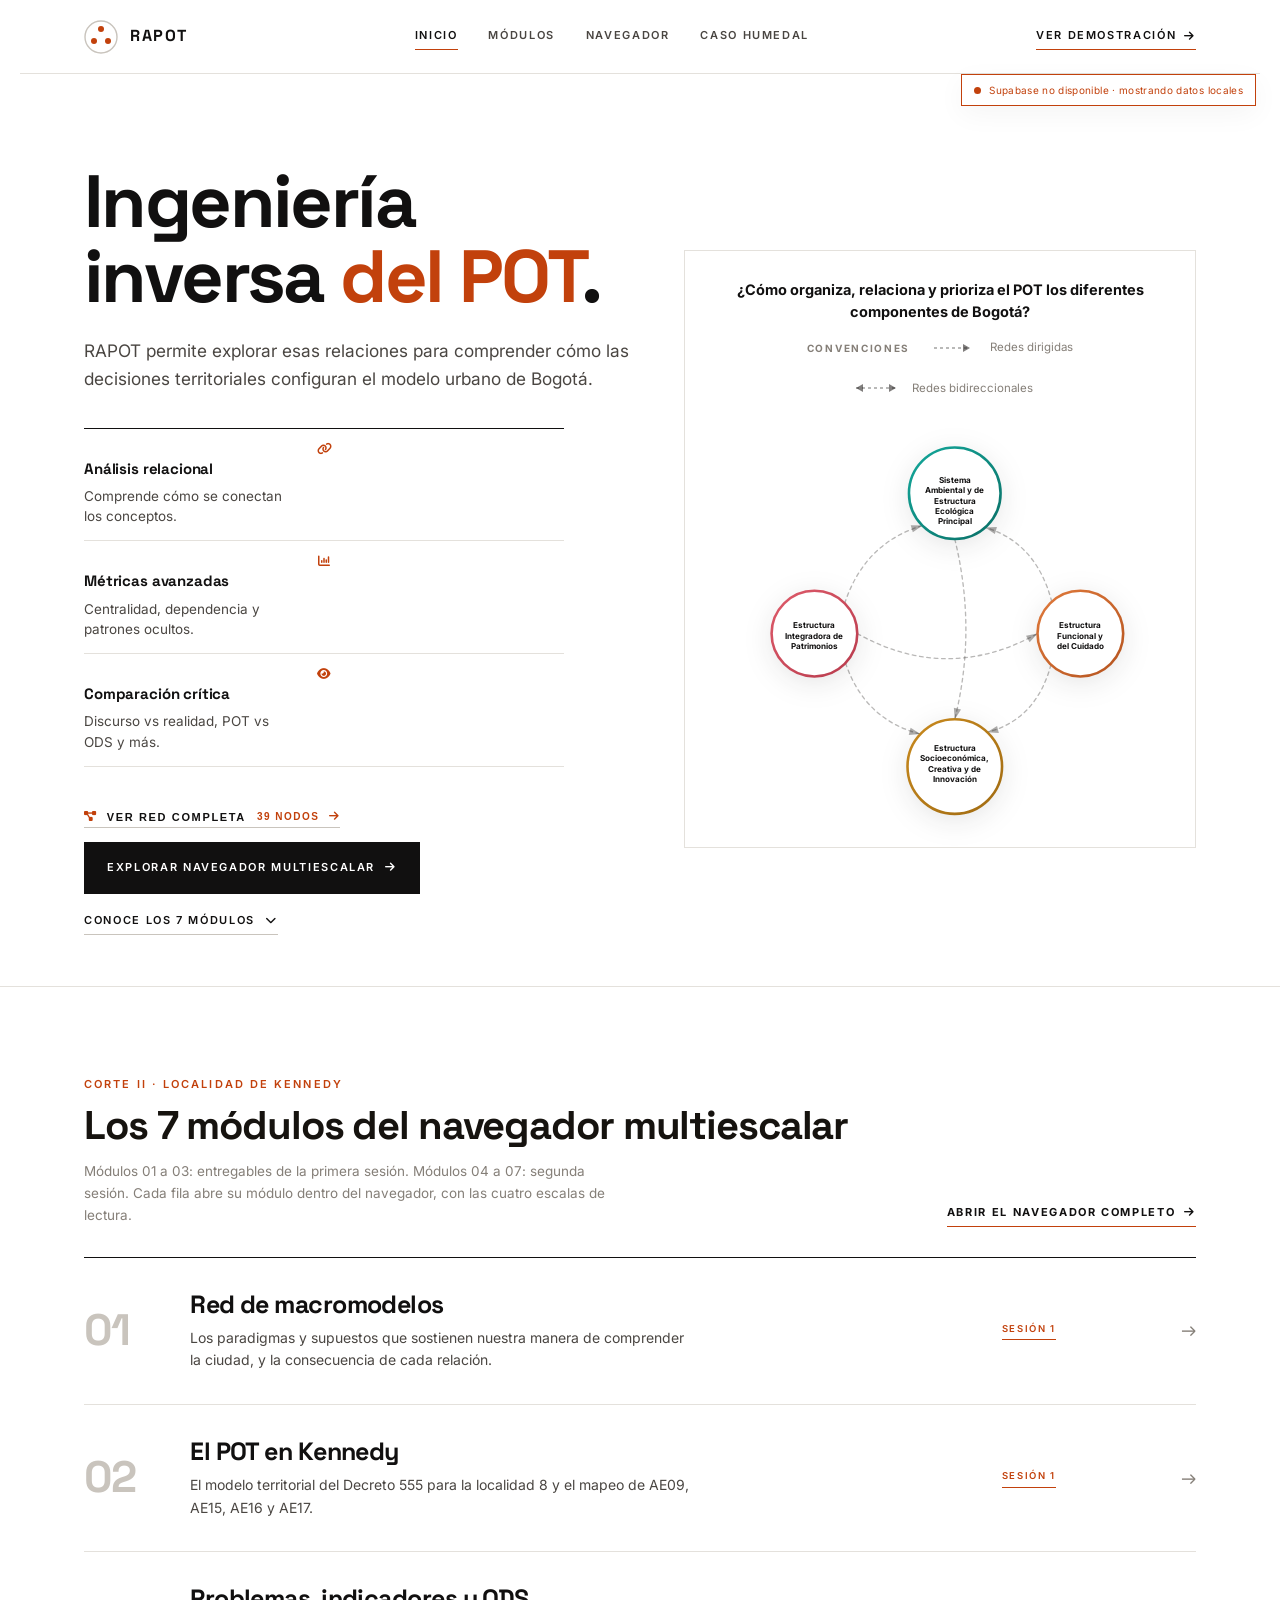
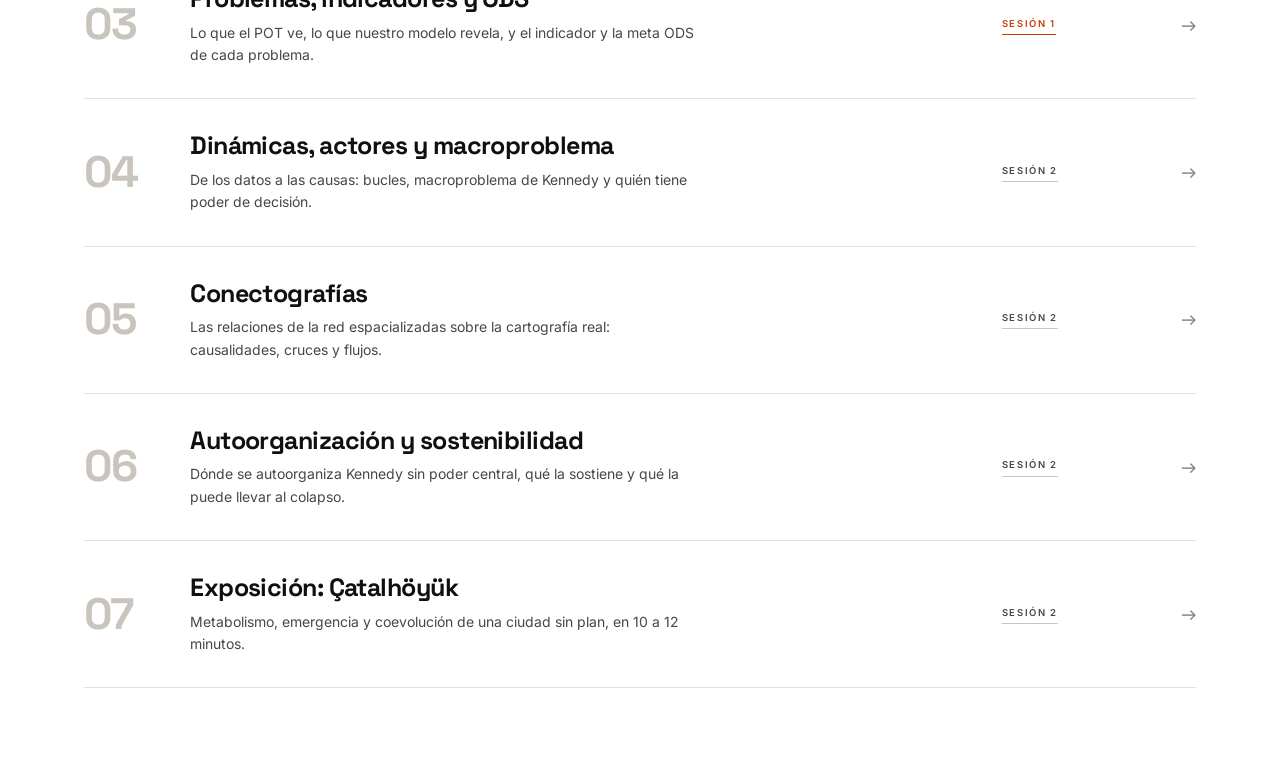
<file: index.html>
<!DOCTYPE html>
<html lang="es">
<head>
<meta charset="UTF-8">
<meta name="viewport" content="width=device-width, initial-scale=1.0">
<link rel="icon" href="data:image/svg+xml,%3Csvg xmlns='http://www.w3.org/2000/svg' viewBox='0 0 34 34'%3E%3Ccircle cx='17' cy='9' r='3' fill='%230f9488'/%3E%3Ccircle cx='10' cy='21' r='3' fill='%230f9488'/%3E%3Ccircle cx='24' cy='21' r='3' fill='%230f9488'/%3E%3C/svg%3E">
<title>RAPOT · La ciudad construida por relaciones</title>
<link rel="preconnect" href="https://fonts.googleapis.com">
<link href="https://fonts.googleapis.com/css2?family=Inter:wght@400;500;600;700;800&family=Space+Grotesk:wght@600;700;800&display=swap" rel="stylesheet">
<link rel="stylesheet" href="https://cdnjs.cloudflare.com/ajax/libs/font-awesome/6.4.0/css/all.min.css">
<link rel="stylesheet" href="./style.css?v=20260828-global-network">
  <link rel="stylesheet" href="site-theme.css?v=20260823">
</head>
<body id="top">

<!-- gradientes artísticos (paleta inspirada en infografía: teal, coral, gris, mostaza) compartidos por el diagrama principal y los popups de red -->
<svg width="0" height="0" style="position:absolute;overflow:hidden" aria-hidden="true">
  <defs>
    <linearGradient id="grad-green" x1="0" y1="0" x2="1" y2="1">
      <stop offset="0%" stop-color="#14a89b"></stop>
      <stop offset="100%" stop-color="#0a6f66"></stop>
    </linearGradient>
    <linearGradient id="grad-purple" x1="0" y1="0" x2="1" y2="1">
      <stop offset="0%" stop-color="#de5b6a"></stop>
      <stop offset="100%" stop-color="#b83b4d"></stop>
    </linearGradient>
    <linearGradient id="grad-blue" x1="0" y1="0" x2="1" y2="1">
      <stop offset="0%" stop-color="#e07a3c"></stop>
      <stop offset="100%" stop-color="#b5541f"></stop>
    </linearGradient>
    <linearGradient id="grad-yellow" x1="0" y1="0" x2="1" y2="1">
      <stop offset="0%" stop-color="#c98a1e"></stop>
      <stop offset="100%" stop-color="#a06b12"></stop>
    </linearGradient>
    <linearGradient id="grad-soporte" x1="0" y1="0" x2="1" y2="1">
      <stop offset="0%" stop-color="#b45309"></stop>
      <stop offset="100%" stop-color="#d1495b"></stop>
    </linearGradient>
    <linearGradient id="grad-resiliencia" x1="0" y1="0" x2="1" y2="1">
      <stop offset="0%" stop-color="#0f9488"></stop>
      <stop offset="100%" stop-color="#c2410c"></stop>
    </linearGradient>
    <!-- desenfoque usado por el "blob" orgánico que conecta los nodos en los popups de red -->
    <filter id="blob-blur" x="-60%" y="-60%" width="220%" height="220%">
      <feGaussianBlur stdDeviation="12"></feGaussianBlur>
    </filter>
  </defs>
</svg>

<header>
  <nav class="navbar">
    <div class="logo">
      <svg class="icon" viewBox="0 0 34 34" xmlns="http://www.w3.org/2000/svg">
        <circle cx="17" cy="17" r="16" fill="none" stroke="rgba(15,148,136,0.55)" stroke-width="1.4"/>
        <circle cx="17" cy="9"  r="3"></circle>
        <circle cx="10" cy="21" r="3"></circle>
        <circle cx="24" cy="21" r="3"></circle>
      </svg>
      <div class="text">
        <h1>RAPOT</h1>
      </div>
    </div>
    <ul class="menu">
      <li class="active"><a href="#top">INICIO</a></li>
      <li><a href="#modulos">MÓDULOS</a></li>
      <li><a href="./modulo-05.html">NAVEGADOR</a></li>
      <li><a href="./front/modulo-02/index.html">CASO HUMEDAL</a></li>
    </ul>
    <a class="demo" href="./demo.html" target="_blank" rel="noopener noreferrer">VER DEMOSTRACIÓN <i class="fa-solid fa-arrow-right"></i></a>
  </nav>
</header>

<div id="supabase-status" class="supabase-status" data-state="loading" role="status" aria-live="polite">
  <span class="supabase-status-dot" aria-hidden="true"></span>
  <span class="supabase-status-label">Conectando con Supabase…</span>
</div>

<section class="hero">
  <div class="hero-inner">

    <!-- LEFT: copy -->
    <div class="hero-copy">
      <h1>
        Ingeniería inversa <span class="grad">del POT</span>.
      </h1>

      <p class="lead">
        RAPOT permite explorar esas relaciones para comprender cómo las decisiones territoriales configuran el modelo urbano de Bogotá.
      </p>

      <div class="feature-grid">
        <div class="feature">
          <div class="f-icon"><i class="fa-solid fa-link"></i></div>
          <h3>Análisis relacional</h3>
          <p>Comprende cómo se conectan los conceptos.</p>
        </div>
        <div class="feature">
          <div class="f-icon"><i class="fa-solid fa-chart-column"></i></div>
          <h3>Métricas avanzadas</h3>
          <p>Centralidad, dependencia y patrones ocultos.</p>
        </div>
        <div class="feature">
          <div class="f-icon"><i class="fa-solid fa-eye"></i></div>
          <h3>Comparación crítica</h3>
          <p>Discurso vs realidad, POT vs ODS y más.</p>
        </div>
      </div>

      <div class="cta-row">
        <button id="open-global-network" class="btn-global-network" type="button"><i class="fa-solid fa-diagram-project" aria-hidden="true"></i> VER RED COMPLETA <span>39 nodos</span> <i class="fa-solid fa-arrow-right" aria-hidden="true"></i></button>
        <a class="btn-primary" href="./modulo-05.html">EXPLORAR NAVEGADOR MULTIESCALAR <i class="fa-solid fa-arrow-right"></i></a>
        <a class="btn-secondary" href="#modulos">CONOCE LOS 7 MÓDULOS <i class="fa-solid fa-chevron-down"></i></a>
      </div>
    </div>

    <!-- RIGHT: network diagram -->
    <div class="hero-visual">
     <div class="hero-visual-card">

      <p class="visual-question">¿Cómo organiza, relaciona y prioriza el POT los diferentes componentes de Bogotá?</p>

      <div class="legend">
        <span class="legend-title">Convenciones</span>
        <span class="legend-item">
          <svg class="leg-svg" viewBox="0 0 50 12" width="50" height="12" aria-hidden="true">
            <line x1="2" y1="6" x2="38" y2="6" stroke="rgba(23,20,18,0.4)" stroke-width="1.5" stroke-dasharray="3 3"></line>
            <path d="M38,6 L31,2 L31,10 Z" fill="rgba(23,20,18,0.55)"></path>
          </svg>
          Redes dirigidas
        </span>
        <span class="legend-item">
          <svg class="leg-svg" viewBox="0 0 56 12" width="56" height="12" aria-hidden="true">
            <line x1="8" y1="6" x2="48" y2="6" stroke="rgba(23,20,18,0.4)" stroke-width="1.5" stroke-dasharray="3 3"></line>
            <path d="M8,6 L15,2 L15,10 Z" fill="rgba(23,20,18,0.55)"></path>
            <path d="M48,6 L41,2 L41,10 Z" fill="rgba(23,20,18,0.55)"></path>
          </svg>
          Redes bidireccionales
        </span>
      </div>

      <svg viewBox="0 0 620 560" xmlns="http://www.w3.org/2000/svg" class="network-svg" id="network-svg">

        <!-- relations: each is clickable. Curves fan out from the centre, arrowhead sits in the open gap -->
        <g class="links">

          <!-- EEP (verde) -> ESECI (amarillo) -->
          <g class="link" data-relation="e1" tabindex="0" role="button" aria-label="Relación EEP a ESECI">
            <path class="link-hit" d="M344.7,170.2 Q375,295 345.1,417.8"></path>
            <path class="link-line" d="M344.7,170.2 Q375,295 345.1,417.8"></path>
            <path class="link-arrow" d="M-15,-5 L0,0 L-15,5 Z" transform="translate(345.1,417.8) rotate(103.7)"></path>
          </g>

          <!-- EIP (morado) -> EEP (verde) -->
          <g class="link" data-relation="e2" tabindex="0" role="button" aria-label="Relación EIP a EEP">
            <path class="link-hit" d="M159.2,245.3 Q189.7,158.4 271.4,130.2"></path>
            <path class="link-line" d="M159.2,245.3 Q189.7,158.4 271.4,130.2"></path>
            <path class="link-arrow" d="M-15,-5 L0,0 L-15,5 Z" transform="translate(271.4,130.2) rotate(-19.0)"></path>
          </g>

          <!-- EFC (azul) -> EEP (verde) -->
          <g class="link" data-relation="e3" tabindex="0" role="button" aria-label="Relación EFC a EEP">
            <path class="link-hit" d="M484.3,244.2 Q460.3,158.4 388.1,131.6"></path>
            <path class="link-line" d="M484.3,244.2 Q460.3,158.4 388.1,131.6"></path>
            <path class="link-arrow" d="M-15,-5 L0,0 L-15,5 Z" transform="translate(388.1,131.6) rotate(-159.6)"></path>
          </g>

          <!-- EFC (azul) -> ESECI (amarillo) -->
          <g class="link" data-relation="e4" tabindex="0" role="button" aria-label="Relación EFC a ESECI">
            <path class="link-hit" d="M483.8,355.7 Q460.3,436.6 390.7,459.8"></path>
            <path class="link-line" d="M483.8,355.7 Q460.3,436.6 390.7,459.8"></path>
            <path class="link-arrow" d="M-15,-5 L0,0 L-15,5 Z" transform="translate(390.7,459.8) rotate(161.6)"></path>
          </g>

          <!-- EIP (morado) -> EFC (azul) -->
          <g class="link" data-relation="e5" tabindex="0" role="button" aria-label="Relación EIP a EFC">
            <path class="link-hit" d="M191.3,327.1 Q320,395 448.7,327.1"></path>
            <path class="link-line" d="M191.3,327.1 Q320,395 448.7,327.1"></path>
            <path class="link-arrow" d="M-15,-5 L0,0 L-15,5 Z" transform="translate(448.7,327.1) rotate(-27.8)"></path>
          </g>

          <!-- EIP (morado) -> ESECI (amarillo) -->
          <g class="link" data-relation="e6" tabindex="0" role="button" aria-label="Relación EIP a ESECI">
            <path class="link-hit" d="M159.8,354.5 Q189.7,436.6 268.9,461.1"></path>
            <path class="link-line" d="M159.8,354.5 Q189.7,436.6 268.9,461.1"></path>
            <path class="link-arrow" d="M-15,-5 L0,0 L-15,5 Z" transform="translate(268.9,461.1) rotate(17.2)"></path>
          </g>

        </g>

        <!-- nodes (arrastrables). El grupo externo lo mueve la física de arrastre (transform);
             el grupo interno ".node-float" solo hace flotar visualmente el círculo con CSS,
             sin tocar el transform que controla el arrastre. -->
        <g class="node node-green" data-node="green" transform="translate(330,110)">
          <g class="node-float">
            <circle r="62"></circle>
            <text y="-14">Sistema<tspan x="0" dy="14">Ambiental y de</tspan><tspan x="0" dy="14">Estructura</tspan><tspan x="0" dy="14">Ecológica</tspan><tspan x="0" dy="14">Principal</tspan></text>
          </g>
        </g>

        <g class="node node-purple" data-node="purple" transform="translate(140,300)">
          <g class="node-float">
            <circle r="58"></circle>
            <text y="-7">Estructura<tspan x="0" dy="14">Integradora de</tspan><tspan x="0" dy="14">Patrimonios</tspan></text>
          </g>
        </g>

        <g class="node node-blue" data-node="blue" transform="translate(500,300)">
          <g class="node-float">
            <circle r="58"></circle>
            <text y="-7">Estructura<tspan x="0" dy="14">Funcional y</tspan><tspan x="0" dy="14">del Cuidado</tspan></text>
          </g>
        </g>

        <g class="node node-yellow" data-node="yellow" transform="translate(330,480)">
          <g class="node-float">
            <circle r="64"></circle>
            <text y="-21">Estructura<tspan x="0" dy="14">Socioeconómica,</tspan><tspan x="0" dy="14">Creativa y de</tspan><tspan x="0" dy="14">Innovación</tspan></text>
          </g>
        </g>
      </svg>
     </div>
    </div>

  </div>
</section>


<!-- ============ LOS 7 MÓDULOS DEL CORTE ============ -->
<section class="features" id="modulos">
  <div class="features-inner">
    <div class="features-head">
      <div>
        <p class="features-kicker">Corte II · Localidad de Kennedy</p>
        <h2>Los 7 módulos del navegador multiescalar</h2>
        <p class="features-sub">Módulos 01 a 03: entregables de la primera sesión. Módulos 04 a 07: segunda sesión.
        Cada fila abre su módulo dentro del navegador, con las cuatro escalas de lectura.</p>
      </div>
      <a class="features-cta" href="./modulo-05.html">Abrir el navegador completo <i class="fa-solid fa-arrow-right" aria-hidden="true"></i></a>
    </div>
    <nav class="module-index" aria-label="Los 7 módulos del corte">
      <a class="module-row" href="./modulo-05.html#m1">
        <span class="module-num">01</span>
        <span class="module-body">
          <h3>Red de macromodelos</h3>
          <p>Los paradigmas y supuestos que sostienen nuestra manera de comprender la ciudad, y la consecuencia de cada relación.</p>
        </span>
        <span class="module-sesion" data-sesion="1">Sesión 1</span>
        <span class="module-arrow" aria-hidden="true">&rarr;</span>
      </a>
      <a class="module-row" href="./modulo-05.html#m2">
        <span class="module-num">02</span>
        <span class="module-body">
          <h3>El POT en Kennedy</h3>
          <p>El modelo territorial del Decreto 555 para la localidad 8 y el mapeo de AE09, AE15, AE16 y AE17.</p>
        </span>
        <span class="module-sesion" data-sesion="1">Sesión 1</span>
        <span class="module-arrow" aria-hidden="true">&rarr;</span>
      </a>
      <a class="module-row" href="./modulo-05.html#m3">
        <span class="module-num">03</span>
        <span class="module-body">
          <h3>Problemas, indicadores y ODS</h3>
          <p>Lo que el POT ve, lo que nuestro modelo revela, y el indicador y la meta ODS de cada problema.</p>
        </span>
        <span class="module-sesion" data-sesion="1">Sesión 1</span>
        <span class="module-arrow" aria-hidden="true">&rarr;</span>
      </a>
      <a class="module-row" href="./modulo-05.html#m4">
        <span class="module-num">04</span>
        <span class="module-body">
          <h3>Dinámicas, actores y macroproblema</h3>
          <p>De los datos a las causas: bucles, macroproblema de Kennedy y quién tiene poder de decisión.</p>
        </span>
        <span class="module-sesion" data-sesion="2">Sesión 2</span>
        <span class="module-arrow" aria-hidden="true">&rarr;</span>
      </a>
      <a class="module-row" href="./modulo-05.html#m5">
        <span class="module-num">05</span>
        <span class="module-body">
          <h3>Conectografías</h3>
          <p>Las relaciones de la red espacializadas sobre la cartografía real: causalidades, cruces y flujos.</p>
        </span>
        <span class="module-sesion" data-sesion="2">Sesión 2</span>
        <span class="module-arrow" aria-hidden="true">&rarr;</span>
      </a>
      <a class="module-row" href="./modulo-05.html#m6">
        <span class="module-num">06</span>
        <span class="module-body">
          <h3>Autoorganización y sostenibilidad</h3>
          <p>Dónde se autoorganiza Kennedy sin poder central, qué la sostiene y qué la puede llevar al colapso.</p>
        </span>
        <span class="module-sesion" data-sesion="2">Sesión 2</span>
        <span class="module-arrow" aria-hidden="true">&rarr;</span>
      </a>
      <a class="module-row" href="./modulo-05.html#m7">
        <span class="module-num">07</span>
        <span class="module-body">
          <h3>Exposición: Çatalhöyük</h3>
          <p>Metabolismo, emergencia y coevolución de una ciudad sin plan, en 10 a 12 minutos.</p>
        </span>
        <span class="module-sesion" data-sesion="2">Sesión 2</span>
        <span class="module-arrow" aria-hidden="true">&rarr;</span>
      </a>
    </nav>
  </div>
</section>

<!-- ============ RED GLOBAL: todas las categorías y conexiones ============ -->
<div id="global-network-modal-overlay" class="redes-modal-overlay global-network-overlay" hidden>
  <section class="redes-modal global-network-modal" role="dialog" aria-modal="true" aria-labelledby="global-network-title">
    <button id="global-network-close" class="redes-modal-close" type="button" aria-label="Cerrar red completa">✕</button>
    <div class="redes-modal-header">
      <p class="global-network-kicker">RAPOT // Vista general</p>
      <h2 id="global-network-title">Red completa del POT</h2>
      <p id="global-network-subtitle" class="redes-modal-subtitle">39 categorías · todas las estructuras y conexiones</p>
    </div>
    <div class="global-network-toolbar" role="toolbar" aria-label="Controles de la red completa">
      <span><i class="fa-solid fa-arrows-up-down-left-right" aria-hidden="true"></i> Arrastra el lienzo para explorar toda la red</span>
      <div class="global-network-zoom-controls" role="group" aria-label="Zoom de la red completa">
        <button id="global-network-zoom-out" type="button" aria-label="Alejar red completa">−</button>
        <output id="global-network-zoom-level" aria-live="polite">120%</output>
        <button id="global-network-zoom-in" type="button" aria-label="Acercar red completa">+</button>
        <button id="global-network-zoom-reset" type="button" aria-label="Restablecer zoom de red completa">↺</button>
      </div>
    </div>
    <div class="global-network-body">
      <div id="global-network-canvas" class="global-network-canvas">
        <svg id="global-network-svg" class="global-network-svg" viewBox="0 0 2200 1500" role="img" aria-label="Red completa con las 39 categorías del POT">
          <defs>
            <marker id="global-network-arrow" viewBox="0 0 10 10" refX="9" refY="5" markerWidth="6" markerHeight="6" orient="auto-start-reverse"><path d="M 0 0 L 10 5 L 0 10 z"></path></marker>
          </defs>
          <g id="global-network-links"></g>
          <g id="global-network-nodes"></g>
          <g id="global-network-cluster-labels"></g>
        </svg>
      </div>
      <aside class="global-network-side-panel">
        <div class="redes-legend-card">
          <span class="redes-legend-card-title">Red global</span>
          <p class="global-network-description">Las cuatro estructuras se muestran juntas. Haz clic en cualquier categoría para abrir sus datos detallados.</p>
          <div class="global-network-stat"><strong>39</strong><span>categorías</span></div>
          <div class="global-network-stat"><strong>45</strong><span>conexiones</span></div>
        </div>
        <div class="redes-conventions-card">
          <span class="redes-legend-card-title">Estructuras</span>
          <div class="global-structure-key"><span class="global-key-dot global-key-green"></span> Ecológica Principal</div>
          <div class="global-structure-key"><span class="global-key-dot global-key-blue"></span> Funcional y del Cuidado</div>
          <div class="global-structure-key"><span class="global-key-dot global-key-yellow"></span> Socioeconómica, Creativa e Innovación</div>
          <div class="global-structure-key"><span class="global-key-dot global-key-purple"></span> Integradora de Patrimonios</div>
        </div>
      </aside>
    </div>
  </section>
</div>

<!-- ============ POPUP: redes por estructura ============ -->
<div id="redes-modal-overlay" class="redes-modal-overlay" hidden>
  <div class="redes-modal" role="dialog" aria-modal="true" aria-labelledby="redes-modal-title">
    <button class="redes-modal-close" type="button" aria-label="Cerrar">✕</button>

    <div class="redes-modal-header">
      <h2 id="redes-modal-title">Estructura</h2>
      <p class="redes-modal-subtitle">Modo Analítico // Nodos = 0</p>
    </div>

    <div class="redes-modal-body">
      <svg class="redes-network-svg" viewBox="0 0 800 600" xmlns="http://www.w3.org/2000/svg">
        <g class="redes-edges"></g>
        <g class="redes-nodes"></g>
      </svg>

      <aside class="redes-side-panel">
        <div class="redes-legend-card">
          <span class="redes-legend-card-title">Leyenda de Capas</span>
          <div class="redes-toggle-row">
            <span>Nodos Principales</span>
            <button class="redes-toggle is-on" type="button" data-toggle="nodes" role="switch" aria-checked="true"><span class="redes-toggle-knob"></span></button>
          </div>
          <div class="redes-toggle-row">
            <span>Conexiones Activas</span>
            <button class="redes-toggle is-on" type="button" data-toggle="edges" role="switch" aria-checked="true"><span class="redes-toggle-knob"></span></button>
          </div>
        </div>

        <div class="redes-conventions-card">
          <span class="redes-legend-card-title">Convenciones</span>
          <div class="redes-convention-item"><span class="redes-swatch redes-swatch-directa"></span>Directa</div>
          <div class="redes-convention-item"><span class="redes-swatch redes-swatch-indirecta"></span>Indirecta</div>
          <div class="redes-convention-item"><span class="redes-swatch redes-swatch-soporte"></span>Soporte</div>
          <div class="redes-convention-item"><span class="redes-swatch redes-swatch-resiliencia"></span>Resiliencia</div>
        </div>
      </aside>
    </div>
  </div>
</div>

<!-- ============ POP-UP INDEPENDIENTE DE ELEMENTOS POR CATEGORÍA ============ -->
<div id="items-modal-overlay" class="items-modal-overlay" hidden>
  <section class="items-modal" role="dialog" aria-modal="true" aria-labelledby="items-modal-title">
    <button id="items-modal-close" class="items-modal-close" type="button" aria-label="Cerrar listado">✕</button>
    <div class="items-modal-header">
      <div>
        <button id="items-modal-back" class="items-modal-back" type="button" hidden aria-label="Volver a la categoría principal">← Categoría principal</button>
        <p class="items-modal-kicker">Datos detallados // Supabase</p>
        <h2 id="items-modal-title">Elementos de la categoría</h2>
        <p id="items-modal-subtitle" class="items-modal-subtitle">Cargando elementos…</p>
      </div>
      <div id="items-modal-count" class="items-modal-count" aria-live="polite">0 elementos</div>
    </div>
    <div class="items-modal-content">
      <main class="items-modal-main">
        <div class="items-modal-toolbar">
          <label class="items-search-label" for="items-search">Buscar dentro de esta categoría</label>
          <input id="items-search" class="items-search" type="search" placeholder="Escribe un nombre…" autocomplete="off">
        </div>
        <div id="category-network-view" class="category-view" aria-label="Vista en red">
          <div class="category-network-toolbar">
            <span class="category-network-hint">Red distribuida · arrastra y haz zoom para leer cada nodo</span>
            <div class="category-zoom-controls" role="group" aria-label="Controles de zoom">
              <button type="button" data-zoom-action="out" aria-label="Alejar la red">−</button>
              <output id="category-zoom-level" aria-live="polite">100%</output>
              <button type="button" data-zoom-action="in" aria-label="Acercar la red">+</button>
              <button type="button" data-zoom-action="reset" aria-label="Restablecer zoom">↺</button>
            </div>
          </div>
          <div id="category-network-canvas" class="category-network-canvas">
            <svg id="category-network-svg" class="category-network-svg" viewBox="0 0 760 520" role="img" aria-label="Red distribuida de elementos de la categoría">
              <defs>
                <marker id="category-arrow" viewBox="0 0 10 10" refX="9" refY="5" markerWidth="5" markerHeight="5" orient="auto-start-reverse"><path d="M 0 0 L 10 5 L 0 10 z" fill="#a06b12"></path></marker>
              </defs>
              <g id="category-network-scene">
                <g id="category-network-links"></g>
                <g id="category-network-nodes"></g>
              </g>
            </svg>
          </div>
        </div>
        <div id="category-table-view" class="category-view category-table-view" hidden aria-label="Vista en tabla">
          <div class="items-list-table-wrap">
            <table class="items-data-table">
              <thead>
                <tr><th>#</th><th>Elemento</th><th>Hoja</th><th>Subcategoría</th></tr>
              </thead>
              <tbody id="items-list" aria-live="polite"></tbody>
            </table>
          </div>
        </div>
      </main>
      <aside class="items-side-panel" aria-label="Opciones de visualización">
        <p class="items-side-kicker">Representación</p>
        <button class="items-view-button is-active" type="button" data-category-view="network">
          <span class="items-view-icon">⌘</span>
          <span><strong>Vista en red</strong><small>Relaciones y nodos</small></span>
        </button>
        <button class="items-view-button" type="button" data-category-view="table">
          <span class="items-view-icon">▦</span>
          <span><strong>Vista en tabla</strong><small>Todos los registros</small></span>
        </button>
        <div class="items-side-note">Ambas vistas usan los mismos datos consultados en Supabase.</div>
      </aside>
    </div>
  </section>
</div>

<script src="./supabase-client.js?v=20260828-global-network" defer></script>
<script src="./category-items.js?v=20260828-global-network" defer></script>
<script src="./scripts.js?v=20260828-global-network" defer></script>
</body>
</html>
</file>
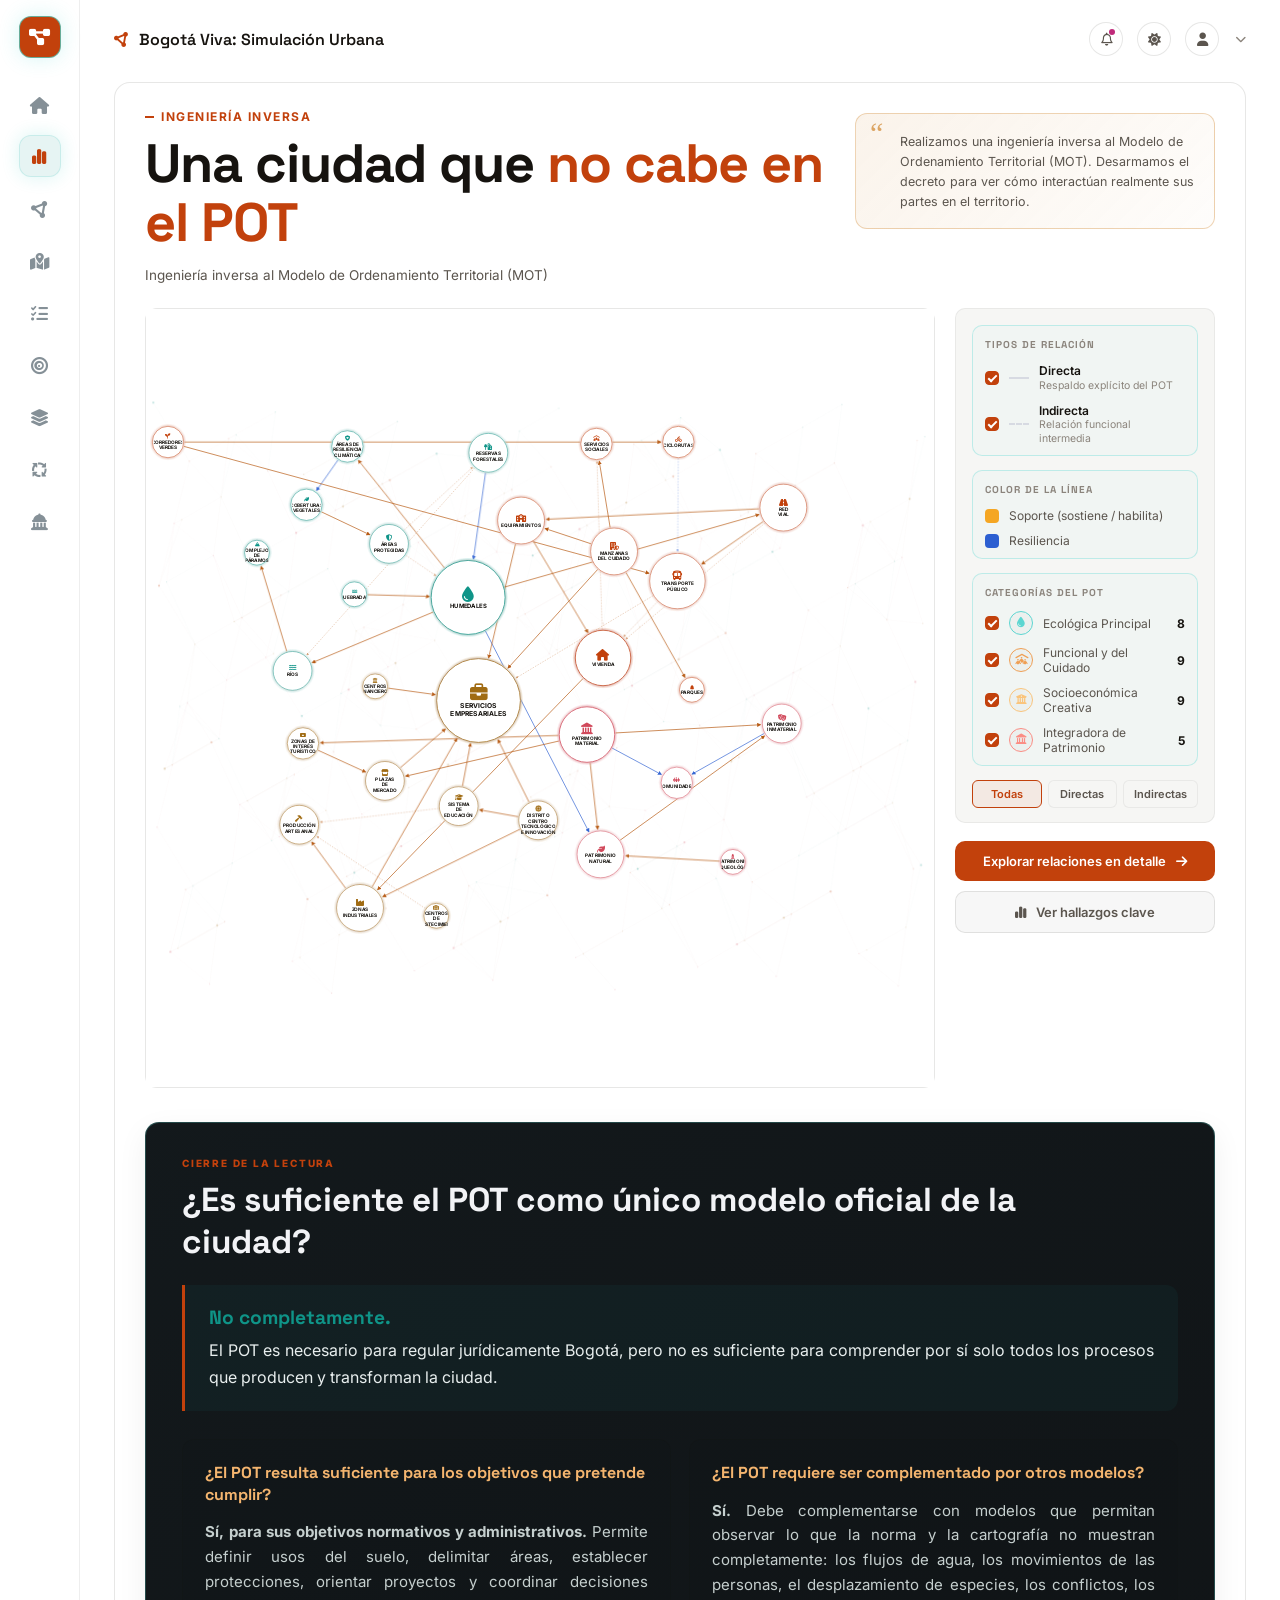
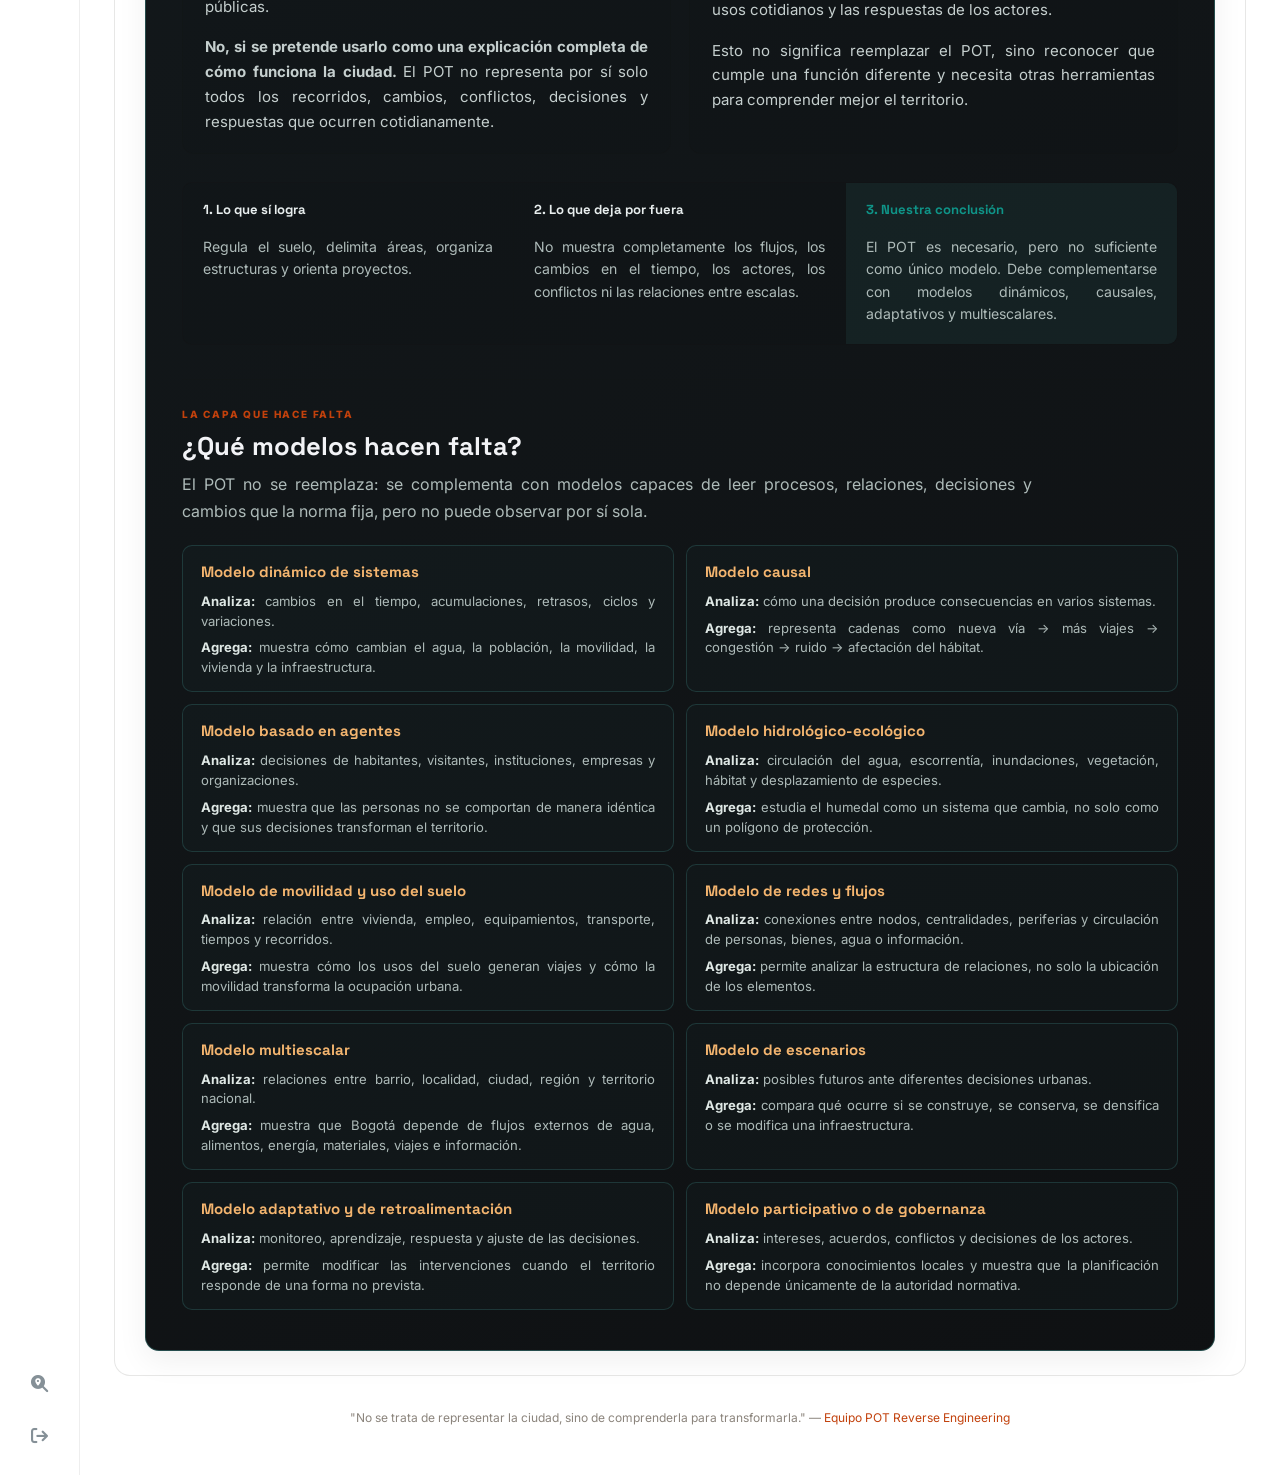
<file: front/modulo-02/index.html>
<!DOCTYPE html>
<html lang="es">
<head>
<meta charset="UTF-8">
<meta name="viewport" content="width=device-width, initial-scale=1.0">
<link rel="icon" href="data:image/svg+xml,%3Csvg xmlns='http://www.w3.org/2000/svg' viewBox='0 0 34 34'%3E%3Ccircle cx='17' cy='9' r='3' fill='%230f9488'/%3E%3Ccircle cx='10' cy='21' r='3' fill='%230f9488'/%3E%3Ccircle cx='24' cy='21' r='3' fill='%230f9488'/%3E%3C/svg%3E">
<title>RAPOT · Una ciudad que no cabe en el POT</title>
<link rel="preconnect" href="https://fonts.googleapis.com">
<link href="https://fonts.googleapis.com/css2?family=Inter:wght@400;500;600;700;800&family=Space+Grotesk:wght@500;600;700&display=swap" rel="stylesheet">
<link rel="stylesheet" href="https://cdnjs.cloudflare.com/ajax/libs/font-awesome/6.4.0/css/all.min.css">
<link rel="stylesheet" href="assets/css/modulo-02.css">
  <link rel="stylesheet" href="assets/css/site-theme.css?v=20260823">
  <link rel="stylesheet" href="assets/css/navigation-unified.css?v=20260824">
</head>
<body>
<div class="app">

          <aside class="sidebar sidebar-icons-only">
    <a class="brand-icon" href="../../index.html" title="RAPOT · Inicio" aria-label="Inicio"><i class="fa-solid fa-diagram-project"></i></a>
    <nav class="icon-nav" aria-label="Módulos">
      <a href="../../index.html" class="icon-nav-item" title="Inicio"><i class="fa-solid fa-house"></i></a>
      <a href="index.html" class="icon-nav-item active" title="Ingeniería inversa del POT (este módulo)"><i class="fa-solid fa-chart-simple"></i></a>
      <a href="../../modulo-05.html#m1" class="icon-nav-item" title="01 · Red de macromodelos"><i class="fa-solid fa-circle-nodes"></i></a>
      <a href="../../modulo-05.html#m2" class="icon-nav-item" title="02 · El POT en Kennedy"><i class="fa-solid fa-map-location-dot"></i></a>
      <a href="../../modulo-05.html#m3" class="icon-nav-item" title="03 · Problemas, indicadores y ODS"><i class="fa-solid fa-list-check"></i></a>
      <a href="../../modulo-05.html#m4" class="icon-nav-item" title="04 · Dinámicas, actores y macroproblema"><i class="fa-solid fa-bullseye"></i></a>
      <a href="../../modulo-05.html#m5" class="icon-nav-item" title="05 · Conectografías"><i class="fa-solid fa-layer-group"></i></a>
      <a href="../../modulo-05.html#m6" class="icon-nav-item" title="06 · Autoorganización y sostenibilidad"><i class="fa-solid fa-arrows-spin"></i></a>
      <a href="../../modulo-05.html#m7" class="icon-nav-item" title="07 · Exposición: Çatalhöyük"><i class="fa-solid fa-landmark-dome"></i></a>
    </nav>

    <div class="icon-nav-footer">
      <a href="../../modulo-05.html" class="icon-nav-item" title="Navegador multiescalar"><i class="fa-solid fa-magnifying-glass-location"></i></a>
      <a href="../../demo.html" class="icon-nav-item" title="Recorrido guiado"><i class="fa-solid fa-arrow-right-from-bracket"></i></a>
    </div>
  </aside>

  <main class="main">

    <div class="topbar">
      <div class="topbar-brand"><i class="fa-solid fa-circle-nodes"></i> Bogotá Viva: Simulación Urbana</div>
      <div class="topbar-actions">
        <div class="icon-btn"><i class="fa-regular fa-bell"></i><span class="dot"></span></div>
        <div class="icon-btn"><i class="fa-solid fa-sun"></i></div>
        <div class="icon-btn"><i class="fa-solid fa-user"></i></div>
        <i class="fa-solid fa-chevron-down topbar-chevron"></i>
      </div>
    </div>

    <!-- RED -->
    <div class="network-section">
      <div class="welcome welcome-with-quote">
        <div class="welcome-main">
          <div class="welcome-eyebrow">INGENIERÍA INVERSA</div>
          <h2><span class="h2-plain">Una ciudad que</span> <span class="h2-accent">no cabe en el POT</span></h2>
          <p class="welcome-sub">Ingeniería inversa al Modelo de Ordenamiento Territorial (MOT)</p>
        </div>
        <div class="quote-card welcome-quote-card">
          <div class="quote-mark">&ldquo;</div>
          <p>Realizamos una ingeniería inversa al Modelo de Ordenamiento Territorial (MOT). Desarmamos el decreto para ver cómo interactúan realmente sus partes en el territorio.</p>
        </div>
      </div>

      <div class="network-body">
        <div class="network-canvas">
          <svg id="networkViz" viewBox="0 0 2500 1820" preserveAspectRatio="xMidYMid meet"></svg>
        </div>

        <!-- VISTA AMPLIADA: red de Humedales. Sustituye la red principal en el mismo
             espacio mientras "Humedales" está seleccionado. Muestra la foto de la
             sub-red aportada por la usuaria con hotspots clicables sobre cada humedal. -->
        <div class="humedales-overlay" id="humedalesOverlay" style="display:none;">
          <div class="humedales-overlay-header">
            <div class="humedales-overlay-title-block">
              <div class="humedales-overlay-title">El POT no entiende los humedales como territorios dinámicos</div>
            </div>
            <div class="humedales-zoom-controls">
              <button class="humedales-zoom-btn" id="humedalesZoomOut" type="button" aria-label="Alejar">&minus;</button>
              <button class="humedales-zoom-btn" id="humedalesZoomReset" type="button" aria-label="Restablecer zoom">&#8859;</button>
              <button class="humedales-zoom-btn" id="humedalesZoomIn" type="button" aria-label="Acercar">&#43;</button>
            </div>
            <button class="humedales-overlay-close" id="humedalesOverlayClose" type="button" aria-label="Cerrar">&times;</button>
          </div>
          <div class="humedales-overlay-body" id="humedalesOverlayBody">
            <!-- imagen + hotspots + ficha lateral se generan dinámicamente -->
          </div>
        </div>

        <!-- VISTA AMPLIADA: plano de movilidad. Sustituye la red principal, igual
             que el overlay de humedales, tras la animación de "Ver hallazgos clave". -->
        <div class="movilidad-overlay" id="movilidadOverlay" style="display:none;">
          <div class="movilidad-overlay-header">
            <div class="movilidad-overlay-title">El POT no evalúa cómo se mueve la ciudad</div>
            <button class="humedales-overlay-close" id="movilidadOverlayClose" type="button" aria-label="Cerrar">&times;</button>
          </div>
          <div class="movilidad-overlay-body" id="movilidadOverlayBody">
            <!-- imagen + líneas neón + hotspots clicables se generan dinámicamente -->
          </div>
          <div class="movilidad-overlay-footer">
            <div class="movilidad-nota-naranja">
              <p>El POT formula un modelo concreto, propone un sistema multimodal, una ciudad de proximidad y grandes proyectos como el Metro, los Regiotram, los cables y las ciclorrutas. Sin embargo, esa relación aparece representada principalmente mediante infraestructuras, localizaciones, líneas, estaciones y metas de tiempo.</p>
              <p>Y muestra qué componentes deben conectarse y qué proyectos deberían producir esa conexión, pero representa de manera mucho más limitada el funcionamiento cotidiano de la movilidad: quién se desplaza, a qué hora, con qué frecuencia, mediante cuántos transbordos, con qué tiempo de espera, bajo qué condiciones de congestión y con qué desigualdad de acceso.</p>
            </div>
            <button type="button" class="movilidad-conclusion-btn" id="movilidadConclusionBtn">
              <i class="fa-solid fa-circle-info"></i> Ver conclusión de la red de movilidad
            </button>
          </div>
        </div>

        <div class="network-sidebar" style="position:relative">
          <aside class="network-legend" id="networkLegend">
            <div class="legend-section-box">
              <div class="legend-title">Tipos de relación</div>
              <label class="legend-item" data-mode="type" data-type="directa">
                <input type="checkbox" checked><span class="legend-swatch swatch-directa-neutral"></span>
                <span class="legend-text"><strong>Directa</strong><small>Respaldo explícito del POT</small></span>
              </label>
              <label class="legend-item" data-mode="type" data-type="indirecta">
                <input type="checkbox" checked><span class="legend-swatch swatch-indirecta-neutral"></span>
                <span class="legend-text"><strong>Indirecta</strong><small>Relación funcional intermedia</small></span>
              </label>
            </div>

            <div class="legend-section-box">
              <div class="legend-title">Color de la línea</div>
              <div class="legend-static-item"><span class="legend-swatch" style="background:#f5a623;border-color:#f5a623;"></span> Soporte (sostiene / habilita)</div>
              <div class="legend-static-item"><span class="legend-swatch" style="background:#2c5fd1;border-color:#2c5fd1;"></span> Resiliencia</div>
            </div>

            <div class="legend-section-box">
              <div class="legend-title">Categorías del POT</div>
              <label class="legend-item cat-item" data-mode="cat" data-cat="e1">
                <input type="checkbox" checked>
                <span class="cat-icon" style="color:#5cd6d1;border-color:#5cd6d1;"><i class="fa-solid fa-droplet"></i></span>
                <span class="cat-name">Ecológica Principal</span>
                <span class="cat-count" id="struct-e1"></span>
              </label>
              <label class="legend-item cat-item" data-mode="cat" data-cat="e2">
                <input type="checkbox" checked>
                <span class="cat-icon" style="color:#ef9f54;border-color:#ef9f54;"><i class="fa-solid fa-people-roof"></i></span>
                <span class="cat-name">Funcional y del Cuidado</span>
                <span class="cat-count" id="struct-e2"></span>
              </label>
              <label class="legend-item cat-item" data-mode="cat" data-cat="e3">
                <input type="checkbox" checked>
                <span class="cat-icon" style="color:#fac47b;border-color:#fac47b;"><i class="fa-solid fa-building-columns"></i></span>
                <span class="cat-name">Socioeconómica Creativa</span>
                <span class="cat-count" id="struct-e3"></span>
              </label>
              <label class="legend-item cat-item" data-mode="cat" data-cat="e4">
                <input type="checkbox" checked>
                <span class="cat-icon" style="color:#fb8d84;border-color:#fb8d84;"><i class="fa-solid fa-landmark"></i></span>
                <span class="cat-name">Integradora de Patrimonio</span>
                <span class="cat-count" id="struct-e4"></span>
              </label>
            </div>

            <div class="legend-footer-row">
              <button class="control-btn active" onclick="filterNetwork('all')">Todas</button>
              <button class="control-btn" onclick="filterNetwork('directa')">Directas</button>
              <button class="control-btn" onclick="filterNetwork('indirecta')">Indirectas</button>
            </div>
          </aside>

          <div class="network-sidebar-actions" id="networkSidebarActions">
            <button class="btn-primary" id="btnExplorarRelaciones">Explorar relaciones en detalle <i class="fa-solid fa-arrow-right"></i></button>
            <button class="btn-secondary" id="btnVerHallazgos"><i class="fa-solid fa-chart-simple"></i> Ver hallazgos clave</button>
          </div>

          <!-- Panel de conclusión del zoom de humedales: vive en el sidebar,
               reemplaza a la leyenda mientras el overlay está abierto. -->
          <!-- Panel del zoom "El POT no evalúa cómo se mueve la ciudad": vive en el
               sidebar y solo se muestra mientras ese overlay está abierto. Editar
               aquí NO afecta al panel de la red inicial. -->
          <div class="humedal-ramsar-float" id="movilidadPanelLateral" style="display:none">
            <div style="display:inline-flex; align-items:center; gap:7px; margin-bottom:11px; padding:5px 11px; border:1.5px solid #ff9d2e; border-radius:8px; color:#ff9d2e; font-size:13px; font-weight:700; letter-spacing:.03em; box-shadow:0 0 0 1px rgba(255,157,46,.18), 0 0 14px -2px rgba(255,157,46,.55); text-shadow:0 0 8px rgba(255,157,46,.45)"><i class="fa-solid fa-chart-simple"></i> Hallazgo principal</div>
            <div class="humedal-caso-cita" style="text-align:justify">El POT proyecta el sistema de movilidad como un conjunto de trazados y equipamientos, pero no mide cómo se mueve realmente la ciudad.</div>
            <div class="humedal-caso-pagina" style="text-align:justify">Las líneas y los círculos del plano indican dónde llegará la infraestructura, no los tiempos de viaje, los transbordos, los desplazamientos de cuidado ni los recorridos que la gente ya hace todos los días.</div>
          </div>

          <div class="humedal-ramsar-float" id="humedalRamsarFloat" style="display:none">
            <div style="display:inline-flex; align-items:center; gap:7px; margin-bottom:11px; padding:5px 11px; border:1.5px solid #ff9d2e; border-radius:8px; color:#ff9d2e; font-size:13px; font-weight:700; letter-spacing:.03em; box-shadow:0 0 0 1px rgba(255,157,46,.18), 0 0 14px -2px rgba(255,157,46,.55); text-shadow:0 0 8px rgba(255,157,46,.45); width:221px; height:31px"><i class="fa-solid fa-chart-simple"></i> Hallazgo principal</div>
            <div class="humedal-caso-cita" style="text-align:justify">El POT reconoce quince humedales, pero no los desarrolla todos con el mismo nivel de detalle. Algunos aparecen con nombre propio y se vuelven casos específicos; otros permanecen dentro de la categoría general.</div>
            <div class="humedal-caso-pagina" style="text-align:justify">La cartografía fija un polígono de protección, pero no muestra los <button type="button" class="humedales-gesto-inline" data-src="assets/humedales/gesto-2.png">recorridos de las especies</button>, las <button type="button" class="humedales-gesto-inline" data-src="assets/humedales/gesto-3.png">relaciones ecológicas</button>, los <button type="button" class="humedales-gesto-inline" data-src="assets/humedales/gesto-1.png">usos comunitarios</button> ni las presiones que atraviesan el límite del humedal. El POT no los comprende plenamente como ecosistemas que se transforman en el tiempo.</div>
          </div>
                </div>
      </div>
      <section class="red-principal-reflexion" aria-labelledby="pot-modelo-oficial-title">
        <div class="reflection-kicker">CIERRE DE LA LECTURA</div>
        <h2 id="pot-modelo-oficial-title">¿Es suficiente el POT como único modelo oficial de la ciudad?</h2>
        <div class="reflection-answer">
          <strong>No completamente.</strong>
          <p>El POT es necesario para regular jurídicamente Bogotá, pero no es suficiente para comprender por sí solo todos los procesos que producen y transforman la ciudad.</p>
        </div>

        <div class="reflection-copy-grid">
          <article class="reflection-copy-block">
            <h3>¿El POT resulta suficiente para los objetivos que pretende cumplir?</h3>
            <p><strong>Sí, para sus objetivos normativos y administrativos.</strong> Permite definir usos del suelo, delimitar áreas, establecer protecciones, orientar proyectos y coordinar decisiones públicas.</p>
            <p><strong>No, si se pretende usarlo como una explicación completa de cómo funciona la ciudad.</strong> El POT no representa por sí solo todos los recorridos, cambios, conflictos, decisiones y respuestas que ocurren cotidianamente.</p>
          </article>
          <article class="reflection-copy-block">
            <h3>¿El POT requiere ser complementado por otros modelos?</h3>
            <p><strong>Sí.</strong> Debe complementarse con modelos que permitan observar lo que la norma y la cartografía no muestran completamente: los flujos de agua, los movimientos de las personas, el desplazamiento de especies, los conflictos, los usos cotidianos y las respuestas de los actores.</p>
            <p>Esto no significa reemplazar el POT, sino reconocer que cumple una función diferente y necesita otras herramientas para comprender mejor el territorio.</p>
          </article>
        </div>

        <div class="reflection-three-columns" aria-label="Qué logra, qué deja fuera y conclusión">
          <article>
            <div class="reflection-column-label">1. Lo que sí logra</div>
            <p>Regula el suelo, delimita áreas, organiza estructuras y orienta proyectos.</p>
          </article>
          <article>
            <div class="reflection-column-label">2. Lo que deja por fuera</div>
            <p>No muestra completamente los flujos, los cambios en el tiempo, los actores, los conflictos ni las relaciones entre escalas.</p>
          </article>
          <article class="reflection-conclusion-column">
            <div class="reflection-column-label">3. Nuestra conclusión</div>
            <p>El POT es necesario, pero no suficiente como único modelo. Debe complementarse con modelos dinámicos, causales, adaptativos y multiescalares.</p>
          </article>
        </div>

        <div class="models-needed">
          <div class="reflection-kicker">LA CAPA QUE HACE FALTA</div>
          <h3>¿Qué modelos hacen falta?</h3>
          <p class="models-intro">El POT no se reemplaza: se complementa con modelos capaces de leer procesos, relaciones, decisiones y cambios que la norma fija, pero no puede observar por sí sola.</p>
          <div class="models-mosaic">
            <article class="model-needed-card"><h4>Modelo dinámico de sistemas</h4><p><strong>Analiza:</strong> cambios en el tiempo, acumulaciones, retrasos, ciclos y variaciones.</p><p><strong>Agrega:</strong> muestra cómo cambian el agua, la población, la movilidad, la vivienda y la infraestructura.</p></article>
            <article class="model-needed-card"><h4>Modelo causal</h4><p><strong>Analiza:</strong> cómo una decisión produce consecuencias en varios sistemas.</p><p><strong>Agrega:</strong> representa cadenas como nueva vía → más viajes → congestión → ruido → afectación del hábitat.</p></article>
            <article class="model-needed-card"><h4>Modelo basado en agentes</h4><p><strong>Analiza:</strong> decisiones de habitantes, visitantes, instituciones, empresas y organizaciones.</p><p><strong>Agrega:</strong> muestra que las personas no se comportan de manera idéntica y que sus decisiones transforman el territorio.</p></article>
            <article class="model-needed-card"><h4>Modelo hidrológico-ecológico</h4><p><strong>Analiza:</strong> circulación del agua, escorrentía, inundaciones, vegetación, hábitat y desplazamiento de especies.</p><p><strong>Agrega:</strong> estudia el humedal como un sistema que cambia, no solo como un polígono de protección.</p></article>
            <article class="model-needed-card"><h4>Modelo de movilidad y uso del suelo</h4><p><strong>Analiza:</strong> relación entre vivienda, empleo, equipamientos, transporte, tiempos y recorridos.</p><p><strong>Agrega:</strong> muestra cómo los usos del suelo generan viajes y cómo la movilidad transforma la ocupación urbana.</p></article>
            <article class="model-needed-card"><h4>Modelo de redes y flujos</h4><p><strong>Analiza:</strong> conexiones entre nodos, centralidades, periferias y circulación de personas, bienes, agua o información.</p><p><strong>Agrega:</strong> permite analizar la estructura de relaciones, no solo la ubicación de los elementos.</p></article>
            <article class="model-needed-card"><h4>Modelo multiescalar</h4><p><strong>Analiza:</strong> relaciones entre barrio, localidad, ciudad, región y territorio nacional.</p><p><strong>Agrega:</strong> muestra que Bogotá depende de flujos externos de agua, alimentos, energía, materiales, viajes e información.</p></article>
            <article class="model-needed-card"><h4>Modelo de escenarios</h4><p><strong>Analiza:</strong> posibles futuros ante diferentes decisiones urbanas.</p><p><strong>Agrega:</strong> compara qué ocurre si se construye, se conserva, se densifica o se modifica una infraestructura.</p></article>
            <article class="model-needed-card"><h4>Modelo adaptativo y de retroalimentación</h4><p><strong>Analiza:</strong> monitoreo, aprendizaje, respuesta y ajuste de las decisiones.</p><p><strong>Agrega:</strong> permite modificar las intervenciones cuando el territorio responde de una forma no prevista.</p></article>
            <article class="model-needed-card"><h4>Modelo participativo o de gobernanza</h4><p><strong>Analiza:</strong> intereses, acuerdos, conflictos y decisiones de los actores.</p><p><strong>Agrega:</strong> incorpora conocimientos locales y muestra que la planificación no depende únicamente de la autoridad normativa.</p></article>
          </div>
        </div>
      </section>
    </div>
    <!-- PANEL DE INFO: ARISTA -->
    <div class="edge-info-panel" id="edgeInfoPanel">
      <div class="edge-info-header">
        <span id="edgeInfoTitle">Relación</span>
        <button class="edge-info-close" id="edgeInfoClose" type="button" aria-label="Cerrar">&times;</button>
      </div>
      <div class="edge-info-type" id="edgeInfoType"></div>
      <div id="edgeInfoFuente" style="margin-bottom:10px;"></div>
      <div class="edge-info-quote" id="edgeInfoQuote"></div>
      <div class="edge-info-analisis" id="edgeInfoAnalisis"></div>
      <div class="edge-info-page" id="edgeInfoPage"></div>
    </div>

    <!-- PANEL DE INFO: NODO -->
    <div class="edge-info-panel node-info-panel" id="nodeInfoPanel">
      <div class="edge-info-header">
        <span id="nodeInfoTitle">Componente</span>
        <button class="edge-info-close" id="nodeInfoClose" type="button" aria-label="Cerrar">&times;</button>
      </div>
      <div class="edge-info-type" id="nodeInfoStruct"></div>
      <div id="nodeInfoFuente" style="margin-bottom:10px;"></div>
      <div class="edge-info-page" id="nodeInfoArticulo" style="margin-bottom:8px; color:#fff !important;"></div>
      <div class="edge-info-quote" id="nodeInfoQuote" style="color:#fff !important;"></div>
      <div class="edge-info-analisis" id="nodeInfoNota" style="color:#fff !important;"></div>
      <div class="node-info-schematic-map" id="nodeInfoSchematicMap" style="display:none;"></div>
      <div class="node-info-mapa" id="nodeInfoMapaWrap" style="display:none;">
        <a id="nodeInfoMapa" href="#" target="_blank" rel="noopener"><i class="fa-solid fa-map-location-dot"></i> Ver cartografía / geoportal oficial</a>
      </div>
    </div>

    <footer>
      "No se trata de representar la ciudad, sino de comprenderla para transformarla." — <span>Equipo POT Reverse Engineering</span>
    </footer>

  </main>

</div>

<script src="assets/js/modulo-02.js"></script>

</body>
</html>
</file>
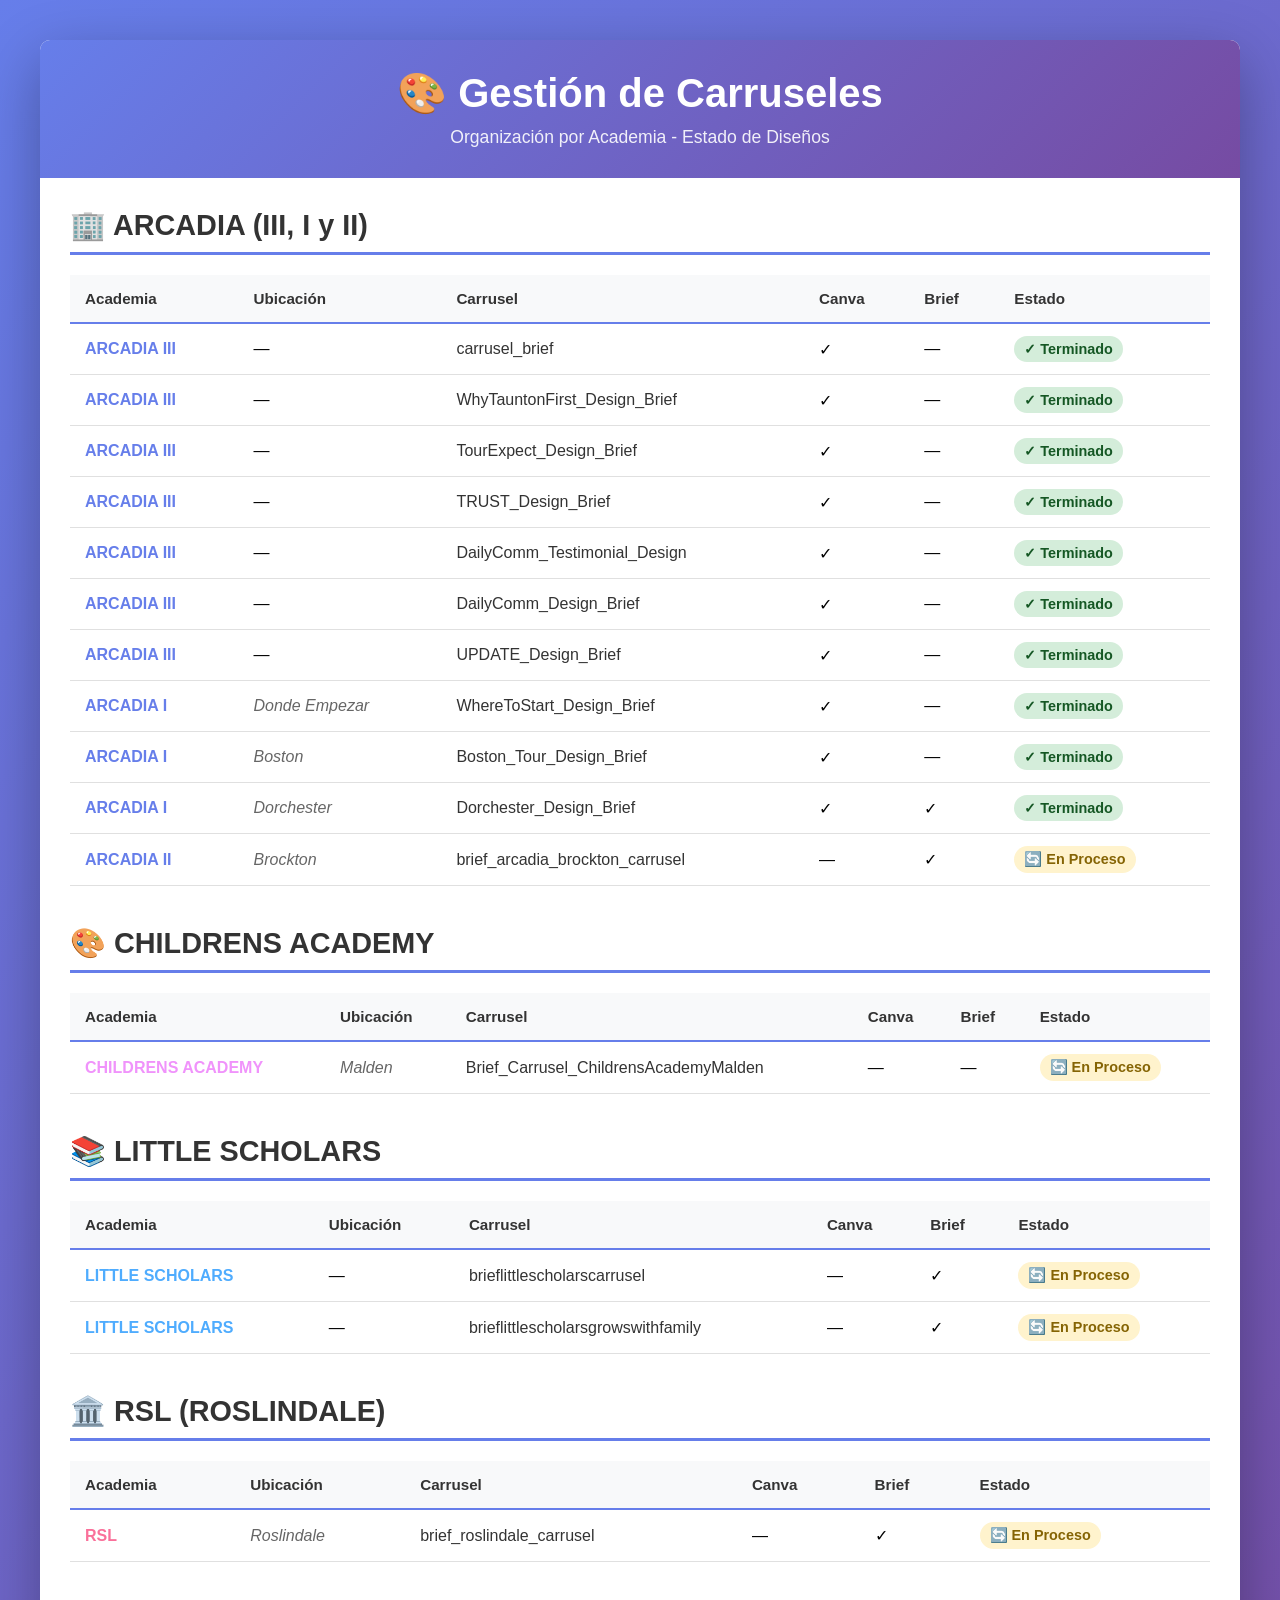
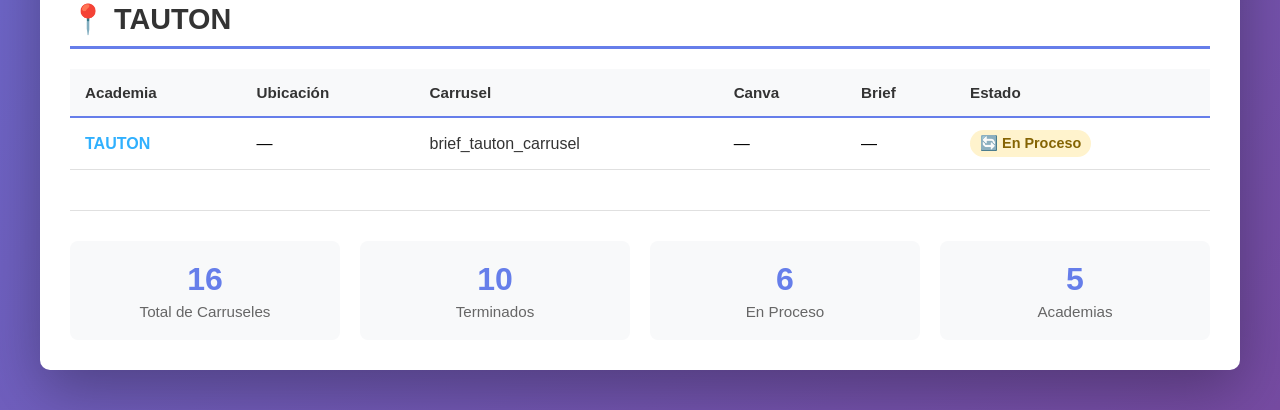
<file: carruseles-tabla.html>
<!DOCTYPE html>
<html lang="es">
<head>
    <meta charset="UTF-8">
    <meta name="viewport" content="width=device-width, initial-scale=1.0">
    <title>Carruseles - Tabla Organizada</title>
    <style>
        * {
            margin: 0;
            padding: 0;
            box-sizing: border-box;
        }

        body {
            font-family: 'Segoe UI', Tahoma, Geneva, Verdana, sans-serif;
            background: linear-gradient(135deg, #667eea 0%, #764ba2 100%);
            padding: 40px 20px;
            min-height: 100vh;
        }

        .container {
            max-width: 1200px;
            margin: 0 auto;
            background: white;
            border-radius: 10px;
            box-shadow: 0 20px 60px rgba(0,0,0,0.3);
            overflow: hidden;
        }

        .header {
            background: linear-gradient(135deg, #667eea 0%, #764ba2 100%);
            color: white;
            padding: 30px;
            text-align: center;
        }

        .header h1 {
            font-size: 2.5em;
            margin-bottom: 10px;
        }

        .header p {
            opacity: 0.9;
            font-size: 1.1em;
        }

        .content {
            padding: 30px;
        }

        .section {
            margin-bottom: 40px;
        }

        .section-title {
            font-size: 1.8em;
            color: #333;
            margin-bottom: 20px;
            padding-bottom: 10px;
            border-bottom: 3px solid #667eea;
            display: flex;
            align-items: center;
            gap: 10px;
        }

        table {
            width: 100%;
            border-collapse: collapse;
            margin-bottom: 20px;
        }

        thead {
            background-color: #f8f9fa;
            border-bottom: 2px solid #667eea;
        }

        th {
            padding: 15px;
            text-align: left;
            font-weight: 600;
            color: #333;
            font-size: 0.95em;
        }

        td {
            padding: 12px 15px;
            border-bottom: 1px solid #e0e0e0;
        }

        tbody tr:hover {
            background-color: #f5f5f5;
        }

        .estado-terminado {
            background-color: #d4edda;
            color: #155724;
            padding: 5px 10px;
            border-radius: 20px;
            font-weight: 600;
            display: inline-block;
            font-size: 0.9em;
        }

        .estado-proceso {
            background-color: #fff3cd;
            color: #856404;
            padding: 5px 10px;
            border-radius: 20px;
            font-weight: 600;
            display: inline-block;
            font-size: 0.9em;
        }

        .academia-arcadia {
            color: #667eea;
            font-weight: 600;
        }

        .academia-childrens {
            color: #f093fb;
            font-weight: 600;
        }

        .academia-scholars {
            color: #4facfe;
            font-weight: 600;
        }

        .academia-rsl {
            color: #fa709a;
            font-weight: 600;
        }

        .academia-tauton {
            color: #30b0fe;
            font-weight: 600;
        }

        .ubicacion {
            color: #666;
            font-style: italic;
        }

        .nombre-carrusel {
            font-weight: 500;
            color: #333;
        }

        .stats {
            display: grid;
            grid-template-columns: repeat(auto-fit, minmax(150px, 1fr));
            gap: 20px;
            margin-top: 30px;
            padding-top: 30px;
            border-top: 1px solid #e0e0e0;
        }

        .stat-box {
            text-align: center;
            padding: 20px;
            background: #f8f9fa;
            border-radius: 8px;
        }

        .stat-number {
            font-size: 2em;
            font-weight: bold;
            color: #667eea;
        }

        .stat-label {
            color: #666;
            margin-top: 5px;
            font-size: 0.95em;
        }
    </style>
</head>
<body>
    <div class="container">
        <div class="header">
            <h1>🎨 Gestión de Carruseles</h1>
            <p>Organización por Academia - Estado de Diseños</p>
        </div>

        <div class="content">
            <!-- ARCADIA -->
            <div class="section">
                <h2 class="section-title">🏢 ARCADIA (III, I y II)</h2>
                <table>
                    <thead>
                        <tr>
                            <th>Academia</th>
                            <th>Ubicación</th>
                            <th>Carrusel</th>
                            <th>Canva</th>
                            <th>Brief</th>
                            <th>Estado</th>
                        </tr>
                    </thead>
                    <tbody>
                        <tr>
                            <td><span class="academia-arcadia">ARCADIA III</span></td>
                            <td>—</td>
                            <td class="nombre-carrusel">carrusel_brief</td>
                            <td>✓</td>
                            <td>—</td>
                            <td><span class="estado-terminado">✓ Terminado</span></td>
                        </tr>
                        <tr>
                            <td><span class="academia-arcadia">ARCADIA III</span></td>
                            <td>—</td>
                            <td class="nombre-carrusel">WhyTauntonFirst_Design_Brief</td>
                            <td>✓</td>
                            <td>—</td>
                            <td><span class="estado-terminado">✓ Terminado</span></td>
                        </tr>
                        <tr>
                            <td><span class="academia-arcadia">ARCADIA III</span></td>
                            <td>—</td>
                            <td class="nombre-carrusel">TourExpect_Design_Brief</td>
                            <td>✓</td>
                            <td>—</td>
                            <td><span class="estado-terminado">✓ Terminado</span></td>
                        </tr>
                        <tr>
                            <td><span class="academia-arcadia">ARCADIA III</span></td>
                            <td>—</td>
                            <td class="nombre-carrusel">TRUST_Design_Brief</td>
                            <td>✓</td>
                            <td>—</td>
                            <td><span class="estado-terminado">✓ Terminado</span></td>
                        </tr>
                        <tr>
                            <td><span class="academia-arcadia">ARCADIA III</span></td>
                            <td>—</td>
                            <td class="nombre-carrusel">DailyComm_Testimonial_Design</td>
                            <td>✓</td>
                            <td>—</td>
                            <td><span class="estado-terminado">✓ Terminado</span></td>
                        </tr>
                        <tr>
                            <td><span class="academia-arcadia">ARCADIA III</span></td>
                            <td>—</td>
                            <td class="nombre-carrusel">DailyComm_Design_Brief</td>
                            <td>✓</td>
                            <td>—</td>
                            <td><span class="estado-terminado">✓ Terminado</span></td>
                        </tr>
                        <tr>
                            <td><span class="academia-arcadia">ARCADIA III</span></td>
                            <td>—</td>
                            <td class="nombre-carrusel">UPDATE_Design_Brief</td>
                            <td>✓</td>
                            <td>—</td>
                            <td><span class="estado-terminado">✓ Terminado</span></td>
                        </tr>
                        <tr>
                            <td><span class="academia-arcadia">ARCADIA I</span></td>
                            <td class="ubicacion">Donde Empezar</td>
                            <td class="nombre-carrusel">WhereToStart_Design_Brief</td>
                            <td>✓</td>
                            <td>—</td>
                            <td><span class="estado-terminado">✓ Terminado</span></td>
                        </tr>
                        <tr>
                            <td><span class="academia-arcadia">ARCADIA I</span></td>
                            <td class="ubicacion">Boston</td>
                            <td class="nombre-carrusel">Boston_Tour_Design_Brief</td>
                            <td>✓</td>
                            <td>—</td>
                            <td><span class="estado-terminado">✓ Terminado</span></td>
                        </tr>
                        <tr>
                            <td><span class="academia-arcadia">ARCADIA I</span></td>
                            <td class="ubicacion">Dorchester</td>
                            <td class="nombre-carrusel">Dorchester_Design_Brief</td>
                            <td>✓</td>
                            <td>✓</td>
                            <td><span class="estado-terminado">✓ Terminado</span></td>
                        </tr>
                        <tr>
                            <td><span class="academia-arcadia">ARCADIA II</span></td>
                            <td class="ubicacion">Brockton</td>
                            <td class="nombre-carrusel">brief_arcadia_brockton_carrusel</td>
                            <td>—</td>
                            <td>✓</td>
                            <td><span class="estado-proceso">🔄 En Proceso</span></td>
                        </tr>
                    </tbody>
                </table>
            </div>

            <!-- CHILDRENS ACADEMY -->
            <div class="section">
                <h2 class="section-title">🎨 CHILDRENS ACADEMY</h2>
                <table>
                    <thead>
                        <tr>
                            <th>Academia</th>
                            <th>Ubicación</th>
                            <th>Carrusel</th>
                            <th>Canva</th>
                            <th>Brief</th>
                            <th>Estado</th>
                        </tr>
                    </thead>
                    <tbody>
                        <tr>
                            <td><span class="academia-childrens">CHILDRENS ACADEMY</span></td>
                            <td class="ubicacion">Malden</td>
                            <td class="nombre-carrusel">Brief_Carrusel_ChildrensAcademyMalden</td>
                            <td>—</td>
                            <td>—</td>
                            <td><span class="estado-proceso">🔄 En Proceso</span></td>
                        </tr>
                    </tbody>
                </table>
            </div>

            <!-- LITTLE SCHOLARS -->
            <div class="section">
                <h2 class="section-title">📚 LITTLE SCHOLARS</h2>
                <table>
                    <thead>
                        <tr>
                            <th>Academia</th>
                            <th>Ubicación</th>
                            <th>Carrusel</th>
                            <th>Canva</th>
                            <th>Brief</th>
                            <th>Estado</th>
                        </tr>
                    </thead>
                    <tbody>
                        <tr>
                            <td><span class="academia-scholars">LITTLE SCHOLARS</span></td>
                            <td>—</td>
                            <td class="nombre-carrusel">brieflittlescholarscarrusel</td>
                            <td>—</td>
                            <td>✓</td>
                            <td><span class="estado-proceso">🔄 En Proceso</span></td>
                        </tr>
                        <tr>
                            <td><span class="academia-scholars">LITTLE SCHOLARS</span></td>
                            <td>—</td>
                            <td class="nombre-carrusel">brieflittlescholarsgrowswithfamily</td>
                            <td>—</td>
                            <td>✓</td>
                            <td><span class="estado-proceso">🔄 En Proceso</span></td>
                        </tr>
                    </tbody>
                </table>
            </div>

            <!-- RSL / ROSLINDALE -->
            <div class="section">
                <h2 class="section-title">🏛️ RSL (ROSLINDALE)</h2>
                <table>
                    <thead>
                        <tr>
                            <th>Academia</th>
                            <th>Ubicación</th>
                            <th>Carrusel</th>
                            <th>Canva</th>
                            <th>Brief</th>
                            <th>Estado</th>
                        </tr>
                    </thead>
                    <tbody>
                        <tr>
                            <td><span class="academia-rsl">RSL</span></td>
                            <td class="ubicacion">Roslindale</td>
                            <td class="nombre-carrusel">brief_roslindale_carrusel</td>
                            <td>—</td>
                            <td>✓</td>
                            <td><span class="estado-proceso">🔄 En Proceso</span></td>
                        </tr>
                    </tbody>
                </table>
            </div>

            <!-- TAUTON -->
            <div class="section">
                <h2 class="section-title">📍 TAUTON</h2>
                <table>
                    <thead>
                        <tr>
                            <th>Academia</th>
                            <th>Ubicación</th>
                            <th>Carrusel</th>
                            <th>Canva</th>
                            <th>Brief</th>
                            <th>Estado</th>
                        </tr>
                    </thead>
                    <tbody>
                        <tr>
                            <td><span class="academia-tauton">TAUTON</span></td>
                            <td>—</td>
                            <td class="nombre-carrusel">brief_tauton_carrusel</td>
                            <td>—</td>
                            <td>—</td>
                            <td><span class="estado-proceso">🔄 En Proceso</span></td>
                        </tr>
                    </tbody>
                </table>
            </div>

            <!-- ESTADÍSTICAS -->
            <div class="stats">
                <div class="stat-box">
                    <div class="stat-number">16</div>
                    <div class="stat-label">Total de Carruseles</div>
                </div>
                <div class="stat-box">
                    <div class="stat-number">10</div>
                    <div class="stat-label">Terminados</div>
                </div>
                <div class="stat-box">
                    <div class="stat-number">6</div>
                    <div class="stat-label">En Proceso</div>
                </div>
                <div class="stat-box">
                    <div class="stat-number">5</div>
                    <div class="stat-label">Academias</div>
                </div>
            </div>
        </div>
    </div>
</body>
</html>
</file>
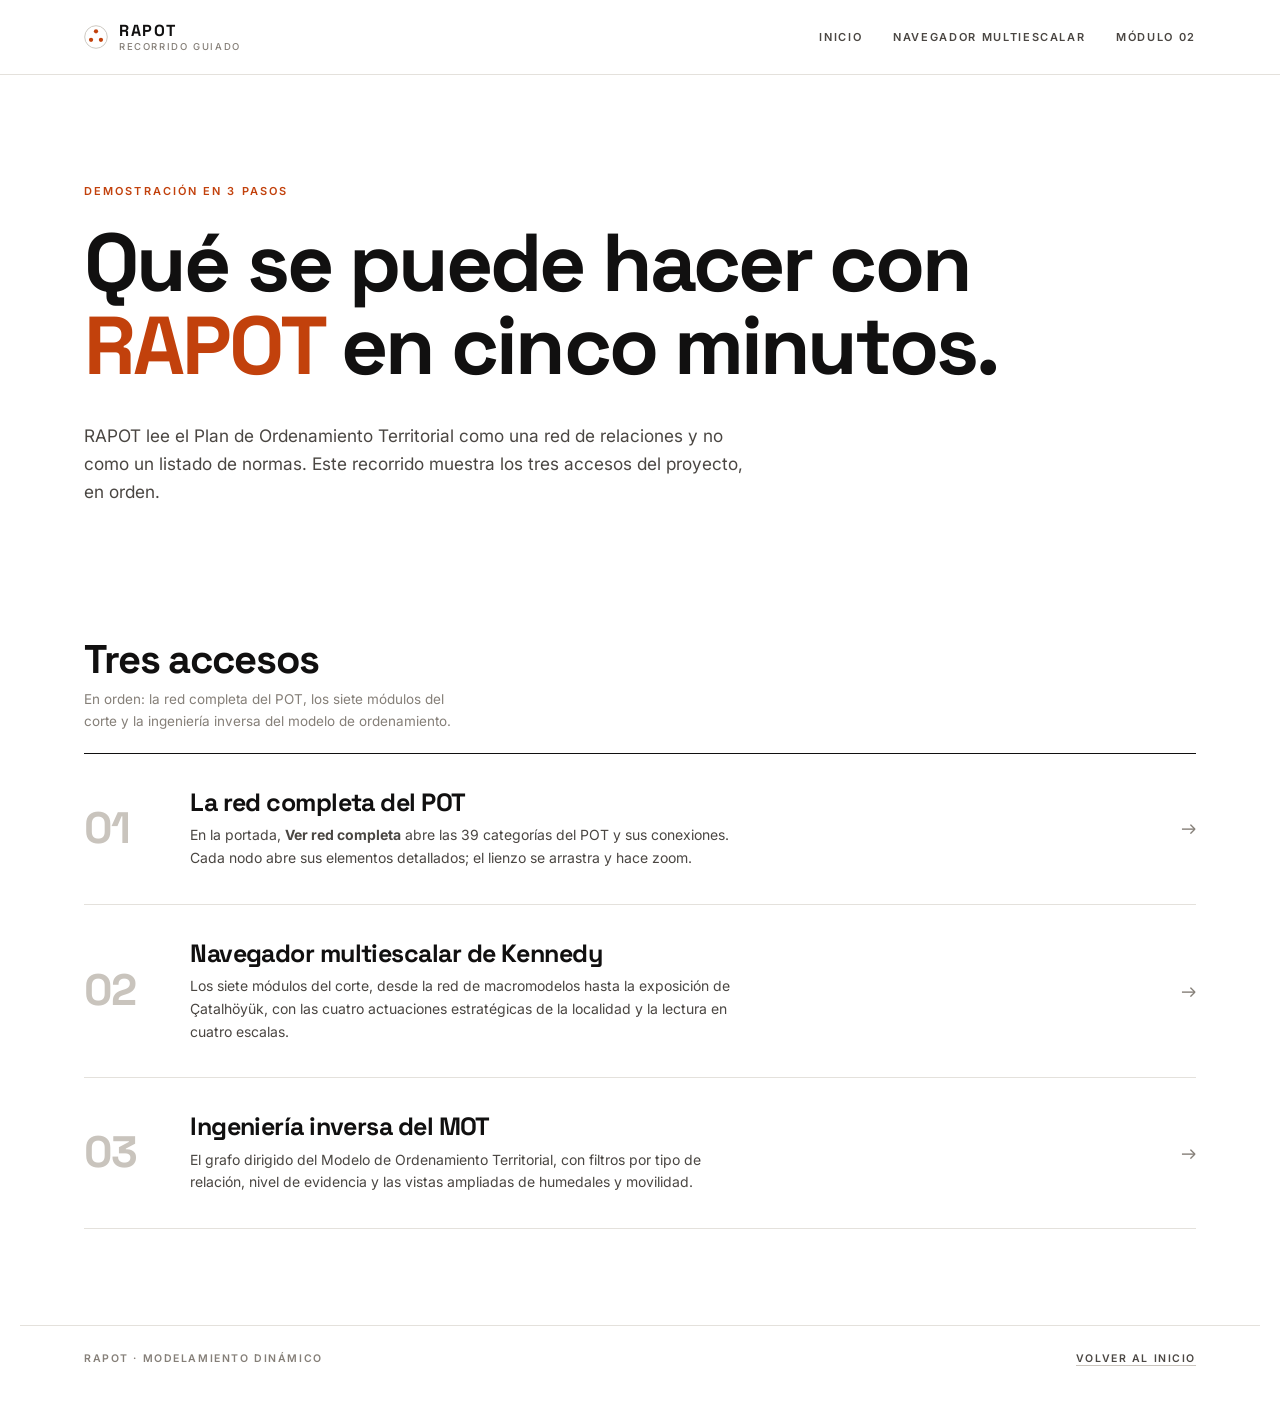
<file: demo.html>
<!DOCTYPE html>
<html lang="es">
<head>
<meta charset="UTF-8">
<meta name="viewport" content="width=device-width, initial-scale=1.0">
<link rel="icon" href="data:image/svg+xml,%3Csvg xmlns='http://www.w3.org/2000/svg' viewBox='0 0 34 34'%3E%3Ccircle cx='17' cy='9' r='3' fill='%230f9488'/%3E%3Ccircle cx='10' cy='21' r='3' fill='%230f9488'/%3E%3Ccircle cx='24' cy='21' r='3' fill='%230f9488'/%3E%3C/svg%3E">
<title>RAPOT · Recorrido guiado</title>
<meta name="description" content="Recorrido guiado por RAPOT: la red completa del POT, el navegador multiescalar de Kennedy y la ingeniería inversa del modelo de ordenamiento.">
<link rel="preconnect" href="https://fonts.googleapis.com">
<link href="https://fonts.googleapis.com/css2?family=Inter:wght@400;500;600;700;800&family=Space+Grotesk:wght@600;700;800&display=swap" rel="stylesheet">
<link rel="stylesheet" href="./assets/css/modulo-05.css?v=20260906">
</head>
<body>

<header class="m5-topbar">
  <div class="wrap m5-topbar-inner">
    <a class="m5-brand" href="./index.html">
      <svg viewBox="0 0 34 34" xmlns="http://www.w3.org/2000/svg" aria-hidden="true">
        <circle cx="17" cy="17" r="16"></circle>
        <circle cx="17" cy="9" r="3"></circle>
        <circle cx="10" cy="21" r="3"></circle>
        <circle cx="24" cy="21" r="3"></circle>
      </svg>
      <span>RAPOT<small>RECORRIDO GUIADO</small></span>
    </a>
    <nav aria-label="Secciones">
      <ul class="m5-topnav">
        <li><a href="./index.html">Inicio</a></li>
        <li><a href="./modulo-05.html">Navegador multiescalar</a></li>
        <li><a href="./front/modulo-02/index.html">Módulo 02</a></li>
      </ul>
    </nav>
  </div>
</header>

<main>
  <section class="wrap m5-hero">
    <p class="m5-kicker">Demostración en 3 pasos</p>
    <h1>Qué se puede hacer con <em>RAPOT</em> en cinco minutos.</h1>
    <p class="m5-lead">
      RAPOT lee el Plan de Ordenamiento Territorial como una red de relaciones y no como un listado
      de normas. Este recorrido muestra los tres accesos del proyecto, en orden.
    </p>
  </section>

  <section class="wrap m5-section">
    <div class="m5-section-head">
      <div>
        <h2>Tres accesos</h2>
        <p>En orden: la red completa del POT, los siete módulos del corte y la ingeniería inversa del modelo de ordenamiento.</p>
      </div>
    </div>
    <nav class="m5-index" aria-label="Accesos del proyecto">
      <a href="./index.html#top">
        <span class="m5-row-num">01</span>
        <span>
          <h3>La red completa del POT</h3>
          <p>En la portada, <strong>Ver red completa</strong> abre las 39 categorías del POT y sus conexiones. Cada nodo abre sus elementos detallados; el lienzo se arrastra y hace zoom.</p>
        </span>
        <span class="m5-row-arrow" aria-hidden="true">&rarr;</span>
      </a>
      <a href="./modulo-05.html#modulos">
        <span class="m5-row-num">02</span>
        <span>
          <h3>Navegador multiescalar de Kennedy</h3>
          <p>Los siete módulos del corte, desde la red de macromodelos hasta la exposición de Çatalhöyük, con las cuatro actuaciones estratégicas de la localidad y la lectura en cuatro escalas.</p>
        </span>
        <span class="m5-row-arrow" aria-hidden="true">&rarr;</span>
      </a>
      <a href="./front/modulo-02/index.html">
        <span class="m5-row-num">03</span>
        <span>
          <h3>Ingeniería inversa del MOT</h3>
          <p>El grafo dirigido del Modelo de Ordenamiento Territorial, con filtros por tipo de relación, nivel de evidencia y las vistas ampliadas de humedales y movilidad.</p>
        </span>
        <span class="m5-row-arrow" aria-hidden="true">&rarr;</span>
      </a>
    </nav>
  </section>

  <footer class="wrap m5-footer">
    <span>RAPOT · Modelamiento dinámico</span>
    <span><a href="./index.html">Volver al inicio</a></span>
  </footer>
</main>
</body>
</html>
</file>
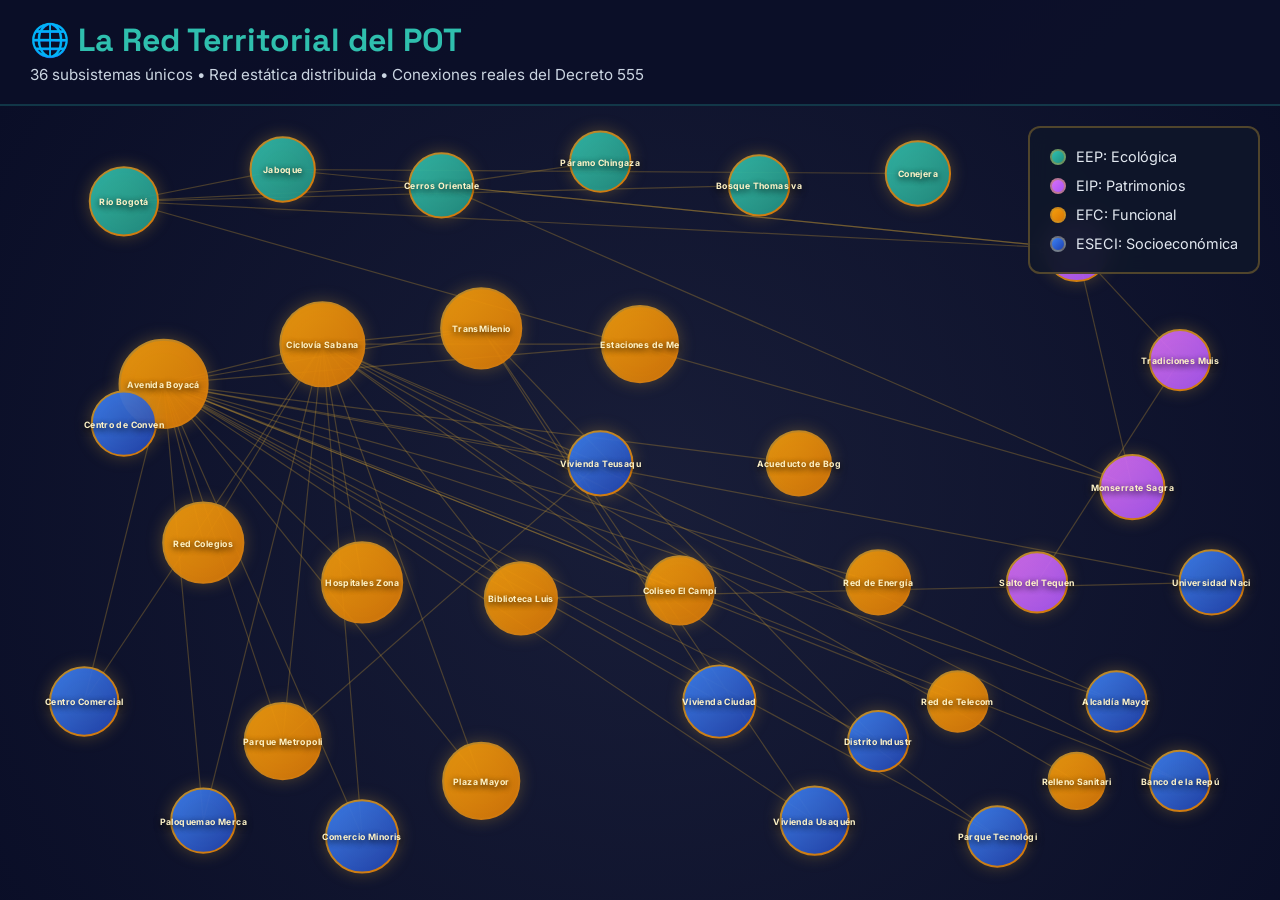
<file: modulo-02.html>
<!DOCTYPE html>
<html lang="es">
<head>
  <meta charset="UTF-8">
  <meta name="viewport" content="width=device-width, initial-scale=1.0">
  <title>Módulo 2: Red Territorial · RAPOT</title>
  <link rel="preconnect" href="https://fonts.googleapis.com">
  <link href="https://fonts.googleapis.com/css2?family=Inter:wght@400;500;600;700;800&family=Space+Grotesk:wght@600;700;800&display=swap" rel="stylesheet">
  <link rel="stylesheet" href="https://cdnjs.cloudflare.com/ajax/libs/font-awesome/6.4.0/css/all.min.css">
  <style>
    * {
      margin: 0;
      padding: 0;
      box-sizing: border-box;
    }

    body {
      background: linear-gradient(135deg, #0a0e27 0%, #1a1f3a 100%);
      color: #e2e8f0;
      font-family: 'Inter', sans-serif;
      min-height: 100vh;
      overflow: hidden;
    }

    .container {
      width: 100%;
      height: 100vh;
      display: flex;
      flex-direction: column;
    }

    .header {
      padding: 20px 30px;
      background: rgba(10, 14, 39, 0.8);
      border-bottom: 2px solid rgba(47, 212, 200, 0.2);
      z-index: 10;
    }

    .header h1 {
      font-size: 2em;
      color: #2fbfae;
      font-family: 'Space Grotesk', sans-serif;
      margin-bottom: 5px;
    }

    .header p {
      color: #cbd5e1;
      font-size: 0.95em;
    }

    .network-wrapper {
      flex: 1;
      position: relative;
      overflow: hidden;
    }

    svg {
      width: 100%;
      height: 100%;
      display: block;
      background: radial-gradient(circle at center, rgba(26, 31, 58, 0.8) 0%, rgba(10, 14, 39, 0.95) 100%);
    }

    .connection-line {
      stroke: rgba(180, 140, 50, 0.35);
      stroke-width: 1.5;
      fill: none;
      pointer-events: none;
    }

    .node-circle {
      fill-opacity: 0.9;
      stroke-width: 2.5;
      stroke: url(#grad-border);
      filter: drop-shadow(0 0 10px rgba(180, 140, 50, 0.4));
      transition: all 0.3s ease;
      cursor: pointer;
    }

    .node-circle:hover {
      filter: drop-shadow(0 0 25px rgba(180, 140, 50, 0.8));
      stroke-width: 3.5;
    }

    .node-label {
      font-size: 11px;
      font-weight: 700;
      text-anchor: middle;
      pointer-events: none;
      text-shadow: 0 2px 6px rgba(0, 0, 0, 0.9);
      fill: #fef3c7;
      letter-spacing: 0.5px;
    }

    .legend {
      position: absolute;
      top: 20px;
      right: 20px;
      background: rgba(15, 23, 42, 0.95);
      border: 2px solid rgba(180, 140, 50, 0.4);
      border-radius: 12px;
      padding: 20px;
      backdrop-filter: blur(10px);
      z-index: 20;
    }

    .legend-item {
      display: flex;
      align-items: center;
      margin-bottom: 12px;
      gap: 10px;
      font-size: 0.9em;
      color: #e2e8f0;
    }

    .legend-item:last-child {
      margin-bottom: 0;
    }

    .legend-color {
      width: 16px;
      height: 16px;
      border-radius: 50%;
      border: 2px solid rgba(180, 140, 50, 0.5);
    }

    /* Modal */
    .modal-overlay {
      position: fixed;
      top: 0;
      left: 0;
      width: 100%;
      height: 100%;
      background: rgba(0, 0, 0, 0.85);
      display: flex;
      align-items: center;
      justify-content: center;
      z-index: 1000;
      opacity: 0;
      pointer-events: none;
      transition: opacity 0.3s ease;
    }

    .modal-overlay.active {
      opacity: 1;
      pointer-events: all;
    }

    .modal {
      background: linear-gradient(135deg, #1e293b 0%, #0f172a 100%);
      border: 2px solid rgba(180, 140, 50, 0.4);
      border-radius: 16px;
      padding: 30px;
      max-width: 1000px;
      max-height: 80vh;
      overflow-y: auto;
      position: relative;
    }

    .modal-close {
      position: absolute;
      top: 15px;
      right: 15px;
      background: none;
      border: none;
      color: #b48c32;
      font-size: 32px;
      cursor: pointer;
      transition: all 0.3s ease;
    }

    .modal-close:hover {
      transform: scale(1.2);
      color: #f59e0b;
    }

    .modal h2 {
      color: #b48c32;
      font-size: 1.8em;
      margin-bottom: 20px;
      font-family: 'Space Grotesk', sans-serif;
    }

    .subsystems-grid {
      display: grid;
      grid-template-columns: repeat(auto-fit, minmax(280px, 1fr));
      gap: 20px;
    }

    .subsystem-card {
      background: rgba(30, 41, 59, 0.6);
      border: 1px solid rgba(180, 140, 50, 0.2);
      border-radius: 12px;
      padding: 20px;
      transition: all 0.3s ease;
      cursor: pointer;
    }

    .subsystem-card:hover {
      border-color: rgba(180, 140, 50, 0.6);
      background: rgba(180, 140, 50, 0.1);
      transform: translateY(-4px);
    }

    .subsystem-card h3 {
      color: #b48c32;
      margin-bottom: 10px;
      font-size: 1em;
    }

    .subsystem-card p {
      color: #cbd5e1;
      font-size: 0.9em;
      margin-bottom: 10px;
    }

    .badge {
      display: inline-block;
      background: rgba(180, 140, 50, 0.2);
      color: #b48c32;
      padding: 5px 12px;
      border-radius: 20px;
      font-size: 0.8em;
      font-weight: 600;
    }
  </style>
</head>
<body>

<div class="container">
  <div class="header">
    <h1>🌐 La Red Territorial del POT</h1>
    <p>36 subsistemas únicos • Red estática distribuida • Conexiones reales del Decreto 555</p>
  </div>

  <div class="network-wrapper">
    <svg id="networkSvg" viewBox="0 0 1600 1000" xmlns="http://www.w3.org/2000/svg">
      <defs>
        <linearGradient id="grad-eep" x1="0" y1="0" x2="1" y2="1">
          <stop offset="0%" stop-color="#2fbfae"></stop>
          <stop offset="100%" stop-color="#1f8f82"></stop>
        </linearGradient>
        <linearGradient id="grad-eip" x1="0" y1="0" x2="1" y2="1">
          <stop offset="0%" stop-color="#d86ef5"></stop>
          <stop offset="100%" stop-color="#a855f7"></stop>
        </linearGradient>
        <linearGradient id="grad-efc" x1="0" y1="0" x2="1" y2="1">
          <stop offset="0%" stop-color="#f59e0b"></stop>
          <stop offset="100%" stop-color="#d97706"></stop>
        </linearGradient>
        <linearGradient id="grad-eseci" x1="0" y1="0" x2="1" y2="1">
          <stop offset="0%" stop-color="#3b82f6"></stop>
          <stop offset="100%" stop-color="#1e40af"></stop>
        </linearGradient>
        <linearGradient id="grad-border" x1="0" y1="0" x2="1" y2="1">
          <stop offset="0%" stop-color="#b48c32"></stop>
          <stop offset="100%" stop-color="#d97706"></stop>
        </linearGradient>
      </defs>
      <g class="connections"></g>
      <g class="nodes"></g>
    </svg>

    <div class="legend">
      <div class="legend-item">
        <div class="legend-color" style="background: linear-gradient(135deg, #2fbfae, #1f8f82);"></div>
        <div>EEP: Ecológica</div>
      </div>
      <div class="legend-item">
        <div class="legend-color" style="background: linear-gradient(135deg, #d86ef5, #a855f7);"></div>
        <div>EIP: Patrimonios</div>
      </div>
      <div class="legend-item">
        <div class="legend-color" style="background: linear-gradient(135deg, #f59e0b, #d97706);"></div>
        <div>EFC: Funcional</div>
      </div>
      <div class="legend-item">
        <div class="legend-color" style="background: linear-gradient(135deg, #3b82f6, #1e40af);"></div>
        <div>ESECI: Socioeconómica</div>
      </div>
    </div>
  </div>
</div>

<!-- Modal -->
<div id="modalOverlay" class="modal-overlay">
  <div class="modal">
    <button class="modal-close" onclick="closeModal()">&times;</button>
    <h2>36 Subsistemas Territoriales</h2>
    <div class="subsystems-grid" id="subsystemsGrid"></div>
  </div>
</div>

<script>
// 36 Subsistemas ESPECÍFICOS - SIN REDUNDANCIAS
const SUBSISTEMAS = [
  // EEP - Específicos (6)
  { nombre: "Río Bogotá", estructura: "EEP", conexiones: 6, gradient: "grad-eep", elementos: 1 },
  { nombre: "Jaboque", estructura: "EEP", conexiones: 5, gradient: "grad-eep", elementos: 1 },
  { nombre: "Cerros Orientales", estructura: "EEP", conexiones: 5, gradient: "grad-eep", elementos: 1 },
  { nombre: "Páramo Chingaza", estructura: "EEP", conexiones: 4, gradient: "grad-eep", elementos: 1 },
  { nombre: "Bosque Thomas van der Hammen", estructura: "EEP", conexiones: 4, gradient: "grad-eep", elementos: 1 },
  { nombre: "Conejera", estructura: "EEP", conexiones: 5, gradient: "grad-eep", elementos: 1 },

  // EIP - Específicos (4)
  { nombre: "Candelaria Centro Histórico", estructura: "EIP", conexiones: 5, gradient: "grad-eip", elementos: 1 },
  { nombre: "Tradiciones Muiscas", estructura: "EIP", conexiones: 4, gradient: "grad-eip", elementos: 1 },
  { nombre: "Monserrate Sagrado", estructura: "EIP", conexiones: 5, gradient: "grad-eip", elementos: 1 },
  { nombre: "Salto del Tequendama", estructura: "EIP", conexiones: 4, gradient: "grad-eip", elementos: 1 },

  // EFC - Específicos (14)
  { nombre: "Avenida Boyacá", estructura: "EFC", conexiones: 11, gradient: "grad-efc", elementos: 1 },
  { nombre: "Ciclovía Sabana", estructura: "EFC", conexiones: 10, gradient: "grad-efc", elementos: 1 },
  { nombre: "TransMilenio", estructura: "EFC", conexiones: 9, gradient: "grad-efc", elementos: 1 },
  { nombre: "Estaciones de Metro", estructura: "EFC", conexiones: 8, gradient: "grad-efc", elementos: 1 },
  { nombre: "Red Colegios", estructura: "EFC", conexiones: 9, gradient: "grad-efc", elementos: 1 },
  { nombre: "Hospitales Zona Centro", estructura: "EFC", conexiones: 9, gradient: "grad-efc", elementos: 1 },
  { nombre: "Biblioteca Luis Ángel Arango", estructura: "EFC", conexiones: 7, gradient: "grad-efc", elementos: 1 },
  { nombre: "Coliseo El Campín", estructura: "EFC", conexiones: 6, gradient: "grad-efc", elementos: 1 },
  { nombre: "Parque Metropolitano Simón Bolívar", estructura: "EFC", conexiones: 8, gradient: "grad-efc", elementos: 1 },
  { nombre: "Plaza Mayor", estructura: "EFC", conexiones: 8, gradient: "grad-efc", elementos: 1 },
  { nombre: "Acueducto de Bogotá", estructura: "EFC", conexiones: 5, gradient: "grad-efc", elementos: 1 },
  { nombre: "Red de Energía", estructura: "EFC", conexiones: 5, gradient: "grad-efc", elementos: 1 },
  { nombre: "Red de Telecom", estructura: "EFC", conexiones: 4, gradient: "grad-efc", elementos: 1 },
  { nombre: "Relleno Sanitario Doña Juana", estructura: "EFC", conexiones: 3, gradient: "grad-efc", elementos: 1 },

  // ESECI - Específicos (12)
  { nombre: "Centro Comercial Zona Centro", estructura: "ESECI", conexiones: 6, gradient: "grad-eseci", elementos: 1 },
  { nombre: "Paloquemao Mercado", estructura: "ESECI", conexiones: 5, gradient: "grad-eseci", elementos: 1 },
  { nombre: "Comercio Minorista Chapinero", estructura: "ESECI", conexiones: 7, gradient: "grad-eseci", elementos: 1 },
  { nombre: "Distrito Industrial Puente Aranda", estructura: "ESECI", conexiones: 4, gradient: "grad-eseci", elementos: 1 },
  { nombre: "Parque Tecnológico Yumbo", estructura: "ESECI", conexiones: 4, gradient: "grad-eseci", elementos: 1 },
  { nombre: "Centro de Convenciones", estructura: "ESECI", conexiones: 5, gradient: "grad-eseci", elementos: 1 },
  { nombre: "Vivienda Ciudad Kennedy", estructura: "ESECI", conexiones: 7, gradient: "grad-eseci", elementos: 1 },
  { nombre: "Vivienda Usaquén Medio", estructura: "ESECI", conexiones: 6, gradient: "grad-eseci", elementos: 1 },
  { nombre: "Vivienda Teusaquillo Premium", estructura: "ESECI", conexiones: 5, gradient: "grad-eseci", elementos: 1 },
  { nombre: "Alcaldía Mayor", estructura: "ESECI", conexiones: 4, gradient: "grad-eseci", elementos: 1 },
  { nombre: "Banco de la República", estructura: "ESECI", conexiones: 4, gradient: "grad-eseci", elementos: 1 },
  { nombre: "Universidad Nacional", estructura: "ESECI", conexiones: 5, gradient: "grad-eseci", elementos: 1 },
];

// Conexiones - SOLO reales
const CONEXIONES = [
  // EEP interno
  [0, 1], [0, 2], [0, 4],
  [1, 5],
  [2, 3],

  // EIP interno
  [6, 7], [6, 8],
  [7, 9],

  // EFC - movilidad base
  [10, 11], [10, 12], [10, 13],
  [11, 12], [11, 13],

  // EFC - equipamientos a movilidad
  [14, 10], [14, 11],
  [15, 10], [15, 11],
  [16, 10], [16, 11],
  [17, 10], [17, 11],

  // EFC - espacio público
  [18, 10], [18, 11],
  [19, 10], [19, 11],
  [20, 10],
  [21, 10],
  [22, 10],
  [23, 11],

  // EIP a EEP
  [6, 0], [6, 1], [6, 2],
  [8, 0], [8, 2],

  // ESECI a EFC
  [24, 10], [24, 11],
  [25, 10], [25, 11],
  [26, 10], [26, 11],
  [27, 10], [27, 12],
  [28, 10], [28, 11],
  [29, 10],
  [30, 10], [30, 12],
  [31, 10], [31, 12],
  [32, 10], [32, 11], [32, 18],
  [33, 10], [33, 11],
  [34, 10], [34, 11],
  [35, 10], [35, 16],
];

// Generar layout distribuido con buena separación
function generateLayout() {
  const positions = [];
  const positions_data = [
    // EEP - fila superior
    { x: 150, y: 120 },   // 0
    { x: 350, y: 80 },    // 1
    { x: 550, y: 100 },   // 2
    { x: 750, y: 70 },    // 3
    { x: 950, y: 100 },   // 4
    { x: 1150, y: 85 },   // 5

    // EIP
    { x: 1350, y: 180 },  // 6
    { x: 1480, y: 320 },  // 7
    { x: 1420, y: 480 },  // 8
    { x: 1300, y: 600 },  // 9

    // EFC - zona central derecha (grande)
    { x: 200, y: 350 },   // 10
    { x: 400, y: 300 },   // 11
    { x: 600, y: 280 },   // 12
    { x: 800, y: 300 },   // 13
    { x: 250, y: 550 },   // 14
    { x: 450, y: 600 },   // 15
    { x: 650, y: 620 },   // 16
    { x: 850, y: 610 },   // 17
    { x: 350, y: 800 },   // 18
    { x: 600, y: 850 },   // 19
    { x: 1000, y: 450 },  // 20
    { x: 1100, y: 600 },  // 21
    { x: 1200, y: 750 },  // 22
    { x: 1350, y: 850 },  // 23

    // ESECI - zona inferior izquierda
    { x: 100, y: 750 },   // 24
    { x: 250, y: 900 },   // 25
    { x: 450, y: 920 },   // 26
    { x: 1100, y: 800 },  // 27
    { x: 1250, y: 920 },  // 28
    { x: 150, y: 400 },   // 29
    { x: 900, y: 750 },   // 30
    { x: 1020, y: 900 },  // 31
    { x: 750, y: 450 },   // 32
    { x: 1400, y: 750 },  // 33
    { x: 1480, y: 850 },  // 34
    { x: 1520, y: 600 },  // 35
  ];

  positions_data.forEach((p, i) => {
    positions[i] = p;
  });

  return positions;
}

const positions = generateLayout();

// Renderizar
function render() {
  const svg = document.getElementById('networkSvg');
  const connectionsGroup = svg.querySelector('.connections');
  const nodesGroup = svg.querySelector('.nodes');

  connectionsGroup.innerHTML = '';
  nodesGroup.innerHTML = '';

  // Líneas
  CONEXIONES.forEach(([a, b]) => {
    const line = document.createElementNS('http://www.w3.org/2000/svg', 'line');
    line.setAttribute('x1', positions[a].x);
    line.setAttribute('y1', positions[a].y);
    line.setAttribute('x2', positions[b].x);
    line.setAttribute('y2', positions[b].y);
    line.setAttribute('class', 'connection-line');
    connectionsGroup.appendChild(line);
  });

  // Nodos
  SUBSISTEMAS.forEach((s, i) => {
    const g = document.createElementNS('http://www.w3.org/2000/svg', 'g');
    g.setAttribute('data-id', i);
    g.onclick = () => showModal();

    const radius = 28 + s.conexiones * 2.5;

    const circle = document.createElementNS('http://www.w3.org/2000/svg', 'circle');
    circle.setAttribute('cx', positions[i].x);
    circle.setAttribute('cy', positions[i].y);
    circle.setAttribute('r', radius);
    circle.setAttribute('fill', `url(#${s.gradient})`);
    circle.setAttribute('class', 'node-circle');
    g.appendChild(circle);

    const text = document.createElementNS('http://www.w3.org/2000/svg', 'text');
    text.setAttribute('x', positions[i].x);
    text.setAttribute('y', positions[i].y + 5);
    text.setAttribute('class', 'node-label');
    text.textContent = s.nombre.substring(0, 16);
    g.appendChild(text);

    nodesGroup.appendChild(g);
  });
}

render();

// Modal
function showModal() {
  const grid = document.getElementById('subsystemsGrid');
  grid.innerHTML = SUBSISTEMAS.map((s, i) => `
    <div class="subsystem-card">
      <h3>${s.nombre}</h3>
      <p>${s.estructura}</p>
      <span class="badge">${s.conexiones} conexiones</span>
    </div>
  `).join('');

  document.getElementById('modalOverlay').classList.add('active');
}

function closeModal() {
  document.getElementById('modalOverlay').classList.remove('active');
}

document.getElementById('modalOverlay').addEventListener('click', (e) => {
  if (e.target.id === 'modalOverlay') closeModal();
});
</script>

</body>
</html>
</file>
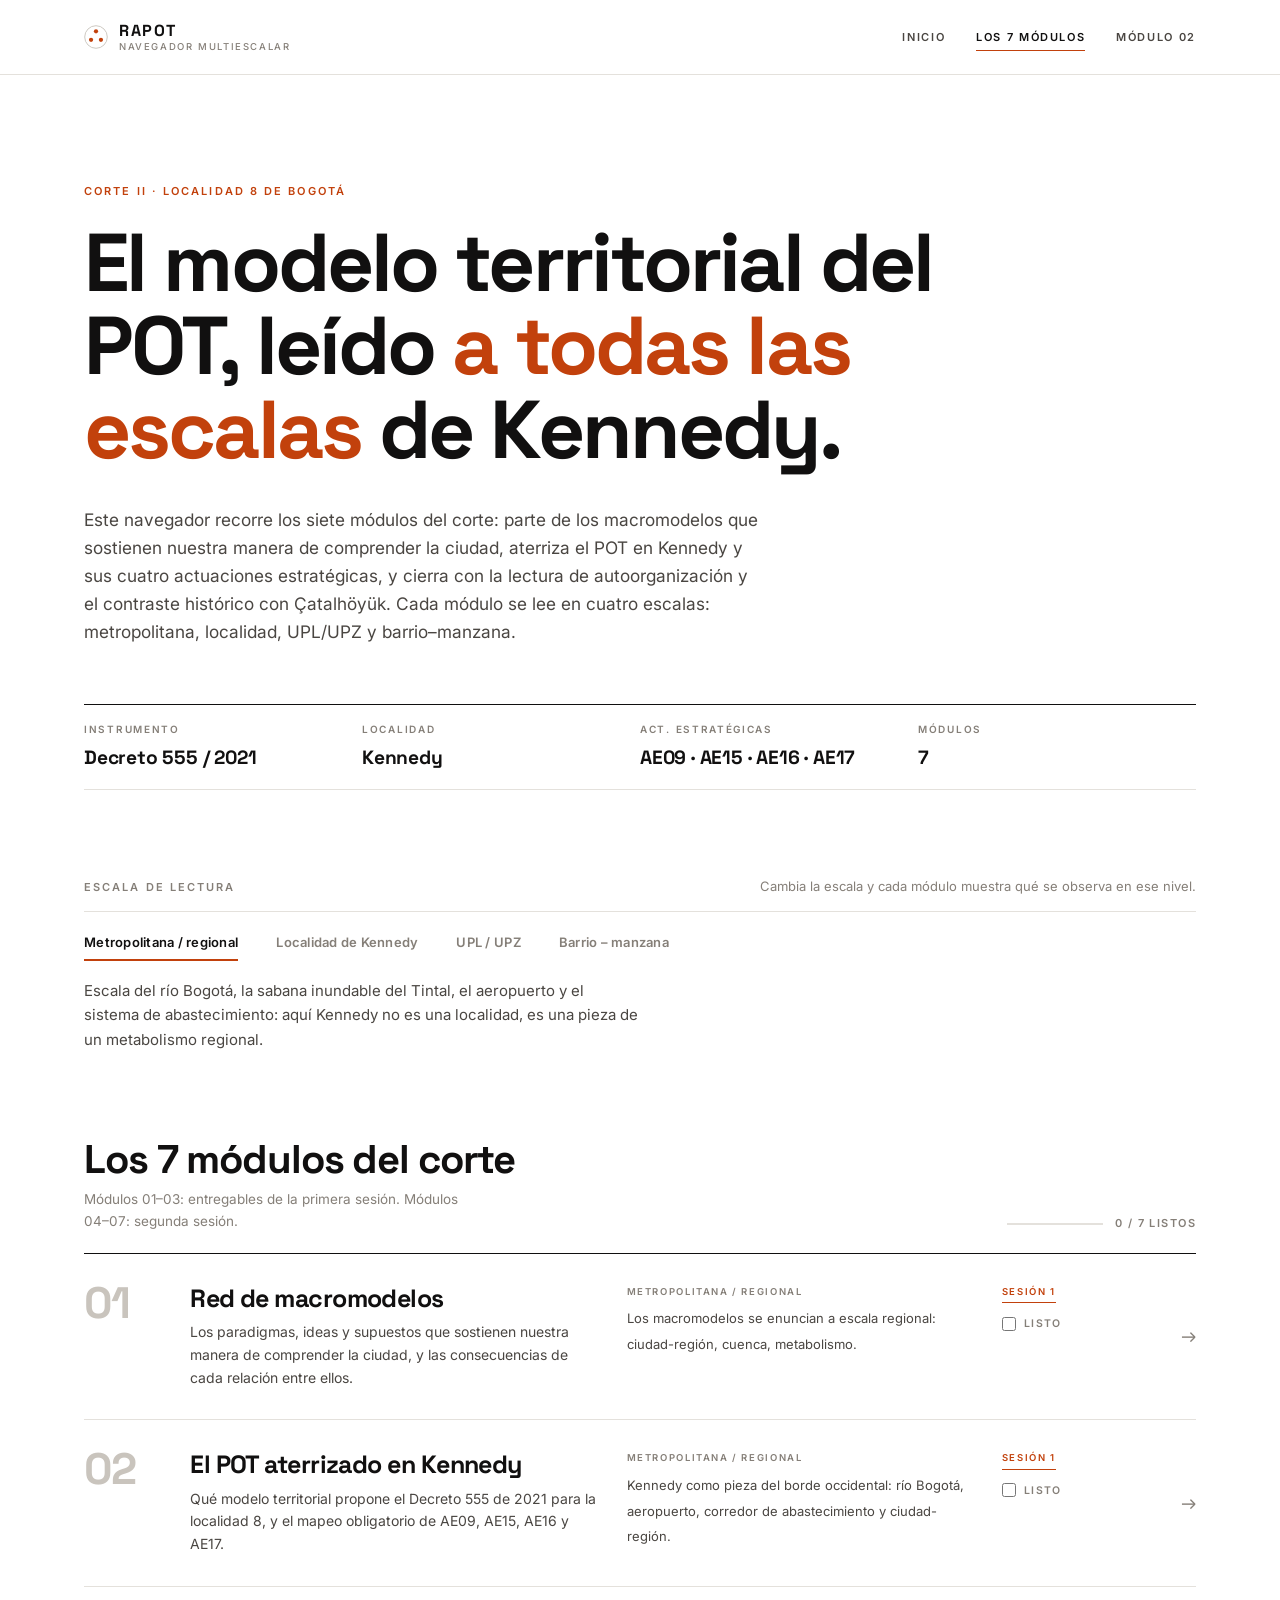
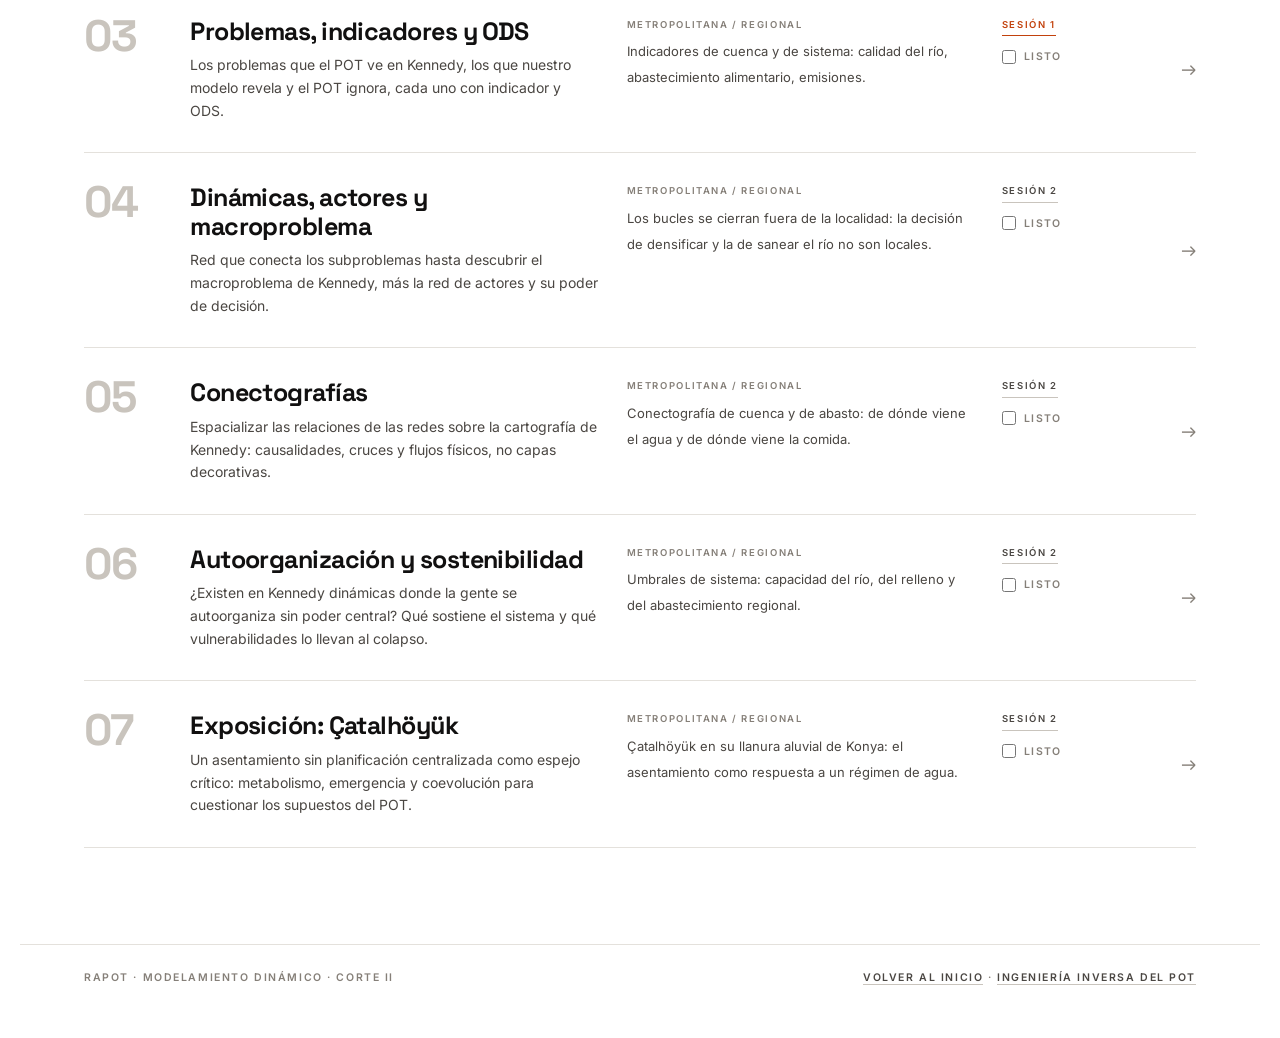
<file: modulo-05.html>
<!DOCTYPE html>
<html lang="es">
<head>
<meta charset="UTF-8">
<meta name="viewport" content="width=device-width, initial-scale=1.0">
<link rel="icon" href="data:image/svg+xml,%3Csvg xmlns='http://www.w3.org/2000/svg' viewBox='0 0 34 34'%3E%3Ccircle cx='17' cy='9' r='3' fill='%230f9488'/%3E%3Ccircle cx='10' cy='21' r='3' fill='%230f9488'/%3E%3Ccircle cx='24' cy='21' r='3' fill='%230f9488'/%3E%3C/svg%3E">
<title>RAPOT · Navegador multiescalar · Kennedy</title>
<meta name="description" content="Navegador multiescalar de RAPOT: los 7 módulos del Corte II sobre el modelo territorial del POT en la localidad de Kennedy.">
<link rel="preconnect" href="https://fonts.googleapis.com">
<link href="https://fonts.googleapis.com/css2?family=Inter:wght@400;500;600;700;800&family=Space+Grotesk:wght@600;700;800&display=swap" rel="stylesheet">
<link rel="stylesheet" href="./assets/css/modulo-05.css?v=20260906">
</head>
<body>

<header class="m5-topbar">
  <div class="wrap m5-topbar-inner">
    <a class="m5-brand" href="./index.html">
      <svg viewBox="0 0 34 34" xmlns="http://www.w3.org/2000/svg" aria-hidden="true">
        <circle cx="17" cy="17" r="16"></circle>
        <circle cx="17" cy="9" r="3"></circle>
        <circle cx="10" cy="21" r="3"></circle>
        <circle cx="24" cy="21" r="3"></circle>
      </svg>
      <span>RAPOT<small>NAVEGADOR MULTIESCALAR</small></span>
    </a>
    <nav aria-label="Secciones">
      <ul class="m5-topnav">
        <li><a href="./index.html">Inicio</a></li>
        <li><a href="#modulos" class="is-active">Los 7 módulos</a></li>
        <li><a href="./front/modulo-02/index.html">Módulo 02</a></li>
      </ul>
    </nav>
  </div>
</header>

<main>
  <section class="wrap m5-hero">
    <p class="m5-kicker">Corte II · Localidad 8 de Bogotá</p>
    <h1>El modelo territorial del POT, leído <em>a todas las escalas</em> de Kennedy.</h1>
    <p class="m5-lead">
      Este navegador recorre los siete módulos del corte: parte de los macromodelos que sostienen nuestra
      manera de comprender la ciudad, aterriza el POT en Kennedy y sus cuatro actuaciones estratégicas,
      y cierra con la lectura de autoorganización y el contraste histórico con Çatalhöyük.
      Cada módulo se lee en cuatro escalas: metropolitana, localidad, UPL/UPZ y barrio–manzana.
    </p>
    <dl class="m5-meta">
      <div><dt>Instrumento</dt><dd>Decreto 555 / 2021</dd></div>
      <div><dt>Localidad</dt><dd>Kennedy</dd></div>
      <div><dt>Act. estratégicas</dt><dd>AE09 · AE15 · AE16 · AE17</dd></div>
      <div><dt>Módulos</dt><dd>7</dd></div>
    </dl>
  </section>

  <!-- ================= SELECTOR DE ESCALA ================= -->
  <section class="wrap">
    <div class="m5-scales">
      <div class="m5-scales-head">
        <h2>Escala de lectura</h2>
        <p>Cambia la escala y cada módulo muestra qué se observa en ese nivel.</p>
      </div>
      <div class="m5-scale-row" role="group" aria-label="Escala de lectura">
        <button class="m5-scale" type="button" data-scale="metro" aria-pressed="true">Metropolitana / regional</button>
        <button class="m5-scale" type="button" data-scale="local" aria-pressed="false">Localidad de Kennedy</button>
        <button class="m5-scale" type="button" data-scale="upl" aria-pressed="false">UPL / UPZ</button>
        <button class="m5-scale" type="button" data-scale="manzana" aria-pressed="false">Barrio – manzana</button>
      </div>
      <p class="m5-scale-note" id="scale-note"></p>
    </div>
  </section>

  <!-- ================= GRID DE MÓDULOS ================= -->
  <section class="wrap m5-section" id="modulos">
    <div class="m5-section-head">
      <div>
        <h2>Los 7 módulos del corte</h2>
        <p>Módulos 01–03: entregables de la primera sesión. Módulos 04–07: segunda sesión.</p>
      </div>
      <div class="m5-progress">
        <span class="m5-progress-track"><span class="m5-progress-fill" id="progress-fill"></span></span>
        <span id="progress-label">0 / 7 listos</span>
      </div>
    </div>
    <div class="m5-list" id="m5-list"><!-- las filas se generan en JS --></div>
  </section>

  <!-- ================= PANEL DE DETALLE ================= -->
  <section class="wrap">
    <article class="m5-detail" id="m5-detail" hidden aria-live="polite">
      <div class="m5-detail-head">
        <div>
          <p class="m5-kicker" id="detail-kicker"></p>
          <h2 id="detail-title"></h2>
        </div>
        <button class="m5-detail-close" id="detail-close" type="button" aria-label="Cerrar módulo">Cerrar</button>
      </div>
      <div class="m5-detail-body">
        <div id="detail-main"></div>
        <aside class="m5-aside" id="detail-aside"></aside>
      </div>
      <div class="m5-detail-nav">
        <button type="button" id="detail-prev"><small>Anterior</small><span>—</span></button>
        <button type="button" id="detail-next" class="m5-next"><small>Siguiente</small><span>—</span></button>
      </div>
    </article>
  </section>

  <footer class="wrap m5-footer">
    <span>RAPOT · Modelamiento dinámico · Corte II</span>
    <span><a href="./index.html">Volver al inicio</a> · <a href="./front/modulo-02/index.html">Ingeniería inversa del POT</a></span>
  </footer>
</main>

<script src="./assets/js/modulo-05.js?v=20260906" defer></script>
</body>
</html>
</file>
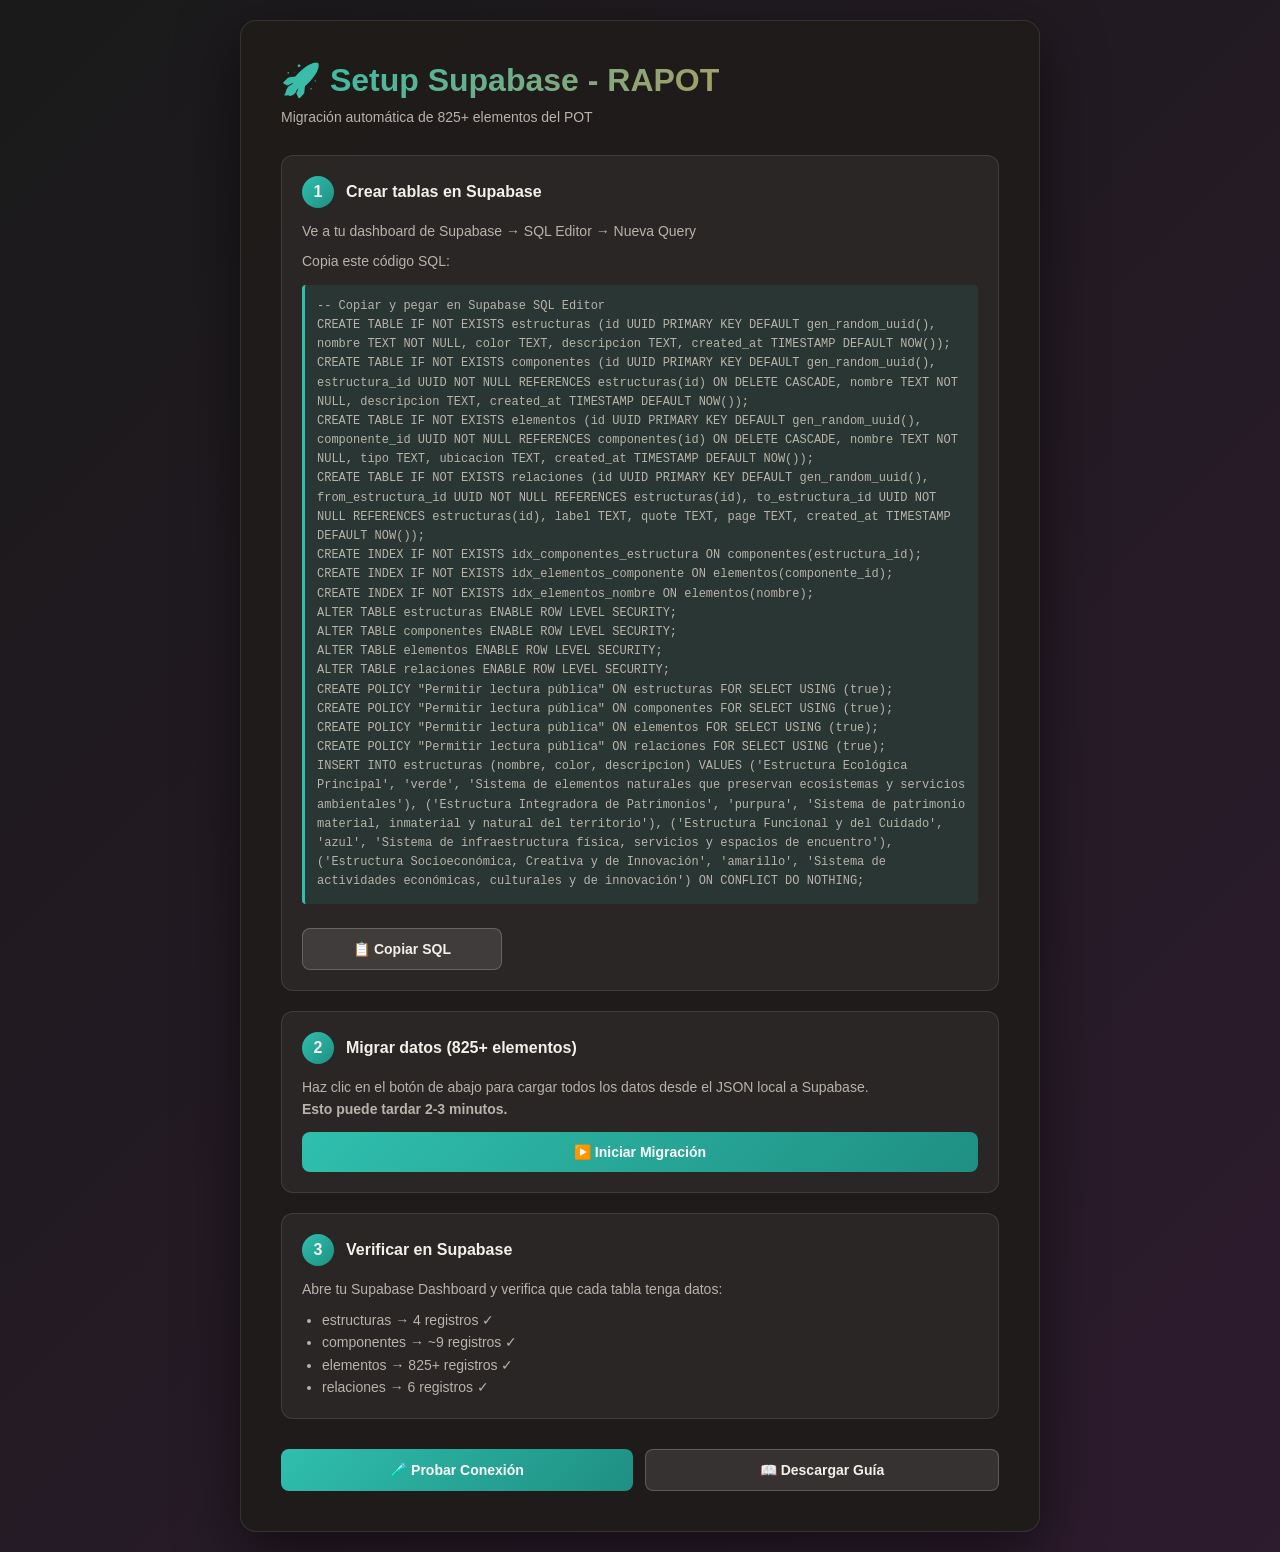
<file: setup-supabase.html>
<!DOCTYPE html>
<html lang="es">
<head>
  <meta charset="UTF-8">
  <meta name="viewport" content="width=device-width, initial-scale=1.0">
  <title>Setup Supabase - RAPOT</title>
  <style>
    * { margin: 0; padding: 0; box-sizing: border-box; }
    body {
      background: linear-gradient(135deg, #1a1a1a 0%, #2d1b2e 100%);
      color: #f3efe9;
      font-family: 'Inter', -apple-system, BlinkMacSystemFont, sans-serif;
      min-height: 100vh;
      display: flex;
      align-items: center;
      justify-content: center;
      padding: 20px;
    }
    .container {
      max-width: 800px;
      background: rgba(32, 28, 26, 0.9);
      border: 1px solid rgba(255,255,255,0.1);
      border-radius: 16px;
      padding: 40px;
      box-shadow: 0 20px 60px rgba(0,0,0,0.5);
    }
    h1 {
      font-size: 32px;
      margin-bottom: 10px;
      background: linear-gradient(135deg, #2fbfae, #ef8b3c);
      -webkit-background-clip: text;
      -webkit-text-fill-color: transparent;
      background-clip: text;
    }
    .subtitle {
      color: #b9b2aa;
      margin-bottom: 30px;
      font-size: 14px;
    }
    .steps {
      display: grid;
      gap: 20px;
    }
    .step {
      background: rgba(255,255,255,0.05);
      border: 1px solid rgba(255,255,255,0.1);
      border-radius: 12px;
      padding: 20px;
      transition: all 0.3s ease;
    }
    .step:hover {
      background: rgba(255,255,255,0.08);
      border-color: rgba(47,191,174,0.3);
    }
    .step-title {
      display: flex;
      align-items: center;
      gap: 12px;
      margin-bottom: 12px;
      font-weight: 600;
      font-size: 16px;
    }
    .step-number {
      width: 32px;
      height: 32px;
      background: linear-gradient(135deg, #2fbfae, #1f8f82);
      border-radius: 50%;
      display: flex;
      align-items: center;
      justify-content: center;
      font-weight: bold;
      flex-shrink: 0;
    }
    .step-content {
      color: #b9b2aa;
      font-size: 14px;
      line-height: 1.6;
    }
    .code {
      background: rgba(0,0,0,0.3);
      border-left: 3px solid #2fbfae;
      padding: 12px;
      border-radius: 4px;
      font-family: 'Monaco', monospace;
      font-size: 12px;
      margin: 12px 0;
      overflow-x: auto;
      white-space: pre-wrap;
      word-wrap: break-word;
    }
    .button-group {
      display: flex;
      gap: 12px;
      margin-top: 30px;
      flex-wrap: wrap;
    }
    button {
      flex: 1;
      min-width: 200px;
      padding: 12px 24px;
      border: none;
      border-radius: 8px;
      font-weight: 600;
      cursor: pointer;
      transition: all 0.3s ease;
      font-size: 14px;
    }
    .btn-primary {
      background: linear-gradient(135deg, #2fbfae, #1f8f82);
      color: white;
    }
    .btn-primary:hover {
      transform: translateY(-2px);
      box-shadow: 0 10px 25px rgba(47,191,174,0.3);
    }
    .btn-secondary {
      background: rgba(255,255,255,0.1);
      color: #f3efe9;
      border: 1px solid rgba(255,255,255,0.2);
    }
    .btn-secondary:hover {
      background: rgba(255,255,255,0.15);
    }
    .btn:disabled {
      opacity: 0.5;
      cursor: not-allowed;
    }
    .status {
      margin-top: 30px;
      padding: 16px;
      border-radius: 8px;
      font-size: 14px;
      display: none;
    }
    .status.show {
      display: block;
    }
    .status.success {
      background: rgba(47,191,174,0.2);
      border: 1px solid #2fbfae;
      color: #45d6c5;
    }
    .status.error {
      background: rgba(239,111,111,0.2);
      border: 1px solid #ef6f6f;
      color: #ff8f8f;
    }
    .status.loading {
      background: rgba(255,179,122,0.2);
      border: 1px solid #ffb37a;
      color: #ffb37a;
    }
    .progress-bar {
      width: 100%;
      height: 4px;
      background: rgba(255,255,255,0.1);
      border-radius: 2px;
      margin-top: 8px;
      overflow: hidden;
    }
    .progress-fill {
      height: 100%;
      background: linear-gradient(90deg, #2fbfae, #ef8b3c);
      width: 0%;
      transition: width 0.3s ease;
    }
    .log {
      max-height: 300px;
      overflow-y: auto;
      background: rgba(0,0,0,0.3);
      border-radius: 4px;
      padding: 12px;
      font-family: monospace;
      font-size: 12px;
      color: #2fbfae;
      line-height: 1.4;
      margin-top: 12px;
    }
    .spinner {
      display: inline-block;
      width: 12px;
      height: 12px;
      border: 2px solid rgba(47,191,174,0.3);
      border-top-color: #2fbfae;
      border-radius: 50%;
      animation: spin 0.8s linear infinite;
    }
    @keyframes spin {
      to { transform: rotate(360deg); }
    }
  </style>
</head>
<body>
  <div class="container">
    <h1>🚀 Setup Supabase - RAPOT</h1>
    <p class="subtitle">Migración automática de 825+ elementos del POT</p>

    <div class="steps">
      <div class="step">
        <div class="step-title">
          <div class="step-number">1</div>
          Crear tablas en Supabase
        </div>
        <div class="step-content">
          <p>Ve a tu dashboard de Supabase → SQL Editor → Nueva Query</p>
          <p style="margin-top: 8px;">Copia este código SQL:</p>
          <div class="code" id="sqlCode" style="cursor: pointer; background: rgba(47,191,174,0.1);">-- Copiar y pegar en Supabase SQL Editor
CREATE TABLE IF NOT EXISTS estructuras (id UUID PRIMARY KEY DEFAULT gen_random_uuid(), nombre TEXT NOT NULL, color TEXT, descripcion TEXT, created_at TIMESTAMP DEFAULT NOW());
CREATE TABLE IF NOT EXISTS componentes (id UUID PRIMARY KEY DEFAULT gen_random_uuid(), estructura_id UUID NOT NULL REFERENCES estructuras(id) ON DELETE CASCADE, nombre TEXT NOT NULL, descripcion TEXT, created_at TIMESTAMP DEFAULT NOW());
CREATE TABLE IF NOT EXISTS elementos (id UUID PRIMARY KEY DEFAULT gen_random_uuid(), componente_id UUID NOT NULL REFERENCES componentes(id) ON DELETE CASCADE, nombre TEXT NOT NULL, tipo TEXT, ubicacion TEXT, created_at TIMESTAMP DEFAULT NOW());
CREATE TABLE IF NOT EXISTS relaciones (id UUID PRIMARY KEY DEFAULT gen_random_uuid(), from_estructura_id UUID NOT NULL REFERENCES estructuras(id), to_estructura_id UUID NOT NULL REFERENCES estructuras(id), label TEXT, quote TEXT, page TEXT, created_at TIMESTAMP DEFAULT NOW());
CREATE INDEX IF NOT EXISTS idx_componentes_estructura ON componentes(estructura_id);
CREATE INDEX IF NOT EXISTS idx_elementos_componente ON elementos(componente_id);
CREATE INDEX IF NOT EXISTS idx_elementos_nombre ON elementos(nombre);
ALTER TABLE estructuras ENABLE ROW LEVEL SECURITY;
ALTER TABLE componentes ENABLE ROW LEVEL SECURITY;
ALTER TABLE elementos ENABLE ROW LEVEL SECURITY;
ALTER TABLE relaciones ENABLE ROW LEVEL SECURITY;
CREATE POLICY "Permitir lectura pública" ON estructuras FOR SELECT USING (true);
CREATE POLICY "Permitir lectura pública" ON componentes FOR SELECT USING (true);
CREATE POLICY "Permitir lectura pública" ON elementos FOR SELECT USING (true);
CREATE POLICY "Permitir lectura pública" ON relaciones FOR SELECT USING (true);
INSERT INTO estructuras (nombre, color, descripcion) VALUES ('Estructura Ecológica Principal', 'verde', 'Sistema de elementos naturales que preservan ecosistemas y servicios ambientales'), ('Estructura Integradora de Patrimonios', 'purpura', 'Sistema de patrimonio material, inmaterial y natural del territorio'), ('Estructura Funcional y del Cuidado', 'azul', 'Sistema de infraestructura física, servicios y espacios de encuentro'), ('Estructura Socioeconómica, Creativa y de Innovación', 'amarillo', 'Sistema de actividades económicas, culturales y de innovación') ON CONFLICT DO NOTHING;</div>
          <button class="btn-secondary" onclick="copySql()" style="margin-top: 12px;">📋 Copiar SQL</button>
        </div>
      </div>

      <div class="step">
        <div class="step-title">
          <div class="step-number">2</div>
          Migrar datos (825+ elementos)
        </div>
        <div class="step-content">
          Haz clic en el botón de abajo para cargar todos los datos desde el JSON local a Supabase.
          <br><strong>Esto puede tardar 2-3 minutos.</strong>
          <div id="status" class="status"></div>
          <div id="log" class="log" style="display: none;"></div>
          <button id="migrateBtn" class="btn-primary" onclick="startMigration()" style="margin-top: 12px; width: 100%;">▶️ Iniciar Migración</button>
        </div>
      </div>

      <div class="step">
        <div class="step-title">
          <div class="step-number">3</div>
          Verificar en Supabase
        </div>
        <div class="step-content">
          Abre tu Supabase Dashboard y verifica que cada tabla tenga datos:
          <ul style="margin-left: 20px; margin-top: 8px;">
            <li>estructuras → 4 registros ✓</li>
            <li>componentes → ~9 registros ✓</li>
            <li>elementos → 825+ registros ✓</li>
            <li>relaciones → 6 registros ✓</li>
          </ul>
        </div>
      </div>
    </div>

    <div class="button-group">
      <button class="btn-primary" onclick="testConnection()">🧪 Probar Conexión</button>
      <button class="btn-secondary" onclick="downloadSetupGuide()">📖 Descargar Guía</button>
    </div>
  </div>

  <script>
    const SUPABASE_URL = 'https://yqipzvssmowqyqmqnlcd.supabase.co';
    const SUPABASE_KEY = 'sb_publishable_LluNHMx-7M287RWLVHNUuw_R2ygvVp1';

    function log(message, type = 'info') {
      const logEl = document.getElementById('log');
      if (logEl.style.display === 'none') logEl.style.display = 'block';
      logEl.innerHTML += `${message}\n`;
      logEl.scrollTop = logEl.scrollHeight;
      console.log(message);
    }

    function showStatus(message, type = 'loading', progress = 0) {
      const el = document.getElementById('status');
      el.className = `status show ${type}`;
      let icon = type === 'loading' ? '<span class="spinner"></span>' : (type === 'success' ? '✅' : '❌');
      el.innerHTML = `${icon} ${message}`;
      if (progress > 0) {
        el.innerHTML += `<div class="progress-bar"><div class="progress-fill" style="width: ${progress}%"></div></div>`;
      }
    }

    async function request(method, table, data = null) {
      const url = `${SUPABASE_URL}/rest/v1/${table}`;
      const headers = {
        'apikey': SUPABASE_KEY,
        'Authorization': `Bearer ${SUPABASE_KEY}`,
        'Content-Type': 'application/json',
        'Prefer': 'return=representation'
      };

      try {
        const response = await fetch(url, {
          method,
          headers,
          body: data ? JSON.stringify(data) : null
        });

        if (!response.ok) {
          const error = await response.text();
          throw new Error(`${response.status}: ${error}`);
        }

        return await response.json();
      } catch (error) {
        throw error;
      }
    }

    async function testConnection() {
      showStatus('Probando conexión...', 'loading');
      log('🔌 Probando conexión a Supabase...');
      try {
        const result = await request('GET', 'estructuras?limit=1');
        log('✅ Conexión exitosa');
        showStatus('✅ Conectado a Supabase', 'success');
        return true;
      } catch (error) {
        log(`❌ Error: ${error.message}`);
        showStatus(`❌ Error de conexión: ${error.message}`, 'error');
        return false;
      }
    }

    async function startMigration() {
      const btn = document.getElementById('migrateBtn');
      btn.disabled = true;
      btn.textContent = '⏳ Migrando...';

      log('🚀 Iniciando migración...\n');
      showStatus('Cargando JSON local...', 'loading', 5);

      try {
        // Cargar JSON
        const response = await fetch('./data/pot_nodos_completos.json');
        const potData = await response.json();
        log(`📥 ${potData.metadata.total_nodos} nodos cargados`);

        const estructurasData = potData.estructuras_territoriales;
        const estructurasMap = {};
        let totalSteps = 0;
        for (const [k, v] of Object.entries(estructurasData)) {
          totalSteps += 1 + Object.keys(v.componentes || {}).length;
        }

        let currentStep = 0;

        // 1. Migrar estructuras
        log('\n1️⃣ Migrando estructuras...');
        for (const [key, estr] of Object.entries(estructurasData)) {
          try {
            const result = await request('POST', 'estructuras', {
              nombre: estr.nombre,
              color: estr.color,
              descripcion: estr.descripcion
            });
            if (result && result[0]) {
              estructurasMap[key] = result[0].id;
              log(`  ✓ ${estr.nombre}`);
              currentStep++;
              showStatus(`Migrando estructuras... (${currentStep}/${totalSteps})`, 'loading', Math.round(currentStep / totalSteps * 100));
            }
            await new Promise(r => setTimeout(r, 300));
          } catch (e) {
            log(`  ⚠️ ${estr.nombre}: ${e.message}`);
          }
        }

        // 2. Migrar componentes
        log(`\n2️⃣ Migrando componentes...`);
        const componentesMap = {};
        let compCount = 0;

        for (const [estKey, estData] of Object.entries(estructurasData)) {
          const estId = estructurasMap[estKey];
          if (!estId) continue;

          for (const [compKey, comp] of Object.entries(estData.componentes || {})) {
            try {
              const result = await request('POST', 'componentes', {
                estructura_id: estId,
                nombre: comp.nombre,
                descripcion: comp.descripcion
              });
              if (result && result[0]) {
                componentesMap[`${estKey}_${compKey}`] = result[0].id;
                compCount++;
                if (compCount % 3 === 0) {
                  log(`  ✓ ${compCount} componentes...`);
                  currentStep++;
                  showStatus(`Migrando componentes... (${currentStep}/${totalSteps})`, 'loading', Math.round(currentStep / totalSteps * 100));
                }
              }
              await new Promise(r => setTimeout(r, 200));
            } catch (e) {
              log(`  ⚠️ Error: ${e.message}`);
            }
          }
        }
        log(`✅ ${compCount} componentes creados`);

        // 3. Migrar elementos
        log(`\n3️⃣ Migrando elementos...`);
        let elemCount = 0;

        for (const [estKey, estData] of Object.entries(estructurasData)) {
          for (const [compKey, comp] of Object.entries(estData.componentes || {})) {
            const compId = componentesMap[`${estKey}_${compKey}`];
            if (!compId) continue;

            const elementos = comp.elementos || [];
            const elementosList = Array.isArray(elementos) ? elementos : [];

            for (const elem of elementosList) {
              const elemName = typeof elem === 'object' ? (elem.nombre || elem.name || '') : String(elem);
              if (!elemName) continue;

              try {
                await request('POST', 'elementos', {
                  componente_id: compId,
                  nombre: elemName,
                  tipo: compKey,
                  ubicacion: null
                });
                elemCount++;
                if (elemCount % 100 === 0) {
                  log(`  ✓ ${elemCount} elementos...`);
                  showStatus(`Migrando elementos... (${elemCount} procesados)`, 'loading', 50 + (elemCount / 825 * 30));
                }
                await new Promise(r => setTimeout(r, 30));
              } catch (e) {
                // Silenciar errores individuales
              }
            }
          }
        }
        log(`✅ ${elemCount} elementos creados`);

        // 4. Migrar relaciones
        log(`\n4️⃣ Migrando relaciones...`);
        const mapping = {
          'e1': ['EEP', 'ESECI'],
          'e2': ['EIP', 'EEP'],
          'e3': ['EFC', 'EEP'],
          'e4': ['EFC', 'ESECI'],
          'e5': ['EIP', 'EFC'],
          'e6': ['EIP', 'ESECI']
        };

        let relCount = 0;
        for (const [relKey, relData] of Object.entries(potData.relations || {})) {
          if (!mapping[relKey]) continue;

          const [fromEst, toEst] = mapping[relKey];
          const fromId = estructurasMap[fromEst];
          const toId = estructurasMap[toEst];

          if (fromId && toId) {
            try {
              await request('POST', 'relaciones', {
                from_estructura_id: fromId,
                to_estructura_id: toId,
                label: relData.label,
                quote: relData.quote,
                page: relData.page
              });
              relCount++;
              log(`  ✓ ${relData.label}`);
              await new Promise(r => setTimeout(r, 300));
            } catch (e) {
              log(`  ⚠️ Error: ${e.message}`);
            }
          }
        }
        log(`✅ ${relCount} relaciones creadas`);

        log(`\n${'='.repeat(50)}`);
        log('✅ ¡MIGRACIÓN COMPLETADA!\n');
        log('📊 Resumen:');
        log(`  • Estructuras: ${Object.keys(estructurasMap).length}`);
        log(`  • Componentes: ${compCount}`);
        log(`  • Elementos: ${elemCount}`);
        log(`  • Relaciones: ${relCount}`);

        showStatus('✅ ¡Migración exitosa! Ya puedes usar Supabase en tu app', 'success', 100);

      } catch (error) {
        log(`❌ Error fatal: ${error.message}`);
        showStatus(`❌ Error: ${error.message}`, 'error');
      } finally {
        btn.disabled = false;
        btn.textContent = '▶️ Iniciar Migración';
      }
    }

    function copySql() {
      const sql = document.getElementById('sqlCode').innerText;
      navigator.clipboard.writeText(sql).then(() => {
        alert('✅ SQL copiado al portapapeles');
      });
    }

    function downloadSetupGuide() {
      const content = `# Setup Supabase - RAPOT

## Pasos completados:
1. ✅ Crear tablas en Supabase (copia el SQL)
2. ✅ Migrar datos (825+ elementos)
3. ✅ Verificar en Supabase Dashboard

## URLs útiles:
- Dashboard: https://app.supabase.com
- Proyecto: https://app.supabase.com/project/yqipzvssmowqyqmqnlcd
- Documentación: https://supabase.com/docs

## Variables de entorno:
SUPABASE_URL=https://yqipzvssmowqyqmqnlcd.supabase.co
SUPABASE_ANON_KEY=sb_publishable_LluNHMx-7M287RWLVHNUuw_R2ygvVp1

¡Listo para usar! 🚀`;

      const blob = new Blob([content], { type: 'text/plain' });
      const url = URL.createObjectURL(blob);
      const a = document.createElement('a');
      a.href = url;
      a.download = 'SUPABASE_SETUP.txt';
      a.click();
    }
  </script>
</body>
</html>
</file>
<file: style.css>
:root{
  /* ===== RAPOT · tema blanco minimalista ===== */
  --bg: #ffffff;
  --bg-soft: #faf9f7;
  --surface: #ffffff;
  --border: #e4e1dc;
  --border-strong: #c9c4bd;
  --text: #111010;
  --text-dim: #4a4642;
  --text-faint: #857f78;

  /* acentos calibrados para contraste sobre blanco
     (los nombres de variable son heredados del sistema anterior) */
  --green: #0f9488;
  --green-dark: #0a6f66;
  --green-soft: rgba(15,148,136,0.10);
  --purple: #d1495b;
  --purple-soft: rgba(209,73,91,0.10);
  --blue: #c2410c;
  --blue-soft: rgba(194,65,12,0.10);
  --yellow: #b45309;
  --yellow-soft: rgba(180,83,9,0.10);

  --shadow-sm: none;
  --shadow-md: none;
  --shadow-lg: none;

  --radius-lg: 0px;
  --radius-md: 0px;
  --radius-sm: 0px;

  /* sistema editorial institucional: papel, una tinta y un acento terracota */
  --paper: #ffffff;
  --accent: #c2410c;
  --accent-soft: #f6ece6;
  --line: #e4e1dc;
  --line-strong: #c9c4bd;
  --ink: #111010;
  --ink-2: #4a4642;
  --ink-3: #857f78;
}

*{ box-sizing:border-box; margin:0; padding:0; }

body{
  background: var(--bg);
  color: var(--text);
  font-family:'Inter', sans-serif;
  -webkit-font-smoothing:antialiased;
}

/* ================= NAVBAR ================= */
.navbar{
  display:flex;
  align-items:center;
  justify-content:space-between;
  gap:24px;
  padding: 16px 6vw;
  background: var(--surface);
  border-bottom:1px solid var(--border);
}

.navbar .logo{
  display:flex;
  align-items:center;
  gap:12px;
}

.navbar .logo .icon{
  width:34px;
  height:34px;
  flex-shrink:0;
}

.navbar .logo .icon circle:first-child{
  stroke: var(--border-strong);
}

.navbar .logo .icon circle:not(:first-child){
  fill: var(--green);
  filter: none;
}

.navbar .logo .text h1{
  font-family:'Space Grotesk', sans-serif;
  font-size:17px;
  font-weight:800;
  letter-spacing:0.5px;
  line-height:1.15;
  color: var(--text);
}

.navbar .logo .text p{
  font-size:10px;
  font-weight:600;
  letter-spacing:1.5px;
  color: var(--text-faint);
}

.navbar .menu{
  display:flex;
  gap:2px;
  list-style:none;
  background: var(--bg-soft);
  border:1px solid var(--border);
  border-radius:999px;
  padding:4px;
}

.navbar .menu li{
  cursor:pointer;
  font-size:12.5px;
  font-weight:600;
  letter-spacing:0.2px;
  color: var(--text-dim);
  padding:9px 18px;
  white-space:nowrap;
  border-radius:999px;
  transition: color .15s, background .15s;
}

.navbar .menu li:hover{ color: var(--text); }
.navbar .menu li.active{ background: var(--text); color: var(--bg); }
.navbar .menu li a{
  color: inherit;
  text-decoration: none;
  display: block;
}

.navbar .demo{
  cursor:pointer;
  background: var(--text);
  color: var(--bg);
  border:1px solid var(--text);
  border-radius:10px;
  padding:10px 18px;
  font-size:12.5px;
  font-weight:700;
  letter-spacing:0.3px;
  white-space:nowrap;
  transition: filter .15s, transform .15s;
  display:inline-flex;
  align-items:center;
  gap:8px;
  text-decoration:none;
}

.navbar .demo:hover{ filter:brightness(1.15); transform:translateY(-1px); }

@media (max-width: 768px){
  .navbar{
    flex-direction:column;
    align-items:flex-start;
    gap:16px;
  }
  .navbar .menu{ flex-wrap:wrap; gap:16px; }
}

/* ================= HERO ================= */
.hero{
  min-height:calc(100vh - 90px);
  display:flex;
  align-items:center;
  padding: 60px 5vw;
}

.hero-inner{
  display:grid;
  grid-template-columns: minmax(320px, 560px) 1fr;
  gap: 40px;
  max-width:1440px;
  margin:0 auto;
  width:100%;
  align-items:center;
}

/* ---------- COPY ---------- */
.hero-copy h1{
  font-family:'Space Grotesk', sans-serif;
  font-size: clamp(32px, 4.2vw, 48px);
  font-weight:800;
  line-height:1.18;
  letter-spacing:-0.6px;
  margin-bottom:22px;
  color: var(--text);
}

.hero-copy h1 .grad{
  background: linear-gradient(100deg, var(--green) 0%, var(--purple) 55%, var(--yellow) 100%);
  -webkit-background-clip: text;
  background-clip: text;
  color: transparent;
}

.lead{
  color: var(--text-dim);
  font-size:16px;
  line-height:1.65;
  max-width:480px;
  margin-bottom:34px;
}

.feature-grid{
  display:grid;
  grid-template-columns: 1fr 1fr;
  column-gap:32px;
  row-gap:22px;
  margin-bottom:38px;
  max-width:480px;
}

.feature .f-icon{
  width:38px;
  height:38px;
  border-radius:12px;
  background: var(--green-soft);
  color: var(--green);
  font-size:14px;
  display:flex;
  align-items:center;
  justify-content:center;
  margin-bottom:10px;
}

.feature h3{
  font-size:14px;
  font-weight:700;
  margin-bottom:5px;
  color: var(--text);
}

.feature p{
  font-size:12.5px;
  color: var(--text-faint);
  line-height:1.5;
  max-width:200px;
}

.cta-row{
  display:flex;
  align-items:center;
  gap:14px;
  flex-wrap:wrap;
}

.btn-primary{
  cursor:pointer;
  background: linear-gradient(90deg, var(--green), var(--green-dark));
  color:#0d0f0e;
  border:none;
  border-radius:12px;
  padding:15px 24px;
  font-size:13px;
  font-weight:800;
  letter-spacing:0.4px;
  display:inline-flex;
  align-items:center;
  gap:10px;
  text-decoration:none;
  transition: filter .15s, transform .15s;
}
.btn-primary:hover{ filter:brightness(1.1); transform:translateY(-1px); }

.btn-secondary{
  cursor:pointer;
  text-decoration:none;
  background: var(--surface);
  color: var(--text);
  border:1px solid var(--border-strong);
  border-radius:12px;
  padding:15px 22px;
  font-size:13px;
  font-weight:700;
  letter-spacing:0.4px;
  display:inline-flex;
  align-items:center;
  gap:10px;
  transition: background .15s, border-color .15s;
}
.btn-secondary:hover{ background: var(--bg-soft); }

.btn-global-network{
  cursor:pointer;
  display:inline-flex;
  align-items:center;
  gap:9px;
  border:1px solid rgba(201,138,30,0.55);
  border-radius:12px;
  padding:15px 19px;
  background:linear-gradient(135deg, rgba(201,138,30,0.18), rgba(209,73,91,0.14));
  color:var(--text);
  font-size:12px;
  font-weight:800;
  letter-spacing:.35px;
  transition:transform .15s ease, border-color .15s ease, background .15s ease, box-shadow .15s ease;
}
.btn-global-network span{
  color:#c98a1e;
  font-size:10px;
  letter-spacing:.5px;
  padding-left:2px;
}
.btn-global-network i:first-child{ color:#c98a1e; }
.btn-global-network i:last-child{ color:var(--blue); font-size:11px; }
.btn-global-network:hover,
.btn-global-network:focus-visible{
  transform:translateY(-1px);
  border-color:#c98a1e;
  background:linear-gradient(135deg, rgba(201,138,30,0.27), rgba(209,73,91,0.2));
  outline:none;
}

/* ---------- NETWORK VISUAL ---------- */
.hero-visual{
  position:relative;
  display:flex;
  flex-direction:column;
  align-items:center;
}

.hero-visual-card{
  width:100%;
  background: var(--surface);
  border:1px solid var(--border);
  border-radius: var(--radius-lg);
  box-shadow: var(--shadow-lg);
  padding: 28px 26px 22px;
  display:flex;
  flex-direction:column;
  align-items:center;
}

.visual-question{
  font-size:14.5px;
  font-weight:700;
  color: var(--text);
  text-align:center;
  max-width:480px;
  line-height:1.5;
  margin-bottom:16px;
}

.legend{
  display:flex;
  align-items:center;
  gap:22px;
  margin-bottom:14px;
  flex-wrap:wrap;
  justify-content:center;
}

.legend-title{
  font-size:12.5px;
  font-weight:700;
  color: var(--text);
}

.legend-item{
  display:flex;
  align-items:center;
  gap:8px;
  font-size:12px;
  color: var(--text-faint);
}

.network-svg{
  width:100%;
  max-width:620px;
  height:auto;
  overflow:visible;
}

.node circle{
  fill: var(--surface);
  stroke-width:3.5;
  filter: drop-shadow(0 8px 18px rgba(23,20,18,0.1));
  transition: filter .18s ease, stroke-width .18s ease;
}

.node{
  cursor: grab;
  touch-action: none;
  user-select: none;
}

.node.dragging{
  cursor: grabbing;
}

.node.dragging circle{
  stroke-width:5;
}

.node text{
  fill: var(--text);
  font-family:'Inter', sans-serif;
  font-size:11px;
  font-weight:700;
  text-anchor:middle;
  pointer-events:none;
}

.node-green circle{ stroke: url(#grad-green); filter: drop-shadow(0 8px 18px rgba(23,20,18,0.1)); }
.node-purple circle{ stroke: url(#grad-purple); filter: drop-shadow(0 8px 18px rgba(23,20,18,0.1)); }
.node-blue circle{ stroke: url(#grad-blue); filter: drop-shadow(0 8px 18px rgba(23,20,18,0.1)); }
.node-yellow circle{ stroke: url(#grad-yellow); filter: drop-shadow(0 8px 18px rgba(23,20,18,0.1)); }

/* las bolitas "flotan" muy suavemente (el grupo externo .node sigue siendo el que
   controla el arrastre; este grupo interno solo mueve el dibujo un poquito con CSS) */
.node-float{
  transform-box: fill-box;
  transform-origin: center;
  animation: rapot-float 5s ease-in-out infinite;
}
.node.dragging .node-float{ animation-play-state: paused; }
.node-green  .node-float{ animation-duration: 5.2s; animation-delay: 0s;    }
.node-purple .node-float{ animation-duration: 4.6s; animation-delay: -1.1s; }
.node-blue   .node-float{ animation-duration: 5.8s; animation-delay: -2.4s; }
.node-yellow .node-float{ animation-duration: 4.9s; animation-delay: -0.6s; }

@keyframes rapot-float{
  0%,100%{ transform: translate(0, 0) rotate(0deg); }
  50%{ transform: translate(0, -6px) rotate(0.6deg); }
}

/* ---------- RELATION LINKS ---------- */
.link{ cursor:pointer; }

.link-line{
  fill:none;
  stroke: rgba(23,20,18,0.3);
  stroke-width:1.8;
  stroke-dasharray:5 5;
  stroke-linecap:round;
  opacity:1;
  transition: stroke .18s ease, stroke-width .18s ease, opacity .18s ease, filter .18s ease;
}

.link-arrow{
  fill: rgba(23,20,18,0.35);
  transition: fill .18s ease, filter .18s ease;
}

.link-hit{
  fill:none;
  stroke: transparent;
  stroke-width:22;
  cursor:pointer;
  pointer-events: all;
}

.link:hover .link-line,
.link:focus .link-line,
.link.link-active .link-line{
  stroke: var(--green);
  stroke-width:2.6;
  stroke-dasharray:6 4;
  opacity:1;
  filter: ;
}

.link:hover .link-arrow,
.link:focus .link-arrow,
.link.link-active .link-arrow{
  fill: var(--green);
  filter: ;
}

.leg-svg{ display:block; }

/* ================= POPUP ================= */
.pot-popup{
  position:fixed;
  width:min(340px, 86vw);
  background: var(--surface);
  border:1px solid var(--border);
  border-radius: var(--radius-md);
  padding:18px 20px 16px;
  box-shadow: var(--shadow-lg);
  z-index:10000;
  animation: pot-pop-in .16s ease;
}

@keyframes pot-pop-in{
  from{ opacity:0; transform:translateY(6px) scale(.97); }
  to{ opacity:1; transform:none; }
}

.pot-popup .pot-popup-close{
  cursor:pointer;
  position:absolute;
  top:10px; right:12px;
  background:none;
  border:none;
  color: var(--text-faint);
  font-size:14px;
  padding:4px;
  line-height:1;
}
.pot-popup .pot-popup-close:hover{ color: var(--text); }

.pot-popup .pot-relation{
  font-size:11px;
  font-weight:700;
  letter-spacing:0.6px;
  color: var(--green);
  text-transform:uppercase;
  margin-bottom:10px;
  padding-right:18px;
}

.pot-popup .pot-quote{
  font-size:14px;
  line-height:1.55;
  font-style:italic;
  color: var(--text);
  margin-bottom:14px;
}

.pot-popup .pot-page{
  font-size:12px;
  color: var(--text-faint);
  border-top:1px solid var(--border);
  padding-top:10px;
  font-weight:600;
  letter-spacing:0.3px;
}

/* ---------- RESPONSIVE ---------- */
@media (max-width: 980px){
  .hero-inner{
    grid-template-columns: 1fr;
  }
  .hero-visual{ order:-1; margin-bottom:20px; }
  .feature-grid{ max-width:none; }
  .lead{ max-width:none; }
  .hero-copy h1{ font-size: clamp(30px, 7vw, 44px); }
}

@media (max-width: 480px){
  .cta-row{ flex-direction:column; align-items:stretch; }
  .btn-primary, .btn-secondary{ justify-content:center; }
}
/* ================= POPUP DE REDES POR ESTRUCTURA ================= */

.redes-modal-overlay{
  position: fixed;
  inset: 0;
  background: rgba(23,20,18,0.12);
  backdrop-filter: blur(3px);
  display: flex;
  align-items: center;
  justify-content: center;
  z-index: 20000;
  padding: 24px;
  animation: redes-fade-in .15s ease;
}

.redes-modal-overlay[hidden]{ display: none; }

@keyframes redes-fade-in{
  from{ opacity: 0; }
  to{ opacity: 1; }
}

.redes-modal{
  position: relative;
  width: min(1100px, 100%);
  max-height: 92vh;
  overflow: auto;
  background: var(--surface);
  border: 1px solid var(--border, rgba(23,20,18,0.08));
  border-radius: 22px;
  padding: 26px 28px 30px;
  box-shadow: 0 30px 80px rgba(23,20,18,0.12);
  animation: redes-pop-in .18s ease;
}

@keyframes redes-pop-in{
  from{ opacity: 0; transform: translateY(10px) scale(.97); }
  to{ opacity: 1; transform: none; }
}

.redes-modal-close{
  cursor: pointer;
  position: absolute;
  top: 16px; right: 18px;
  width: 32px; height: 32px;
  border-radius: 8px;
  background: var(--bg-soft, #1b1817);
  border: 1px solid var(--border, rgba(23,20,18,0.08));
  color: var(--text-dim, #b9b2aa);
  font-size: 14px;
  line-height: 1;
  display: flex;
  align-items: center;
  justify-content: center;
  transition: background .15s, color .15s;
}
.redes-modal-close:hover{ background: var(--border-strong); color: var(--text, #f3efe9); }

.redes-modal-header{
  margin-bottom: 6px;
  padding-right: 40px;
}

.redes-modal-header h2{
  font-family: 'Space Grotesk', sans-serif;
  font-size: 22px;
  font-weight: 800;
  letter-spacing: -0.2px;
  color: var(--redes-accent, #0f9488);
}

.redes-modal-subtitle{
  font-size: 12.5px;
  font-weight: 600;
  letter-spacing: 0.3px;
  color: var(--text-faint, #857f78);
  margin-top: 4px;
}

.redes-modal-body{
  display: grid;
  grid-template-columns: 1fr 230px;
  gap: 22px;
  margin-top: 18px;
  align-items: start;
}

.redes-network-svg{
  width: 100%;
  height: auto;
  overflow: visible;
}

/* ---- nodos ---- */
.redes-node{
  cursor: pointer;
  transition: opacity .2s ease;
}

.redes-node circle{
  fill: var(--surface, #201c1a);
  stroke-width: 3;
  filter: drop-shadow(0 8px 16px rgba(23,20,18,0.1));
  transition: opacity .18s ease;
}

/* click en un nodo: se apaga junto con sus conexiones (ver redes-edge.is-dimmed) */
.redes-node.is-dimmed{ opacity: 0.28; }

/* flotación suave de cada nodo dentro del popup (duración/retraso puestos por JS por nodo) */
.redes-node-float{
  transform-box: fill-box;
  transform-origin: center;
  animation-name: rapot-float-soft;
  animation-timing-function: ease-in-out;
  animation-iteration-count: infinite;
}
@keyframes rapot-float-soft{
  0%,100%{ transform: translate(0, 0); }
  50%{ transform: translate(0, -4px); }
}

.redes-node.is-primary circle{
  stroke-width: 4;
}

.redes-node text{
  fill: var(--text, #f3efe9);
  font-family: 'Inter', sans-serif;
  font-weight: 700;
  text-anchor: middle;
  pointer-events: none;
}

.redes-node .redes-node-label{
  font-size: 9.5px;
  line-height: 1.15;
}

.redes-node .redes-node-icon-fo{
  overflow: visible;
  pointer-events: none;
}

.redes-node .redes-node-icon{
  width: 100%;
  height: 100%;
  display: flex;
  align-items: center;
  justify-content: center;
  font-size: 15px;
}

.redes-nodes.dim-secondary .redes-node:not(.is-primary){
  opacity: 0.35;
}

/* colores por color de acento del nodo (turquesa / coral / gris / mostaza), con brillo degradado sobre fondo negro */
.redes-node[data-accent="green"]  circle{ stroke: url(#grad-green);  filter: drop-shadow(0 8px 16px rgba(23,20,18,0.1)); }
.redes-node[data-accent="green"]  .redes-node-icon{ color: #4fd6c6; }
.redes-node[data-accent="purple"] circle{ stroke: url(#grad-purple); filter: drop-shadow(0 8px 16px rgba(23,20,18,0.1)); }
.redes-node[data-accent="purple"] .redes-node-icon{ color: #f2908f; }
.redes-node[data-accent="blue"]   circle{ stroke: url(#grad-blue);   filter: drop-shadow(0 8px 16px rgba(23,20,18,0.1)); }
.redes-node[data-accent="blue"]   .redes-node-icon{ color: #e07a3c; }
.redes-node[data-accent="yellow"] circle{ stroke: url(#grad-yellow); filter: drop-shadow(0 8px 16px rgba(23,20,18,0.1)); }
.redes-node[data-accent="yellow"] .redes-node-icon{ color: #f2c069; }

.redes-node.is-primary circle{
  stroke-width: 5;
}
.redes-node[data-accent="green"].is-primary  circle{ filter: drop-shadow(0 10px 22px rgba(23,20,18,0.113)); }
.redes-node[data-accent="purple"].is-primary circle{ filter: drop-shadow(0 10px 22px rgba(23,20,18,0.113)); }
.redes-node[data-accent="blue"].is-primary   circle{ filter: drop-shadow(0 10px 22px rgba(23,20,18,0.113)); }
.redes-node[data-accent="yellow"].is-primary circle{ filter: drop-shadow(0 10px 22px rgba(23,20,18,0.113)); }

/* nodo expandible: coarse graining (red vial, parques, equipamientos) */
.redes-node.is-expandable{ cursor: pointer; }
.redes-node.is-expandable circle{
  stroke-width: 4;
  transition: filter .25s ease;
}
.redes-node.is-expandable:hover circle{
  filter: drop-shadow(0 8px 16px rgba(23,20,18,0.1));
}

/* ---- conexiones ---- */
.redes-edges{ transition: opacity .18s ease; }
.redes-edges.is-hidden{ opacity: 0; pointer-events: none; }

.redes-edge{ cursor: pointer; transition: opacity .2s ease; }
.redes-edge-hit{ fill: none; stroke: transparent; stroke-width: 16; pointer-events: all; }

/* mancha difuminada detrás de cada línea, para que la conexión se vea como una
   cinta orgánica de color (inspirado en los "blobs" de la referencia) y no solo una línea */
.redes-edge-blob{
  fill: none;
  stroke-linecap: round;
  pointer-events: none;
  transition: opacity .25s ease;
}
.redes-edge-blob-directa{    stroke: rgba(23,20,18,0.16); stroke-width: 20; }
.redes-edge-blob-indirecta{  stroke: rgba(23,20,18,0.12); stroke-width: 16; }
.redes-edge-blob-soporte{    stroke: url(#grad-soporte);     stroke-width: 26; opacity: 0.22; }
.redes-edge-blob-resiliencia{stroke: url(#grad-resiliencia); stroke-width: 26; opacity: 0.22; }

/* líneas punteadas con extremos redondeados, más "vivas" que un simple trazo sólido */
.redes-edge-line{ fill: none; stroke-linecap: round; stroke-dasharray: 5 5; transition: stroke-width .15s ease, filter .15s ease; }
.redes-edge-arrow{ transition: filter .15s ease, opacity .2s ease; }

.redes-edge:hover .redes-edge-line,
.redes-edge:focus .redes-edge-line{
  stroke-width: 3.2;
  filter: ;
}

/* un nodo apagado apaga también sus conexiones */
.redes-edge.is-dimmed{ opacity: 0.18; }

.redes-edge-directa .redes-edge-line{ stroke: rgba(23,20,18,0.42); stroke-width: 1.7; filter: ; }
.redes-edge-directa .redes-edge-arrow{ fill: rgba(23,20,18,0.42); }

.redes-edge-indirecta .redes-edge-line{ stroke: rgba(23,20,18,0.32); stroke-width: 1.4; stroke-dasharray: 1.5 6; }
.redes-edge-indirecta .redes-edge-arrow{ fill: rgba(23,20,18,0.32); }

.redes-edge-soporte .redes-edge-line{ stroke: url(#grad-soporte); stroke-width: 2.2; stroke-dasharray: 6 4; filter: ; }
.redes-edge-soporte .redes-edge-arrow{ fill: #f0a15c; }
.redes-edge-soporte.is-dashed .redes-edge-line{ stroke-dasharray: 1.5 6; stroke-width: 1.7; }

.redes-edge-resiliencia .redes-edge-line{ stroke: url(#grad-resiliencia); stroke-width: 2.2; stroke-dasharray: 6 4; filter: ; }
.redes-edge-resiliencia .redes-edge-arrow{ fill: #f2954f; }
.redes-edge-resiliencia.is-dashed .redes-edge-line{ stroke-dasharray: 1.5 6; stroke-width: 1.7; }

/* ---- panel lateral ---- */
.redes-side-panel{
  display: flex;
  flex-direction: column;
  gap: 14px;
}

.redes-legend-card, .redes-conventions-card{
  background: var(--bg-soft, #1b1817);
  border: 1px solid var(--border, rgba(23,20,18,0.08));
  border-radius: 14px;
  padding: 14px 16px 16px;
}

.redes-legend-card-title{
  display: block;
  font-size: 12.5px;
  font-weight: 700;
  color: var(--text, #f3efe9);
  margin-bottom: 12px;
  padding-bottom: 10px;
  border-bottom: 1px solid var(--border, rgba(23,20,18,0.08));
}

.redes-toggle-row{
  display: flex;
  align-items: center;
  justify-content: space-between;
  gap: 10px;
  font-size: 12px;
  color: var(--text-dim, #b9b2aa);
  margin-bottom: 10px;
}
.redes-toggle-row:last-child{ margin-bottom: 0; }

.redes-toggle{
  cursor: pointer;
  position: relative;
  width: 34px;
  height: 19px;
  border-radius: 999px;
  border: none;
  background: rgba(23,20,18,0.18);
  transition: background .15s ease;
  flex-shrink: 0;
}

.redes-toggle .redes-toggle-knob{
  position: absolute;
  top: 2px; left: 2px;
  width: 15px; height: 15px;
  border-radius: 50%;
  background: #fff;
  box-shadow: 0 1px 3px rgba(23,20,18,0.1);
  transition: transform .15s ease;
}

.redes-toggle.is-on{ background: var(--green, #0f9488); }
.redes-toggle.is-on .redes-toggle-knob{ transform: translateX(15px); }

.redes-convention-item{
  display: flex;
  align-items: center;
  gap: 10px;
  font-size: 12px;
  color: var(--text-dim, #b9b2aa);
  margin-bottom: 9px;
}
.redes-convention-item:last-child{ margin-bottom: 0; }

.redes-swatch{
  width: 24px;
  height: 0;
  border-top: 2px solid;
  flex-shrink: 0;
}

.redes-swatch-directa{ border-top-style: solid; border-top-color: rgba(23,20,18,0.4); }
.redes-swatch-indirecta{ border-top-style: dashed; border-top-color: rgba(23,20,18,0.3); }
.redes-swatch-soporte{ border-top-style: solid; border-image: linear-gradient(90deg,#b45309,#d1495b) 1; }
.redes-swatch-resiliencia{ border-top-style: solid; border-image: linear-gradient(90deg,#0f9488,#c2410c) 1; }

@media (max-width: 760px){
  .redes-modal-body{ grid-template-columns: 1fr; }
  .redes-side-panel{ flex-direction: row; flex-wrap: wrap; }
  .redes-legend-card, .redes-conventions-card{ flex: 1 1 220px; }
}

/* ===================== RED GLOBAL ===================== */
.global-network-modal{
  width:min(1440px, 100%);
  max-height:94vh;
  overflow:hidden;
  padding:24px 26px 26px;
}
.global-network-kicker{
  margin:0 0 5px;
  color:#c98a1e;
  font-size:10px;
  font-weight:800;
  letter-spacing:1.2px;
  text-transform:uppercase;
}
.global-network-modal h2{
  color:#c98a1e;
}
.global-network-toolbar{
  display:flex;
  align-items:center;
  justify-content:space-between;
  gap:14px;
  margin:14px 0 12px;
  padding:9px 12px;
  border:1px solid rgba(23,20,18,.08);
  border-radius:12px;
  background:rgba(23,20,18,.035);
  color:var(--text-faint,#857f78);
  font-size:11px;
  font-weight:600;
}
.global-network-toolbar > span{ display:flex; align-items:center; gap:8px; }
.global-network-toolbar > span i{ color:#c98a1e; }
.global-network-zoom-controls{
  display:inline-flex;
  align-items:center;
  gap:4px;
  flex-shrink:0;
}
.global-network-zoom-controls button{
  width:29px;
  height:27px;
  cursor:pointer;
  border:1px solid var(--border-strong,rgba(23,20,18,.16));
  border-radius:7px;
  background:var(--bg-soft,#1b1817);
  color:var(--text,#f3efe9);
  font-size:17px;
  line-height:1;
}
.global-network-zoom-controls button:hover,
.global-network-zoom-controls button:focus-visible{
  border-color:#c98a1e;
  color:#c98a1e;
  outline:none;
}
.global-network-zoom-controls output{
  min-width:46px;
  text-align:center;
  color:#c98a1e;
  font-size:11px;
  font-weight:800;
}
.global-network-body{
  display:grid;
  grid-template-columns:minmax(0,1fr) 230px;
  gap:18px;
  min-height:0;
}
.global-network-canvas{
  min-width:0;
  height:min(67vh,780px);
  overflow:auto;
  cursor:grab;
  border:1px solid rgba(23,20,18,.09);
  border-radius:16px;
  background: var(--bg-soft);
  scrollbar-color:rgba(23,20,18,.28) rgba(23,20,18,.06);
  scrollbar-width:thin;
}
.global-network-canvas.is-panning{ cursor:grabbing; }
.global-network-svg{
  display:block;
  width:2640px;
  height:1800px;
  max-width:none;
  user-select:none;
}
.global-network-svg .global-network-node{ cursor:pointer; }
.global-network-node circle{
  fill:rgba(21,25,25,.98);
  stroke-width:4;
  filter:drop-shadow(0 8px 15px rgba(23,20,18,0.105));
  transition:filter .15s ease, stroke-width .15s ease;
}
.global-network-node:hover circle,
.global-network-node:focus circle{
  stroke-width:6;
  filter:drop-shadow(0 8px 15px rgba(23,20,18,0.105));
}
.global-network-node:focus{ outline:none; }
.global-network-node[data-accent="green"] circle{ stroke:url(#grad-green); }
.global-network-node[data-accent="purple"] circle{ stroke:url(#grad-purple); }
.global-network-node[data-accent="blue"] circle{ stroke:url(#grad-blue); }
.global-network-node[data-accent="yellow"] circle{ stroke:url(#grad-yellow); }
.global-network-node[data-accent="green"] .global-network-node-icon{ color:#4fd6c6; }
.global-network-node[data-accent="purple"] .global-network-node-icon{ color:#f2908f; }
.global-network-node[data-accent="blue"] .global-network-node-icon{ color:#e07a3c; }
.global-network-node[data-accent="yellow"] .global-network-node-icon{ color:#f2c069; }
.global-network-node text{
  fill:var(--text,#f3efe9);
  font-family:'Inter',sans-serif;
  font-size:12px;
  font-weight:800;
  text-anchor:middle;
  pointer-events:none;
}
.global-network-node-icon-fo{ pointer-events:none; overflow:visible; }
.global-network-node-icon{
  display:flex;
  align-items:center;
  justify-content:center;
  width:100%;
  height:100%;
  font-size:20px;
}
.global-network-edge path{ fill:none; pointer-events:none; }
.global-network-edge .global-network-edge-hit{ pointer-events:all; stroke:transparent; stroke-width:24; }
.global-network-edge .global-network-edge-line{ stroke:rgba(23,20,18,.24); stroke-width:3; stroke-dasharray:8 7; stroke-linecap:round; }
.global-network-edge .global-network-edge-arrow{ fill:#c98a1e; }
.global-network-edge:hover .global-network-edge-line,
.global-network-edge:focus .global-network-edge-line{ stroke-width:5; filter:; }
.global-network-edge.cross-structure .global-network-edge-line{ stroke:rgba(201,138,30,.48); stroke-width:4; stroke-dasharray:12 8; }
.global-network-edge.cross-structure .global-network-edge-arrow{ fill:#c98a1e; }
.global-network-cluster-labels text{
  font-family:'Space Grotesk',sans-serif;
  font-size:22px;
  font-weight:800;
  letter-spacing:.4px;
  text-anchor:middle;
  opacity:.88;
}
.global-network-cluster-labels .cluster-subtitle{
  font-family:'Inter',sans-serif;
  font-size:11px;
  font-weight:700;
  letter-spacing:1.4px;
  text-transform:uppercase;
  opacity:.62;
}
.global-network-side-panel{ display:flex; flex-direction:column; gap:14px; }
.global-network-description{
  margin:0 0 14px;
  color:var(--text-faint,#857f78);
  font-size:11.5px;
  line-height:1.55;
}
.global-network-stat{
  display:flex;
  align-items:baseline;
  gap:8px;
  padding-top:9px;
  margin-top:9px;
  border-top:1px solid var(--border,rgba(23,20,18,.08));
}
.global-network-stat strong{ color:#c98a1e; font-family:'Space Grotesk',sans-serif; font-size:24px; }
.global-network-stat span{ color:var(--text-faint,#857f78); font-size:11px; }
.global-structure-key{
  display:flex;
  align-items:flex-start;
  gap:8px;
  margin-bottom:10px;
  color:var(--text-dim,#b9b2aa);
  font-size:11px;
  line-height:1.35;
}
.global-structure-key:last-child{ margin-bottom:0; }
.global-key-dot{ width:9px; height:9px; flex:0 0 9px; margin-top:2px; border-radius:50%; }
.global-key-green{ background:#0f9488; box-shadow:0 0 9px rgba(15,148,136,.65); }
.global-key-blue{ background:#c2410c; box-shadow:0 0 9px rgba(194,65,12,.65); }
.global-key-yellow{ background:#c98a1e; box-shadow:0 0 9px rgba(201,138,30,.65); }
.global-key-purple{ background:#d1495b; box-shadow:0 0 9px rgba(209,73,91,.65); }
@media (max-width: 900px){
  .global-network-body{ grid-template-columns:1fr; }
  .global-network-side-panel{ flex-direction:row; flex-wrap:wrap; }
  .global-network-side-panel > *{ flex:1 1 230px; }
}
@media (max-width: 600px){
  .global-network-modal{ padding:20px 14px; }
  .global-network-toolbar{ align-items:flex-start; flex-direction:column; }
  .global-network-canvas{ height:62vh; }
}


/* ---- popup de sustento (al hacer click en una línea de relación) ---- */
.sustento-popup{
  position: fixed;
  width: min(360px, 88vw);
  background: var(--surface, #201c1a);
  border: 1px solid var(--border, rgba(23,20,18,0.08));
  border-radius: var(--radius-md, 16px);
  padding: 18px 20px 16px;
  box-shadow: 0 24px 60px rgba(23,20,18,0.12);
  z-index: 21000;
  animation: pot-pop-in .16s ease;
}

.sustento-popup .pot-popup-close{
  cursor: pointer;
  position: absolute;
  top: 10px; right: 12px;
  background: none;
  border: none;
  color: var(--text-faint, #857f78);
  font-size: 14px;
  padding: 4px;
  line-height: 1;
}
.sustento-popup .pot-popup-close:hover{ color: var(--text, #f3efe9); }

.sustento-popup .sustento-relation{
  font-size: 13.5px;
  font-weight: 800;
  color: var(--text, #f3efe9);
  margin-bottom: 8px;
  padding-right: 18px;
}

.sustento-tipo-badge{
  display: inline-flex;
  font-size: 10.5px;
  font-weight: 800;
  letter-spacing: 0.3px;
  text-transform: uppercase;
  padding: 3px 9px;
  border-radius: 999px;
  margin-bottom: 10px;
}
.sustento-tipo-soporte{ background: rgba(180,83,9,0.18); color: #b45309; }
.sustento-tipo-resiliencia{ background: rgba(15,148,136,0.18); color: #4fd6c6; }
.sustento-tipo-directa{ background: rgba(23,20,18,0.08); color: var(--text-dim); }
.sustento-tipo-indirecta{ background: rgba(23,20,18,0.08); color: var(--text-dim); }
.sustento-tipo-generico{ background: rgba(23,20,18,0.08); color: var(--text-dim); }

.sustento-popup .pot-quote{
  font-size: 13.5px;
  line-height: 1.55;
  font-style: italic;
  color: var(--text, #f3efe9);
  margin-bottom: 12px;
}

.sustento-popup .sustento-partial-note{
  font-size: 11px;
  color: var(--text-faint, #857f78);
  margin-top: -6px;
  margin-bottom: 12px;
}

.sustento-popup .pot-page{
  font-size: 12px;
  color: var(--text-faint, #857f78);
  border-top: 1px solid var(--border, rgba(23,20,18,0.08));
  padding-top: 10px;
  font-weight: 600;
  letter-spacing: 0.3px;
}

/* ===================== ESTADO DE DATOS DINÁMICOS ===================== */
.supabase-status {
  position: fixed;
  z-index: 20;
  top: 74px;
  right: 24px;
  display: inline-flex;
  align-items: center;
  gap: 8px;
  max-width: min(560px, calc(100vw - 48px));
  padding: 7px 12px;
  border: 1px solid var(--line);
  border-radius: 0;
  background: var(--paper);
  color: var(--ink-2);
  font-size: 10px;
  letter-spacing: 0.035em;
  backdrop-filter: blur(14px);
  box-shadow: 0 8px 28px rgba(23,20,18,0.045);
  transition: border-color 180ms ease, color 180ms ease;
}
.supabase-status[data-state="error"] {
  border-color: var(--accent);
  color: var(--accent);
}
.supabase-status-dot {
  width: 7px;
  height: 7px;
  flex: 0 0 7px;
  border-radius: 50%;
  background: var(--accent);
}
.supabase-status-dot.is-error {
  background: var(--accent);
}
@media (max-width: 700px) {
  .supabase-status {
    top: 64px;
    right: 12px;
    left: 12px;
    justify-content: center;
    max-width: none;
    font-size: 9px;
  }
}

/* ===================== POP-UP INDEPENDIENTE DE ELEMENTOS ===================== */
.items-modal-overlay{
  position: fixed;
  inset: 0;
  z-index: 30000;
  display: flex;
  align-items: center;
  justify-content: center;
  padding: 24px;
  background: rgba(23,20,18,0.12);
  backdrop-filter: blur(7px);
  animation: items-fade-in .16s ease;
}
.items-modal-overlay[hidden]{ display:none; }
@keyframes items-fade-in{ from{ opacity:0; } to{ opacity:1; } }
.items-modal{
  position: relative;
  display: flex;
  flex-direction: column;
  width: min(920px, 100%);
  max-height: min(86vh, 820px);
  overflow: hidden;
  background: var(--surface);
  border: 1px solid rgba(23,20,18,0.13);
  border-radius: 24px;
  box-shadow: 0 30px 90px rgba(23,20,18,0.12), 0 0 50px rgba(15,148,136,0.08);
  animation: items-pop-in .2s ease;
}
@keyframes items-pop-in{
  from{ opacity:0; transform: translateY(12px) scale(.975); }
  to{ opacity:1; transform:none; }
}
.items-modal-close{
  position:absolute;
  top:18px;
  right:18px;
  z-index:2;
  width:34px;
  height:34px;
  border:1px solid rgba(23,20,18,0.12);
  border-radius:10px;
  background:rgba(23,20,18,0.045);
  color:var(--text-dim);
  cursor:pointer;
  font-size:15px;
}
.items-modal-close:hover{ color:var(--text); background:rgba(23,20,18,0.10); }
.items-modal-header{
  display:flex;
  align-items:flex-start;
  justify-content:space-between;
  gap:24px;
  padding:28px 66px 20px 30px;
  border-bottom:1px solid rgba(23,20,18,0.08);
}
.items-modal-kicker{
  margin-bottom:8px;
  color:var(--green);
  font-size:10px;
  font-weight:800;
  letter-spacing:1.4px;
  text-transform:uppercase;
}
.items-modal-header h2{
  color:var(--text);
  font-family:'Space Grotesk', sans-serif;
  font-size:clamp(22px, 4vw, 34px);
  line-height:1.05;
}
.items-modal-subtitle{
  margin-top:8px;
  color:var(--text-dim);
  font-size:12px;
}
.items-modal-count{
  flex:0 0 auto;
  min-width:100px;
  padding:12px 14px;
  border:1px solid rgba(15,148,136,0.25);
  border-radius:14px;
  background:rgba(15,148,136,0.10);
  color:var(--green);
  font-size:12px;
  font-weight:800;
  text-align:center;
}
.items-modal-toolbar{
  display:flex;
  align-items:center;
  gap:12px;
  padding:16px 30px;
  border-bottom:1px solid rgba(23,20,18,0.06);
}
.items-search-label{
  position:absolute;
  width:1px;
  height:1px;
  overflow:hidden;
  clip:rect(0 0 0 0);
}
.items-search{
  width:100%;
  padding:12px 15px;
  border:1px solid rgba(23,20,18,0.12);
  border-radius:12px;
  outline:none;
  background: var(--bg-soft);
  color:var(--text);
  font:inherit;
  font-size:13px;
}
.items-search::placeholder{ color:var(--text-faint); }
.items-search:focus{ border-color:rgba(15,148,136,0.65); box-shadow:0 0 0 3px rgba(15,148,136,0.10); }
.items-list{
  display:grid;
  grid-template-columns:repeat(2, minmax(0, 1fr));
  gap:10px;
  overflow-y:auto;
  padding:20px 30px 30px;
  scrollbar-color:var(--green-dark) #161313;
}
.items-list-empty,
.items-list-loading{
  grid-column:1 / -1;
  padding:42px 20px;
  color:var(--text-dim);
  text-align:center;
  font-size:13px;
}
.items-list-item{
  display:flex;
  align-items:flex-start;
  gap:12px;
  min-width:0;
  padding:13px 14px;
  border:1px solid rgba(23,20,18,0.08);
  border-radius:13px;
  background:rgba(23,20,18,0.035);
  transition:background .15s ease, border-color .15s ease, transform .15s ease;
}
.items-list-item:hover{ transform:translateY(-1px); border-color:rgba(15,148,136,0.28); background:rgba(15,148,136,0.07); }
.items-list-index{
  flex:0 0 27px;
  color:var(--green);
  font-size:10px;
  font-weight:800;
  line-height:1.5;
}
.items-list-name{
  min-width:0;
  color:var(--text);
  font-size:12.5px;
  line-height:1.45;
  overflow-wrap:anywhere;
}
.items-list-meta{
  display:block;
  margin-top:3px;
  color:var(--text-faint);
  font-size:10px;
}
@media (max-width: 680px){
  .items-modal-overlay{ padding:12px; }
  .items-modal{ max-height:92vh; border-radius:18px; }
  .items-modal-header{ flex-direction:column; gap:14px; padding:24px 55px 18px 20px; }
  .items-modal-count{ align-self:flex-start; }
  .items-modal-toolbar{ padding:12px 20px; }
  .items-list{ grid-template-columns:1fr; padding:16px 20px 22px; }
}

/* ===================== VISTAS SINCRONIZADAS: RED / TABLA ===================== */
.items-modal-content{
  display:grid;
  grid-template-columns:minmax(0, 1fr) 190px;
  min-height:0;
  flex:1;
}
.items-modal-main{ min-width:0; min-height:0; display:flex; flex-direction:column; }
.items-modal-main .items-modal-toolbar{ flex:0 0 auto; }
.category-view{ min-height:0; flex:1; overflow:auto; }
.category-network-svg{ display:block; width:100%; min-height:360px; max-height:530px; padding:14px 20px 20px; overflow:visible; }
.category-network-view{ overflow:auto; background:radial-gradient(circle at 50% 46%, rgba(15,148,136,0.10), transparent 48%); }
.category-network-edge{ stroke:rgba(15,148,136,0.30); stroke-width:1.4; stroke-dasharray:4 5; }
.category-network-hub{ fill:#201c1a; stroke:#0f9488; stroke-width:3; filter:; }
.category-network-hub-label{ fill:#f3efe9; font:800 13px Inter,sans-serif; text-anchor:middle; }
.category-network-node{ cursor:pointer; outline:none; }
.category-network-node circle{ fill:#201c1a; stroke:#0f9488; stroke-width:2.5; filter:; transition:fill .15s ease, stroke-width .15s ease; }
.category-network-node:hover circle,
.category-network-node:focus circle{ fill:#2a3633; stroke-width:4; }
.category-network-label{ fill:#f3efe9; font:600 9px Inter,sans-serif; text-anchor:middle; pointer-events:none; }
.category-network-empty{ fill:#b9b2aa; font:600 14px Inter,sans-serif; text-anchor:middle; }
.items-side-panel{
  display:flex;
  flex-direction:column;
  gap:10px;
  padding:22px 16px;
  border-left:1px solid rgba(23,20,18,0.08);
  background:rgba(23,20,18,0.03);
}
.items-side-kicker{ color:var(--text-faint); font-size:10px; font-weight:800; letter-spacing:1.3px; text-transform:uppercase; margin-bottom:4px; }
.items-view-button{
  display:flex;
  align-items:center;
  gap:10px;
  width:100%;
  padding:12px 10px;
  border:1px solid transparent;
  border-radius:12px;
  background:transparent;
  color:var(--text-dim);
  cursor:pointer;
  text-align:left;
  transition:background .15s ease, border-color .15s ease, color .15s ease;
}
.items-view-button:hover{ background:rgba(23,20,18,0.06); color:var(--text); }
.items-view-button.is-active{ border-color:rgba(15,148,136,0.32); background:rgba(15,148,136,0.12); color:var(--text); }
.items-view-icon{ display:grid; place-items:center; width:28px; height:28px; border-radius:8px; background:rgba(23,20,18,0.07); color:var(--green); font-size:16px; line-height:1; }
.items-view-button strong{ display:block; font-size:11px; }
.items-view-button small{ display:block; margin-top:3px; color:var(--text-faint); font-size:9px; }
.items-side-note{ margin-top:auto; padding-top:14px; border-top:1px solid rgba(23,20,18,0.08); color:var(--text-faint); font-size:10px; line-height:1.5; }
.category-table-view{ padding:0 22px 22px; }
.items-list-table-wrap{ overflow:auto; min-height:100%; }
.items-data-table{ width:100%; border-collapse:collapse; color:var(--text-dim); font-size:11px; }
.items-data-table th{ position:sticky; top:0; z-index:1; padding:12px 10px; border-bottom:1px solid rgba(15,148,136,0.25); background:#1c1817; color:var(--green); font-size:10px; font-weight:800; letter-spacing:.7px; text-align:left; text-transform:uppercase; }
.items-data-table td{ padding:10px; border-bottom:1px solid rgba(23,20,18,0.06); vertical-align:top; }
.items-table-row:hover td{ background:rgba(15,148,136,0.06); color:var(--text); }
.items-table-index{ width:42px; color:var(--green); font-weight:800; }
.items-table-name{ min-width:220px; color:var(--text); font-weight:600; }
.items-list-empty-cell{ padding:44px 20px !important; color:var(--text-faint); text-align:center; }
@media (max-width: 760px){
  .items-modal-content{ grid-template-columns:1fr; }
  .items-side-panel{ flex-direction:row; flex-wrap:wrap; align-items:center; border-top:1px solid rgba(23,20,18,0.08); border-left:0; padding:12px 16px; }
  .items-side-kicker{ width:100%; margin:0; }
  .items-view-button{ flex:1 1 145px; }
  .items-side-note{ display:none; }
  .category-network-svg{ min-height:420px; padding-inline:8px; }
  .category-table-view{ padding-inline:12px; }
  .items-data-table{ min-width:560px; }
}

/* ===================== RED ORGÁNICA Y CONTROLES DE ZOOM ===================== */
.category-network-view{ display:flex; flex-direction:column; overflow:hidden; }
.category-network-toolbar{ display:flex; align-items:center; justify-content:space-between; gap:12px; padding:12px 22px 0; color:var(--text-faint); font-size:10px; }
.category-network-hint{ letter-spacing:.35px; }
.category-zoom-controls{ display:flex; align-items:center; gap:5px; }
.category-zoom-controls button,
.category-zoom-controls output{ display:grid; place-items:center; min-width:30px; height:28px; border:1px solid rgba(23,20,18,.11); border-radius:8px; background:rgba(23,20,18,.045); color:var(--text-dim); font:700 14px Inter,sans-serif; }
.category-zoom-controls button{ cursor:pointer; transition:background .15s ease, border-color .15s ease, color .15s ease; }
.category-zoom-controls button:hover{ border-color:rgba(15,148,136,.55); background:rgba(15,148,136,.12); color:var(--green); }
.category-zoom-controls output{ min-width:47px; color:var(--green); font-size:10px; }
.category-network-canvas{ flex:1 1 auto; min-height:0; min-width:0; overflow:auto; cursor:grab; touch-action:none; scrollbar-color:var(--green-dark) #161313; }
.category-network-canvas.is-dragging{ cursor:grabbing; }
.category-network-svg{ display:block; flex:0 0 auto; min-width:760px; min-height:520px; max-width:none; max-height:none; padding:12px 18px 22px; overflow:visible; }
.category-network-scene{ transform-origin:380px 260px; }
.category-network-edge{ stroke:rgba(15,148,136,.28); stroke-width:1.15; stroke-dasharray:4 5; fill:none; marker-end:url(#category-arrow); }
.category-network-edge-sequence{ stroke:rgba(180,83,9,.52); stroke-width:1.35; stroke-dasharray:none; }
.category-network-edge-related{ stroke:rgba(15,148,136,.40); }
.category-network-edge-subcategory{ stroke:rgba(194,65,12,.42); stroke-dasharray:2 4; }
.category-network-node{ cursor:pointer; outline:none; }
.category-network-node circle{ fill:#171a1a; stroke:#0f9488; stroke-width:2.2; filter:; transition:fill .15s ease, stroke-width .15s ease; }
.category-network-node:hover circle,
.category-network-node:focus circle{ fill:#263c38; stroke-width:3.8; }
.category-network-icon{ fill:#f0b25a; font-family:'Font Awesome 6 Free'; font-size:14px; font-weight:900; text-anchor:middle; pointer-events:none; paint-order:stroke fill; stroke:#171a1a; stroke-width:2.8px; stroke-linejoin:round; }
.category-network-label{ fill:#f3efe9; font-family:Inter,sans-serif; font-size:9.2px; font-weight:800; letter-spacing:-.08px; text-anchor:middle; pointer-events:none; paint-order:stroke fill; stroke:#171a1a; stroke-width:2.4px; stroke-linejoin:round; }
.category-network-node > text{ overflow:visible; }
.category-network-node circle{ overflow:visible; }
.category-network-empty{ fill:#b9b2aa; font:600 14px Inter,sans-serif; text-anchor:middle; }
@media (max-width: 760px){
  .category-network-toolbar{ padding-inline:14px; }
  .category-network-hint{ max-width:145px; line-height:1.35; }
  .category-network-svg{ min-width:760px; }
}

/* ===================== SCROLLBAR RAPOT GLOBAL ===================== */
.items-modal-content,
.items-modal-main,
.category-view,
.category-network-canvas,
.items-list-table-wrap{
  scrollbar-width: thin;
  scrollbar-color: rgba(15,148,136,.62) rgba(23,20,18,.045);
}
.items-modal-content::-webkit-scrollbar,
.items-modal-main::-webkit-scrollbar,
.category-view::-webkit-scrollbar,
.category-network-canvas::-webkit-scrollbar,
.items-list-table-wrap::-webkit-scrollbar{
  width:7px;
  height:7px;
}
.items-modal-content::-webkit-scrollbar-track,
.items-modal-main::-webkit-scrollbar-track,
.category-view::-webkit-scrollbar-track,
.category-network-canvas::-webkit-scrollbar-track,
.items-list-table-wrap::-webkit-scrollbar-track{
  border:0;
  border-radius:999px;
  background:rgba(23,20,18,.035);
}
.items-modal-content::-webkit-scrollbar-thumb,
.items-modal-main::-webkit-scrollbar-thumb,
.category-view::-webkit-scrollbar-thumb,
.category-network-canvas::-webkit-scrollbar-thumb,
.items-list-table-wrap::-webkit-scrollbar-thumb{
  min-height:42px;
  border:2px solid transparent;
  border-radius:999px;
  background-clip:padding-box;
  background-color:rgba(15,148,136,.58);
  box-shadow:inset 0 0 0 1px rgba(23,20,18,.10);
}
.items-modal-content::-webkit-scrollbar-thumb:hover,
.items-modal-main::-webkit-scrollbar-thumb:hover,
.category-view::-webkit-scrollbar-thumb:hover,
.category-network-canvas::-webkit-scrollbar-thumb:hover,
.items-list-table-wrap::-webkit-scrollbar-thumb:hover{
  background-color:rgba(15,148,136,.86);
}

/* ===================== NAVEGACIÓN PADRE / SUBCATEGORÍAS ===================== */
.items-modal-back{
  display:inline-flex;
  align-items:center;
  gap:7px;
  margin:0 0 10px;
  padding:7px 10px;
  border:1px solid rgba(15,148,136,.28);
  border-radius:9px;
  background:rgba(15,148,136,.08);
  color:var(--green);
  font:700 10px Inter,sans-serif;
  cursor:pointer;
  transition:background .15s ease,border-color .15s ease,transform .15s ease;
}
.items-modal-back:hover{ background:rgba(15,148,136,.16); border-color:rgba(15,148,136,.60); transform:translateX(-2px); }
.items-category-row{ cursor:pointer; }
.items-category-row:focus{ outline:2px solid rgba(15,148,136,.65); outline-offset:-2px; }
.items-category-row td{ transition:background .15s ease,color .15s ease; }
.items-category-row:hover td{ background:rgba(15,148,136,.09); color:var(--text); }
.items-category-color{
  display:inline-block;
  width:9px;
  height:9px;
  margin-right:8px;
  border-radius:50%;
  background:var(--category-color,#0f9488);
  box-shadow:0 0 8px var(--category-color,#0f9488);
  vertical-align:middle;
}
.category-network-node-subcategory circle{ stroke-width:3; }
.category-network-node-subcategory:hover circle,
.category-network-node-subcategory:focus circle{ filter:; }


/* ==========================================================================
   LOS 7 MÓDULOS DEL CORTE (sección #modulos de la portada)
   Tarjetas que abren su módulo dentro del navegador multiescalar.
   ========================================================================== */
.features{
  border-top:1px solid var(--border);
  background: var(--bg);
  padding: clamp(46px, 7vw, 84px) 0;
  scroll-margin-top: 24px;
}
.features-inner{
  width:min(1200px, 100%);
  margin:0 auto;
  padding:0 6vw;
}
.features-head{
  display:flex;
  flex-wrap:wrap;
  align-items:flex-end;
  justify-content:space-between;
  gap:22px;
  margin-bottom:30px;
}
.features-kicker{
  font-size:11px;
  font-weight:800;
  letter-spacing:.18em;
  text-transform:uppercase;
  color: var(--green);
}
.features-head h2{
  margin-top:10px;
  font-family:'Space Grotesk', sans-serif;
  font-size:clamp(23px, 3.4vw, 34px);
  line-height:1.12;
  letter-spacing:-0.01em;
  font-weight:700;
}
.features-sub{
  margin-top:12px;
  max-width:60ch;
  font-size:14px;
  color: var(--text-dim);
}
.features-cta{
  display:inline-flex;
  align-items:center;
  gap:9px;
  padding:13px 19px;
  border:1px solid var(--text);
  border-radius:12px;
  background: var(--text);
  color: var(--bg);
  font-size:12.5px;
  font-weight:700;
  letter-spacing:.03em;
  text-decoration:none;
  white-space:nowrap;
  transition: filter .15s ease, transform .15s ease;
}
.features-cta:hover{ filter:brightness(1.25); transform:translateY(-1px); }

@media (max-width: 640px){
  .features-inner{ padding:0 5vw; }
  .features-cta{ width:100%; justify-content:center; }
}


/* ==========================================================================
   CAPA EDITORIAL INSTITUCIONAL
   Sobre-escribe el "chrome" de la portada para que coincida con el sistema
   de modulo-05 / demo / 404: papel blanco, una tinta, acento terracota,
   líneas de cabello como único separador, esquinas rectas y sin sombras.
   Los colores de las cuatro estructuras del POT NO se tocan: son datos.
   ========================================================================== */



body{ font-size:16px; line-height:1.62; }

/* ---------- barra superior ---------- */
.navbar{
  background: var(--paper, #fff);
  border-bottom:1px solid var(--line);
  padding:0 clamp(20px, 5vw, 64px);
  height:74px;
}
.navbar .logo .icon circle:not(:first-child){ fill: var(--accent); }
.navbar .logo .icon circle:first-child{ stroke: var(--line-strong); }
.navbar .logo .text h1{ font-size:16px; letter-spacing:.1em; }
.navbar .menu{ gap: clamp(14px, 2.4vw, 32px); }
.navbar .menu li{
  padding:4px 0;
  border-radius:0;
  font-size:11px;
  font-weight:600;
  letter-spacing:.15em;
  text-transform:uppercase;
  border-bottom:1px solid transparent;
}
.navbar .menu li:hover{ border-bottom-color: var(--line-strong); }
.navbar .menu li.active{
  background:none;
  color: var(--ink);
  border-bottom-color: var(--accent);
}
.navbar .demo{
  border-radius:0;
  background:none;
  color: var(--ink);
  border:0;
  border-bottom:1px solid var(--accent);
  padding:4px 0;
  font-size:11px;
  font-weight:600;
  letter-spacing:.15em;
  text-transform:uppercase;
}
.navbar .demo:hover{ color: var(--accent); filter:none; transform:none; }

/* ---------- héroe ---------- */
/* un solo contenedor para todo el sitio: 1240 px con margen interior propio,
   así la barra, el héroe y el índice de módulos comparten el mismo eje */
.navbar,
.hero-inner,
.features-inner{
  width:min(1240px, 100%);
  margin-inline:auto;
  padding-inline: clamp(20px, 5vw, 64px);
}
.hero{
  min-height:auto;
  padding: clamp(46px, 7vw, 92px) 0 clamp(30px, 4vw, 56px);
}
.hero-inner{ max-width:none; }
.hero-copy h1{
  font-size: clamp(36px, 6.2vw, 74px);
  line-height:1.02;
  letter-spacing:-0.035em;
}
.hero-copy h1 .grad{
  background:none;
  -webkit-text-fill-color: currentColor;
  color: var(--accent);
}
.hero-copy .lead{
  max-width:62ch;
  font-size: clamp(15.5px, 1.35vw, 18px);
  color: var(--ink-2);
}

/* rasgos: filas con línea, no tarjetas con icono en caja */
.feature-grid{ border-top:1px solid var(--ink); }
.feature{
  border:0;
  border-bottom:1px solid var(--line);
  border-radius:0;
  background:none;
  padding:15px 0;
  box-shadow:none;
}
.feature .f-icon{
  width:auto;
  height:auto;
  background:none;
  border:0;
  border-radius:0;
  color: var(--accent);
  font-size:12px;
}
.feature h3{ font-size:15px; letter-spacing:-0.01em; }
.feature p{ color: var(--ink-2); font-size:13.5px; }

/* ---------- botones ---------- */
.btn-primary,
.btn-secondary,
.btn-global-network{
  border-radius:0;
  box-shadow:none;
  font-size:11px;
  font-weight:600;
  letter-spacing:.15em;
  text-transform:uppercase;
  padding:16px 22px;
}
.btn-primary{
  background: var(--ink);
  color: #fff;
  border:1px solid var(--ink);
}
.btn-primary:hover{ background: var(--accent); border-color: var(--accent); filter:none; transform:none; }
.btn-secondary{
  background:none;
  border:1px solid var(--line-strong);
  color: var(--ink);
}
.btn-secondary:hover{ background:none; border-color: var(--ink); }
.btn-global-network{
  background:none;
  border:1px solid var(--line-strong);
  color: var(--ink);
}
.btn-global-network span{ color: var(--accent); letter-spacing:.15em; }
.btn-global-network i:first-child,
.btn-global-network i:last-child{ color: var(--accent); }
.btn-global-network:hover,
.btn-global-network:focus-visible{
  background:none;
  border-color: var(--ink);
  transform:none;
  box-shadow:none;
}

/* ---------- tarjeta del diagrama ---------- */
.hero-visual-card{
  border:1px solid var(--line);
  border-radius:0;
  box-shadow:none;
  background: var(--paper, #fff);
}
.legend-title{ font-size:10px; letter-spacing:.17em; text-transform:uppercase; color: var(--ink-3); }
.legend-item{ font-size:11.5px; }
.visual-question{ color: var(--ink); }

/* ---------- sección de los 7 módulos: índice, no tarjetas ---------- */
.features{ padding: clamp(48px, 7vw, 96px) 0; border-top:1px solid var(--line); }
.features-inner{ padding:0 clamp(20px, 5vw, 64px); width:min(1240px,100%); }
.features-kicker{ color: var(--accent); letter-spacing:.19em; font-weight:600; }
.features-head h2{
  font-size: clamp(24px, 3.6vw, 40px);
  letter-spacing:-0.028em;
}
.features-sub{ font-size:13.5px; color: var(--ink-3); }
.features-cta{
  border-radius:0;
  background:none;
  color: var(--ink);
  border:0;
  border-bottom:1px solid var(--accent);
  padding:4px 0;
  font-size:11px;
  letter-spacing:.15em;
  text-transform:uppercase;
}
.features-cta:hover{ color: var(--accent); filter:none; transform:none; }

.module-index{
  border-top:1px solid var(--ink);
}
.module-row{
  display:grid;
  grid-template-columns:78px minmax(0,1fr) 132px 34px;
  align-items:center;
  gap:0 clamp(14px, 2.2vw, 30px);
  padding: clamp(20px, 2.6vw, 32px) 0;
  border-bottom:1px solid var(--line);
  text-decoration:none;
  color: var(--ink);
  transition: background .15s ease;
}
.module-row:hover{ background: var(--bg-soft); }
.module-num{
  font-family:'Space Grotesk', sans-serif;
  font-size: clamp(30px, 3.6vw, 44px);
  font-weight:700;
  line-height:.9;
  letter-spacing:-0.04em;
  color: var(--line-strong);
  transition:color .15s ease;
}
.module-row:hover .module-num{ color: var(--accent); }
.module-body h3{
  font-family:'Space Grotesk', sans-serif;
  font-size: clamp(19px, 2.1vw, 25px);
  line-height:1.14;
  letter-spacing:-0.022em;
  font-weight:700;
}
.module-body p{
  margin-top:9px;
  font-size:14px;
  line-height:1.6;
  color: var(--ink-2);
  max-width:56ch;
}
.module-sesion{
  justify-self:start;
  align-self:center;
  padding:0 0 3px;
  border-bottom:1px solid var(--line-strong);
  font-size:9.5px;
  font-weight:600;
  letter-spacing:.17em;
  text-transform:uppercase;
  color: var(--ink-3);
}
.module-sesion[data-sesion="1"]{ color: var(--accent); border-bottom-color: var(--accent); }
.module-sesion[data-sesion="2"]{ color: var(--ink-2); }
.module-arrow{
  justify-self:end;
  font-family:'Space Grotesk', sans-serif;
  font-size:19px;
  color: var(--ink-3);
  transition:color .15s ease, transform .15s ease;
}
.module-row:hover .module-arrow{ color: var(--accent); transform:translateX(4px); }

@media (max-width: 1080px){
  .module-row{ grid-template-columns:60px minmax(0,1fr) 118px 26px; }
}
@media (max-width: 640px){
  .module-row{ grid-template-columns:48px minmax(0,1fr); row-gap:10px; }
  .module-sesion{ grid-column:2; }
  .module-arrow{ display:none; }
  .features-cta{ width:auto; }
}


/* --- ajustes finales de la portada al sistema editorial --- */

/* el menú era una píldora con fondo; ahora son solo enlaces con subrayado */
.navbar .menu{
  background:none;
  border:0;
  border-radius:0;
  padding:0;
}

/* los rasgos se leen como una lista de tres filas, no como una rejilla ragged */
.feature-grid{
  display:block;
  margin-top: clamp(22px, 3vw, 34px);
}
.feature{ padding:14px 0; }
.feature .f-icon{ margin-bottom:2px; }

/* un solo botón sólido; los otros dos, enlaces subrayados */
.cta-row{
  display:flex;
  flex-wrap:wrap;
  align-items:center;
  gap: 14px clamp(18px, 2.6vw, 32px);
  margin-top: clamp(26px, 3.5vw, 40px);
}
.btn-secondary,
.btn-global-network{
  padding:4px 0;
  border:0;
  border-bottom:1px solid var(--line-strong);
  background:none;
  color: var(--ink);
}
.btn-secondary:hover,
.btn-global-network:hover,
.btn-global-network:focus-visible{
  color: var(--accent);
  border-bottom-color: var(--accent);
  background:none;
}
</file>
<file: site-theme.css>
/* ==========================================================================
   RAPOT · Tema blanco minimalista (tokens compartidos por todo el sitio)
   Se carga después de style.css: aquí viven solo los ajustes transversales
   de tipografía, foco y superficies. La paleta base está en style.css.
   ========================================================================== */

:root{
  --site-bg: #ffffff;
  --site-surface: #ffffff;
  --site-surface-2: #f6f6f4;
  --site-line: #e4e1dc;
  --site-line-strong: #c9c4bd;
  --site-text: #16130f;
  --site-muted: #5b554e;
  --site-subtle: #8b847c;
  --site-teal: #c2410c;
  --site-teal-soft: rgba(194,65,12,0.09);
  --site-orange: #c2410c;
  --site-coral: #d1495b;
  --site-amber: #b45309;
  --site-radius: 0px;
  --site-font-body: Inter, system-ui, -apple-system, BlinkMacSystemFont, "Segoe UI", sans-serif;
  --site-font-display: "Space Grotesk", Inter, system-ui, sans-serif;
}

html{ scroll-behavior: smooth; }

html, body{
  background: var(--site-bg);
  color: var(--site-text);
  font-family: var(--site-font-body);
}

h1, h2, h3, h4, h5, h6{
  font-family: var(--site-font-display);
}

:focus-visible{
  outline: 2px solid var(--site-teal);
  outline-offset: 2px;
}

::selection{
  background: var(--site-teal-soft);
  color: var(--site-text);
}

@media (prefers-reduced-motion: reduce){
  *, *::before, *::after{
    transition-duration: .01ms !important;
    animation-duration: .01ms !important;
    animation-iteration-count: 1 !important;
    scroll-behavior: auto !important;
  }
}
</file>
<file: front/modulo-02/assets/css/modulo-02.css>
:root {
  /* tema blanco minimalista */
  --bg: #ffffff;
  --sidebar: #ffffff;
  --panel: #ffffff;
  --panel-alt: #f6f6f4;
  --border: rgba(23,20,18,0.10);
  --border-soft: rgba(23,20,18,0.06);
  --text: #16130f;
  --text-dim: #5b554e;
  --text-faint: #8b847c;
  --teal: #c2410c;          /* acento de interfaz */
  --teal-dim: rgba(194,65,12,0.09);
  --blue: #2c5fd1;
  --purple: #7b45d6;
  --green: #15803d;
  --yellow: #b45309;
  --pink: #c02a7a;
  --orange: #c2410c;
  --red: #c62828;
}

* { box-sizing: border-box; margin: 0; padding: 0; }

body {
  font-family: 'Inter', sans-serif;
  background: var(--bg);
  color: var(--text);
  font-size: 14px;
  -webkit-font-smoothing: antialiased;
}

.app { display: flex; min-height: 100vh; }

/* SIDEBAR */
.sidebar {
  width: 230px; flex-shrink: 0; background: var(--sidebar);
  border-right: 1px solid var(--border);
  display: flex; flex-direction: column; padding: 20px 14px;
}
.brand { display: flex; align-items: center; gap: 10px; padding: 6px 6px 22px 6px; }
.brand .mark {
  width: 32px; height: 32px; border-radius: 9px;
  background: var(--teal);
  display: flex; align-items: center; justify-content: center;
  color: #ffffff; font-size: 15px;
}
.brand span { font-family: 'Space Grotesk', sans-serif; font-weight: 700; font-size: 16px; letter-spacing: 0.5px; }
.nav-group { margin-bottom: 20px; }
.nav-label { font-size: 10.5px; font-weight: 700; letter-spacing: 1px; color: var(--text-faint); padding: 0 10px; margin-bottom: 8px; }
.nav-item {
  display: flex; align-items: center; gap: 10px; padding: 9px 10px; border-radius: 8px;
  color: var(--text-dim); font-size: 13px; font-weight: 500; cursor: pointer;
  transition: background .15s, color .15s; white-space: nowrap; text-decoration: none;
}
.nav-item i { width: 16px; text-align: center; font-size: 13px; }
.nav-item .num { font-size: 11px; font-weight: 700; width: 16px; text-align: center; color: var(--text-faint); }
.nav-item:hover { background: rgba(23,20,18,0.04); color: var(--text); }
.nav-item.active { background: var(--teal-dim); color: var(--teal); }
.nav-item.active .num { color: var(--teal); }
.sidebar-footer { margin-top: auto; border-top: 1px solid var(--border); padding-top: 12px; display: flex; align-items: center; gap: 10px; }

/* SIDEBAR — solo íconos, sin texto (estilo referencia) */
.sidebar.sidebar-icons-only {
  width: 64px; align-items: center; padding: 18px 0;
}
.brand-icon {
  width: 34px; height: 34px; border-radius: 10px; margin-bottom: 26px;
  background: var(--teal);
  display: flex; align-items: center; justify-content: center;
  color: #ffffff; font-size: 15px;
}
.icon-nav { display: flex; flex-direction: column; gap: 8px; align-items: center; }
.icon-nav-item {
  width: 40px; height: 40px; border-radius: 10px; display: flex; align-items: center; justify-content: center;
  color: var(--text-dim); font-size: 15px; text-decoration: none; transition: background .15s, color .15s;
}
.icon-nav-item:hover { background: rgba(23,20,18,0.05); color: var(--text); }
.icon-nav-item.active { background: var(--teal-dim); color: var(--teal); }
.icon-nav-footer { margin-top: auto; display: flex; flex-direction: column; gap: 8px; align-items: center; }
.avatar-sm {
  width: 32px; height: 32px; border-radius: 50%; background: var(--panel); border: 1px solid var(--border);
  display: flex; align-items: center; justify-content: center; font-size: 11px; font-weight: 700; color: var(--text-dim); flex-shrink: 0;
}
.user-meta { line-height: 1.3; flex: 1; min-width: 0; }
.user-meta .name { font-size: 12.5px; font-weight: 600; color: var(--text); }
.user-meta .role { font-size: 11px; color: var(--text-faint); }
.logout-btn { background: none; border: none; color: var(--text-faint); font-size: 13px; cursor: pointer; padding: 4px; text-decoration: none; }
.logout-btn:hover { color: var(--pink); }

/* MAIN */
.main { flex: 1; padding: 22px 34px 50px; min-width: 0; overflow-y: auto; }
.topbar { display: flex; align-items: center; justify-content: space-between; margin-bottom: 26px; }
.topbar h1 { font-family: 'Space Grotesk', sans-serif; font-size: 19px; font-weight: 600; }
.topbar-brand { font-family: 'Space Grotesk', sans-serif; font-size: 16px; font-weight: 600; color: var(--text); display: flex; align-items: center; gap: 10px; }
.topbar-brand i { color: var(--teal); font-size: 15px; }
.topbar-actions { display: flex; align-items: center; gap: 14px; }
.search-box { display: flex; align-items: center; gap: 8px; background: var(--panel); border: 1px solid var(--border); border-radius: 8px; padding: 8px 14px; color: var(--text-faint); font-size: 13px; width: 230px; }
.search-box i { font-size: 12px; }
.icon-btn { width: 34px; height: 34px; border-radius: 50%; display: flex; align-items: center; justify-content: center; background: var(--panel); border: 1px solid var(--border); color: var(--text-dim); font-size: 13px; position: relative; }
.icon-btn .dot { position: absolute; top: 6px; right: 7px; width: 6px; height: 6px; border-radius: 50%; background: var(--pink); }
.topbar-chevron { font-size: 11px; color: var(--text-faint); margin-left: 2px; }

.welcome { margin-bottom: 22px; }
.welcome-with-quote { display: flex; align-items: flex-start; justify-content: space-between; gap: 32px; }
.welcome-main { flex: 1; min-width: 0; }
.quote-card.welcome-quote-card { width: 360px; flex-shrink: 0; margin-top: 4px; }
@media (max-width: 1100px) {
  .welcome-with-quote { flex-direction: column; }
  .welcome-quote-card { width: 100%; }
}
.welcome-eyebrow { font-size: 12px; font-weight: 700; letter-spacing: 1.5px; color: var(--teal); margin-bottom: 10px; position: relative; padding-left: 16px; }
.welcome-eyebrow::before { content: ""; position: absolute; left: 0; top: 50%; transform: translateY(-50%); width: 9px; height: 2px; background: var(--teal); }
.welcome h2 { font-family: 'Space Grotesk', sans-serif; font-size: 54px; font-weight: 700; margin-bottom: 12px; letter-spacing: -1px; line-height: 1.1; }
.welcome h2 .h2-plain { color: var(--text); }
.welcome h2 .h2-accent {
  color: #c2410c;
}
.welcome-sub { color: var(--text-dim); font-size: 15px; line-height: 1.6; max-width: 700px; }
.welcome p { color: var(--text-dim); font-size: 13.5px; line-height: 1.6; max-width: 1100px; }

.quote-card {
  background: linear-gradient(135deg, rgba(210,139,54,0.10), rgba(210,139,54,0.02));
  border: 1px solid rgba(210,139,54,0.35); border-radius: 12px; padding: 18px 20px 16px 44px;
  position: relative; width: 100%;
}
.quote-card .quote-mark { position: absolute; left: 14px; top: 4px; font-size: 30px; font-family: Georgia, serif; color: #d28b36; opacity: 0.75; line-height: 1; }
.quote-card p { font-size: 12.5px; color: var(--text-dim); line-height: 1.6; }
.quote-card .quote-attr { font-size: 11.5px; color: #d28b36; font-weight: 600; margin-top: 10px; }

/* NOTA METODOLÓGICA */
.method-note {
  background: linear-gradient(135deg, rgba(15,148,136,0.06), rgba(15,148,136,0.01));
  border: 1px solid rgba(15,148,136,0.25);
  border-radius: 12px; padding: 18px 20px; margin-bottom: 24px;
}
.method-note-header { font-family: 'Space Grotesk', sans-serif; font-weight: 700; font-size: 13px; color: var(--teal); display: flex; align-items: center; gap: 8px; margin-bottom: 10px; }
.method-note p { font-size: 12.5px; color: var(--text-dim); line-height: 1.6; margin-bottom: 12px; }
.method-note p:last-child { margin-bottom: 0; }
.method-legend { display: flex; flex-wrap: wrap; gap: 8px; margin-bottom: 12px; }
.method-note-foot { font-style: italic; }

.fuente-badge {
  display: inline-flex; align-items: center; gap: 6px;
  font-size: 10.5px; font-weight: 700; padding: 4px 9px; border-radius: 20px; white-space: nowrap;
}

/* INSIGHT STATS */
.ods-insight-stats { display: grid; grid-template-columns: repeat(8, 1fr); gap: 14px; margin-bottom: 20px; }
.insight-card {
  background: var(--panel); border: 1px solid var(--border); border-radius: 10px; padding: 14px;
  display: flex; align-items: center; gap: 10px; cursor: pointer;
  transition: border-color .2s, background-color .2s, transform .15s;
}
.insight-card:hover { border-color: var(--insight-color, var(--teal)); transform: translateY(-1px); }
.insight-card.active {
  border-color: var(--insight-color, var(--teal));
  background: color-mix(in srgb, var(--insight-color, var(--teal)) 14%, var(--panel));
  box-shadow: 0 0 0 1px var(--insight-color, var(--teal)) inset;
}
.insight-icon {
  width: 38px; height: 38px; border-radius: 9px; display: flex; align-items: center; justify-content: center;
  font-size: 15px; flex-shrink: 0;
  background: color-mix(in srgb, var(--insight-color, var(--teal)) 22%, transparent);
  color: var(--insight-color, var(--teal));
}
.insight-title { font-size: 11.5px; font-weight: 700; color: var(--text); line-height: 1.25; }

/* METRICS ROW */
.metrics-row { display: grid; grid-template-columns: repeat(7, 1fr); gap: 14px; margin-bottom: 24px; }
.metric-box { background: var(--panel); border: 1px solid var(--border); border-radius: 10px; padding: 14px; text-align: center; }
.metric-box.highlight-bad { border-color: rgba(239,68,68,0.35); background: linear-gradient(135deg, rgba(239,68,68,0.08), var(--panel)); }
.metric-box.highlight-good { border-color: rgba(15,148,136,0.35); background: linear-gradient(135deg, rgba(194,65,12,0.07), var(--panel)); }
.metric-value { font-family: 'Space Grotesk', sans-serif; font-size: 22px; font-weight: 700; color: var(--text); }
.metric-label { font-size: 10.5px; color: var(--text-faint); margin-top: 4px; line-height: 1.3; }

/* NETWORK SECTION */
.network-section { background: var(--panel); border: 1px solid var(--border); border-radius: 16px; padding: 26px 30px 24px; margin-bottom: 28px; }

.swatch-tag { display: inline-block; width: 14px; height: 14px; border-radius: 3px; margin-right: 6px; vertical-align: middle; }
.swatch-e1 { background: #0f9488; } .swatch-e2 { background: #c2410c; } .swatch-e3 { background: #a06b12; } .swatch-e4 { background: #d1495b; }

/* NETWORK CANVAS + ZOOM */
.network-body { display: flex; gap: 20px; align-items: stretch; }
.network-canvas { position: relative; flex: 1; min-width: 0; align-self: flex-start; border-radius: 12px; overflow: hidden; }
#networkViz {
  width: 100%; height: 780px; background: var(--paper, #ffffff);
  border: 1px solid var(--border);
  display: block;
  transform-origin: 50% 50%;
  transition: transform 2s cubic-bezier(0.62, 0, 0.85, 0.44), opacity 0.8s ease 1.1s;
}
/* Animación "explorar relaciones en detalle": zoom lento y envolvente hacia
   el nodo Humedales (como si la cámara se acercara al mapa) antes de entrar
   al overlay ampliado. transform-origin se fija dinámicamente en JS al punto
   exacto del nodo antes de aplicar esta clase. */
#networkViz.zoom-into-humedales { transform: scale(7); opacity: 0; }

/* El overlay de humedales entra con un fundido + acercamiento suave, como
   continuación natural del zoom del paso anterior. */
.humedales-overlay.overlay-entering {
  animation: humedalesOverlayIn 0.5s ease both;
}
@keyframes humedalesOverlayIn {
  from { opacity: 0; transform: scale(1.06); }
  to { opacity: 1; transform: scale(1); }
}

/* Escala tipo "0 5 10 15 km" de la referencia — silueta esquemática, aclarado en el title. */
.map-scale { position: absolute; bottom: 14px; left: 16px; display: flex; align-items: center; gap: 10px; color: var(--text-faint); }
.map-scale i { font-size: 13px; color: var(--text-dim); transform: rotate(-45deg); }
.map-scale-bar { display: flex; gap: 14px; font-size: 9.5px; font-weight: 600; letter-spacing: 0.3px; border-top: 1.5px solid var(--text-faint); padding-top: 3px; }

.network-sidebar { width: 260px; flex-shrink: 0; display: flex; flex-direction: column; gap: 14px; }

.network-legend {
  width: 100%; background: var(--panel-alt); border: 1px solid var(--border-soft); border-radius: 10px;
  padding: 16px 16px 14px; display: flex; flex-direction: column; gap: 14px; align-self: flex-start;
}
.legend-section-box {
  border: 1px solid rgba(92, 214, 209, 0.35); border-radius: 10px;
  padding: 12px 12px 10px; display: flex; flex-direction: column; gap: 10px;
  background: rgba(92, 214, 209, 0.03);
}
.legend-title { font-family: 'Space Grotesk', sans-serif; font-size: 10px; font-weight: 700; letter-spacing: 1px; color: var(--text-faint); text-transform: uppercase; margin-bottom: 2px; }
.legend-item { display: flex; align-items: center; gap: 10px; font-size: 12px; color: var(--text-dim); cursor: pointer; user-select: none; transition: color .15s, opacity .15s; }
.legend-item:hover { color: var(--text); }
.legend-item.off { opacity: 0.4; }
.legend-item input {
  appearance: none; -webkit-appearance: none; width: 14px; height: 14px; border-radius: 4px;
  border: 1px solid var(--border); background: transparent; cursor: pointer; position: relative; flex-shrink: 0;
}
.legend-item input:checked { background: var(--teal); border-color: var(--teal); }
.legend-item input:checked::after {
  content: ""; position: absolute; left: 4px; top: 1px; width: 3px; height: 7px;
  border: solid #ffffff; border-width: 0 2px 2px 0; transform: rotate(45deg);
}
.legend-swatch { width: 20px; height: 0; border-top-width: 2.5px; border-top-style: solid; flex-shrink: 0; }
.legend-text { display: flex; flex-direction: column; line-height: 1.3; }
.legend-text strong { font-size: 12px; color: var(--text); font-weight: 600; }
.legend-text small { font-size: 10.5px; color: var(--text-faint); }
.swatch-directa { border-color: #0f9488; }
.swatch-indirecta { border-color: #6b7280; border-top-style: dashed; }
.swatch-vacio { border-color: #c62828; border-top-style: dashed; }
/* Estilo de línea neutro (gris): la red solo tiene 2 colores reales — Soporte/Resiliencia —
   así que esta sección de la leyenda muestra el TRAZO, no un color temático. */
.swatch-directa-neutral { border-color: #d7dae2; border-top-style: solid; }
.swatch-indirecta-neutral { border-color: #d7dae2; border-top-style: dashed; }
.swatch-vacio-neutral { border-color: #d7dae2; border-top-style: dotted; border-top-width: 3px; }
.legend-item-minor { opacity: 0.65; }
.legend-item-minor .legend-text strong { font-size: 11px; }
.legend-static-item { display: flex; align-items: center; gap: 10px; font-size: 12px; color: var(--text-dim); }
.legend-static-item .legend-swatch { width: 14px; height: 14px; border-radius: 4px; border-top: none !important; }
.legend-divider { height: 1px; background: var(--border-soft); margin: 3px 0; }
.legend-hint { font-size: 10.5px; color: var(--text-faint); line-height: 1.5; }
.struct-count { font-size: 11px; color: var(--text-dim); line-height: 1.4; }

/* Categorías del POT — ícono circular + nombre + contador (estilo referencia) */
.cat-item { justify-content: space-between; }
.cat-item input { order: -1; }
.cat-icon {
  width: 24px; height: 24px; border-radius: 50%; border: 1.5px solid; display: flex; align-items: center;
  justify-content: center; font-size: 10.5px; flex-shrink: 0; background: rgba(23,20,18,0.02);
}
.cat-name { flex: 1; font-size: 12px; color: var(--text-dim); }
.cat-count { font-size: 12px; font-weight: 700; color: var(--text); }

.legend-footer-row { display: flex; gap: 6px; flex-wrap: wrap; }
.legend-footer-row .control-btn { flex: 1; text-align: center; }
.control-btn {
  background: var(--panel-alt); border: 1px solid var(--border-soft); color: var(--text-dim);
  padding: 6px 10px; border-radius: 6px; font-size: 11px; font-weight: 600; cursor: pointer; transition: all .2s;
}
.control-btn:hover, .control-btn.active { border-color: var(--teal); color: var(--teal); background: rgba(194,65,12,0.07); }

/* Botones "Explorar relaciones en detalle" / "Ver hallazgos clave": ahora
   viven en el sidebar, al lado de la red (no abajo de toda la sección). */
.network-footer-actions { display: flex; gap: 12px; margin-top: 20px; }
.network-sidebar-actions { display: flex; flex-direction: column; gap: 10px; padding-top: 4px; }
.btn-primary {
  background: var(--teal); color: #ffffff; border: none;
  padding: 12px 20px; border-radius: 10px; font-size: 13px; font-weight: 600; cursor: pointer;
  display: flex; align-items: center; justify-content: center; gap: 10px; transition: filter .15s; width: 100%;
}
.btn-primary:hover { filter: brightness(1.12); }
.btn-secondary {
  background: rgba(23,20,18,0.03); color: var(--text-dim); border: 1px solid var(--border);
  padding: 12px 20px; border-radius: 10px; font-size: 13px; font-weight: 600; cursor: pointer;
  display: flex; align-items: center; justify-content: center; gap: 10px; transition: all .15s; width: 100%;
}
.btn-secondary:hover { border-color: var(--text-dim); color: var(--text); }

/* NODOS / ARISTAS SVG */
.ods-node { cursor: grab; touch-action: none; }
.ods-node.dragging { cursor: grabbing; }
.ods-node .node-ring { transition: opacity .2s; }
.ods-node .node-inner { font-family: 'Inter', sans-serif; color: var(--text); text-align: center; transition: opacity .2s; }
.ods-node .node-icon { line-height: 1; }
.ods-node .node-name { color: var(--text-dim); font-weight: 600; line-height: 1.05; }
.ods-node.ods-hub .node-ring-hub { fill: #ffffff; }
.ods-node.ods-satellite .node-dot { transition: opacity .2s, r .15s; }
.ods-node.ods-satellite:hover .node-dot { opacity: 1 !important; }
.ods-node.ods-satellite .node-dot-ring { transition: opacity .2s; }

.ods-node.node-off .node-ring, .ods-node.node-off .node-dot, .ods-node.node-off .node-dot-ring { opacity: 0.15 !important; }
.ods-node.node-off .node-inner { opacity: 0.28; }
.ods-node { transition: opacity .2s; }
.ods-node.node-focus-dim { opacity: 0.12; }
.ods-node.node-focus-active .node-ring, .ods-node.node-selected .node-ring { stroke-width: 2.4; }
.ods-node.node-focus-active .node-dot, .ods-node.node-selected .node-dot { stroke: var(--text); stroke-width: 0.8; }
.ods-node.hidden-node { display: none; }

.edge-group { cursor: pointer; }
.edge-group.hidden-edge { visibility: hidden; }
.edge-group { transition: opacity .2s; }
.edge-group.edge-focus-dim { opacity: 0.05; }
.ods-edge.edge-visual { fill: none; pointer-events: none; transition: opacity .15s, filter .15s; }
.ods-edge.edge-hit { fill: none; stroke: transparent; stroke-width: 12; pointer-events: stroke; }
.edge-group:hover .edge-visual { opacity: 1 !important; filter: drop-shadow(0 0 4px var(--edge-color)); }
.edge-group.edge-selected .edge-visual { opacity: 1 !important; filter: drop-shadow(0 0 6px var(--edge-color)); }

/* PANEL DE INFO (arista y nodo comparten estilo base) */
.edge-info-panel {
  display: none; position: fixed; top: 20px; right: 20px; width: 400px; max-height: 76vh; overflow-y: auto;
  background: var(--panel-alt); border: 1px solid var(--teal); box-shadow: none;
  border-radius: 8px; padding: 16px; z-index: 1000;
}
.edge-info-panel.visible { display: block; }
.node-info-panel { border-color: var(--purple); box-shadow: 0 0 14px rgba(123,69,214,0.15); }
.edge-info-header { display: flex; align-items: flex-start; justify-content: space-between; gap: 8px; margin-bottom: 10px; }
#edgeInfoTitle, #nodeInfoTitle { font-family: 'Space Grotesk', sans-serif; font-size: 13.5px; font-weight: 700; color: var(--teal); line-height: 1.3; }
.node-info-panel #nodeInfoTitle { color: var(--purple); }
.edge-info-close { background: none; border: none; color: var(--text-faint); font-size: 18px; line-height: 1; cursor: pointer; padding: 0 0 0 6px; flex-shrink: 0; }
.edge-info-close:hover { color: var(--pink); }
.edge-info-type { display: inline-block; font-size: 10px; font-weight: 700; letter-spacing: 0.4px; text-transform: uppercase; padding: 3px 8px; border-radius: 4px; margin-bottom: 10px; }
.edge-info-quote { font-size: 12px; color: var(--text-dim); line-height: 1.55; font-style: italic; border-left: 2px solid var(--border); padding-left: 10px; margin-bottom: 10px; }
.edge-info-analisis { font-size: 12px; color: var(--text); line-height: 1.55; margin-bottom: 10px; }
.edge-info-page { font-size: 11px; color: var(--text-faint); font-weight: 600; }
.node-info-mapa { margin-top: 12px; border-top: 1px solid var(--border-soft); padding-top: 10px; }
.node-info-mapa a { color: var(--teal); font-size: 12px; font-weight: 600; text-decoration: none; display: inline-flex; align-items: center; gap: 6px; }
.node-info-mapa a:hover { text-decoration: underline; }

.node-info-schematic-map { margin-top: 12px; border-radius: 8px; overflow: hidden; border: 1px solid var(--border-soft); }
.schematic-map-label { font-size: 9.5px; color: var(--text-faint); padding: 6px 8px 4px; line-height: 1.3; }
.schematic-map-svg { width: 100%; height: auto; display: block; background: #ffffff; }
.schematic-map-img { width: 100%; height: auto; display: block; background: #ffffff; }
.schematic-map-hint { font-size: 10px; color: var(--text-faint); padding: 4px 8px 8px; line-height: 1.3; font-style: italic; }

.humedal-ramsar { padding: 10px 10px 12px; border-bottom: 1px solid var(--border-soft); background: rgba(92, 214, 209, 0.06); }
.humedal-casos-title { font-size: 11px; font-weight: 700; color: var(--teal); text-transform: uppercase; letter-spacing: 0.4px; padding: 12px 10px 4px; }
.humedal-caso { padding: 8px 10px; border-bottom: 1px solid var(--border-soft); }
.humedal-caso:last-of-type { border-bottom: none; }
.humedal-caso-nombre { font-size: 12px; font-weight: 700; color: #f2f3f6; margin-bottom: 4px; }
.humedal-caso-cita { font-size: 12px; color: #d7dae2; line-height: 1.5; font-style: italic; }
.humedal-caso-pagina { font-size: 10px; color: var(--text-faint); margin-top: 4px; }
.humedal-conclusion { font-size: 12px; color: #d7dae2; line-height: 1.55; padding: 12px 10px; background: rgba(23,20,18,0.03); border-top: 1px solid var(--border-soft); }

/* VISTA AMPLIADA DE HUMEDALES: ocupa el mismo espacio que la red principal
   (misma altura ~620px que #networkViz) mientras está activa. */
.humedales-overlay {
  width: 100%; height: 780px; background: var(--paper, #ffffff);
  border: 1px solid var(--border); border-radius: 12px;
  display: none; flex-direction: column; overflow: hidden;
}
.humedales-overlay-header {
  display: flex; align-items: center; justify-content: space-between;
  padding: 12px 16px; border-bottom: 1px solid var(--border-soft);
  background: rgba(92, 214, 209, 0.06); flex-shrink: 0;
}
.humedales-overlay-title-block { min-width: 0; display: flex; flex-direction: column; gap: 8px; }
.humedales-overlay-title { font-size: 15px; font-weight: 700; color: #f2f3f6; line-height: 1.3; padding-right: 12px; }
.humedales-gesto-inline {
  appearance: none; border: 0; border-bottom: 1px solid rgba(255,196,107,0.95); padding: 0 2px;
  background: rgba(180,83,9,0.08); color: #7a4a06; font: inherit; font-weight: 800;
  cursor: pointer; transition: background .15s, color .15s, text-shadow .15s, box-shadow .15s;
}
.humedales-gesto-inline:hover, .humedales-gesto-inline.active {
  background: rgba(180,83,9,0.16); color: #5c3503;
}
.humedales-overlay-close {
  background: none; border: none; color: var(--text-faint); font-size: 22px; line-height: 1;
  cursor: pointer; flex-shrink: 0; padding: 2px 6px;
}
.humedales-overlay-close:hover { color: #f2f3f6; }
.humedales-zoom-controls { display: flex; align-items: center; gap: 4px; flex-shrink: 0; }
.humedales-zoom-btn {
  width: 26px; height: 26px; border-radius: 6px; cursor: pointer;
  background: rgba(23,20,18,0.05); border: 1px solid var(--border-soft);
  color: var(--text-dim); font-size: 14px; line-height: 1; font-weight: 700;
  display: flex; align-items: center; justify-content: center; padding: 0;
}
.humedales-zoom-btn:hover { background: rgba(92, 214, 209, 0.12); color: #f2f3f6; border-color: rgba(92, 214, 209, 0.35); }
.humedales-overlay-body { flex: 1; display: flex; min-height: 0; }
.humedales-overlay-image-wrap {
  position: relative; flex: 1; min-width: 0; background: #ffffff;
  display: flex; align-items: center; justify-content: center; overflow: hidden;
  cursor: grab; touch-action: none;
}
.humedales-overlay-image-wrap.panning { cursor: grabbing; }
.humedales-gesto-preview {
  position: absolute; top: 14px; right: 14px; z-index: 20; width: min(620px, 84%);
  padding: 10px; border: 1px solid rgba(23,20,18,0.9); border-radius: 16px;
  background: rgba(5,7,10,0.92); box-shadow: 0 14px 36px rgba(23,20,18,0.12), 0 0 18px rgba(255,196,107,0.22);
}
.humedales-gesto-preview img { display: block; width: 100%; height: auto; max-height: 420px; object-fit: contain; border-radius: 10px; }
.humedales-gesto-preview-close {
  position: absolute; top: 4px; right: 5px; width: 22px; height: 22px; border-radius: 50%;
  border: 1px solid var(--border-strong, rgba(23,20,18,0.2)); background: #fff; color: var(--text);
  cursor: pointer; line-height: 1; font-size: 15px;
}
@media (max-width: 700px) {
  .humedales-gesto-preview { width: min(490px, 92%); }
  .humedales-gesto-preview img { max-height: 340px; }
}
/* Contenedor interno con la proporción REAL de la foto (1920x1080 = 16:9).
   Los hotspots se posicionan en % relativo a ESTE div, que siempre coincide
   exactamente con el área visible de la imagen (sin franjas), sin importar
   el tamaño del contenedor exterior. */
.humedales-overlay-image-frame {
  position: relative;
  transform-origin: 50% 50%;
  will-change: transform;
  /* Tamaño final calculado por JS (fitImageFrame) para que SIEMPRE respete
     exactamente la proporción 16:9 real de la foto dentro del espacio
     disponible, sin las inconsistencias de aspect-ratio dentro de flexbox.
     El zoom/pan (solo de este mapa) se aplica sobre este mismo elemento
     mediante transform: scale()+translate(), ver setupHumedalesZoom(). */
}
.humedales-overlay-image { width: 100%; height: 100%; object-fit: contain; object-position: center; display: block; image-rendering: auto; }
.humedales-overlay-lines {
  position: absolute; inset: 0; width: 100%; height: 100%;
  pointer-events: none; z-index: 1; overflow: visible;
}
.humedales-overlay-lines .humedal-line-visible {
  stroke: #ff9d2e; stroke-width: 0.22; stroke-dasharray: 0.7 0.5;
  stroke-linecap: round; opacity: 1;
  filter: drop-shadow(0 0 0.35px rgba(255,157,46,0.9)) drop-shadow(0 0 1.1px rgba(255,140,20,0.5));
  transition: stroke 0.15s ease, opacity 0.15s ease, stroke-width 0.15s ease;
}
.humedales-overlay-lines .humedal-line-hit {
  stroke: transparent; stroke-dasharray: none; stroke-width: 1.4;
  opacity: 1; pointer-events: stroke; cursor: pointer;
}
.humedales-overlay-lines .humedal-line-group.clickable:hover .humedal-line-visible {
  stroke: #ffc46b; stroke-width: 0.3;
  filter: drop-shadow(0 0 0.5px rgba(255,196,107,1)) ;
}

/* Texto introductorio: flota PEGADO a la esquina del propio mapa (no en un
   panel lateral aparte), y se oculta mientras hay un popup de humedal abierto. */
.humedal-ramsar-float {
  position: relative; z-index: 6; width: 100%;
  background:
    linear-gradient(rgba(9,13,17,0.94), rgba(9,13,17,0.94)) padding-box,
    linear-gradient(140deg, rgba(92,214,209,0.85), rgba(92,214,209,0.12) 42%, rgba(255,157,46,0.55)) border-box;
  border: 1px solid transparent; border-radius: 12px;
  backdrop-filter: blur(6px);
  padding: 15px 17px 14px;
  box-shadow: 0 10px 34px rgba(23,20,18,0.12), 0 0 0 1px rgba(92,214,209,0.07),
              0 0 26px -6px rgba(92,214,209,0.35);
  transition: opacity 0.15s ease, transform 0.15s ease;
}
/* Filete luminoso superior */
.humedal-ramsar-float::before {
  content: ""; position: absolute; left: 17px; right: 17px; top: 0; height: 1px;
  background: linear-gradient(90deg, transparent, rgba(92,214,209,0.95), transparent);
  opacity: 0.9;
}
.humedal-ramsar-float .humedal-caso-cita {
  margin-bottom: 10px; font-style: normal; font-size: 12px;
  line-height: 1.5; color: #e8ebf1; letter-spacing: 0.005em; text-wrap: pretty;
}
.humedal-ramsar-float .humedal-caso-pagina {
  font-size: 11px; line-height: 1.5; color: #a7aeba; margin-top: 0;
  padding-left: 10px; border-left: 2px solid rgba(92,214,209,0.45); text-wrap: pretty;
}
.humedal-ramsar-float .humedal-hint {
  padding: 9px 0 0; border-top: 1px solid rgba(23,20,18,0.08);
  margin-top: 12px; font-style: normal; font-size: 11px;
  color: #ff9d2e; letter-spacing: 0.02em;
}
.humedal-ramsar-float-hidden { opacity: 0; pointer-events: none; transform: translateY(6px); }
.humedal-hint { font-size: 11.5px; color: var(--text-faint); line-height: 1.4; font-style: italic; }
.humedal-caso-detalle { border-bottom: none; }
.humedal-back-btn {
  margin: 10px 0 0; padding: 8px 10px; width: 100%;
  background: rgba(92, 214, 209, 0.08); border: 1px solid rgba(92, 214, 209, 0.3);
  color: var(--teal); border-radius: 8px; font-size: 12px; font-weight: 600; cursor: pointer;
}
.humedal-back-btn:hover { background: rgba(92, 214, 209, 0.15); }

/* POPUP flotante de humedal/conexión: aparece PEGADO al mapa, anclado al
   punto exacto donde se hizo clic (nunca fuera del cuadro — ver
   showHumedalPopup en JS, que calcula la posición y voltea el lado si haría
   falta espacio). */
.humedal-popup {
  position: absolute; z-index: 10; width: 260px; max-width: 80%;
  background: rgba(8, 11, 14, 0.97); backdrop-filter: blur(4px);
  border: 1px solid rgba(255, 138, 76, 0.45); border-radius: 10px;
  padding: 12px 14px; box-shadow: 0 10px 30px rgba(23,20,18,0.12), 0 0 0 1px rgba(23,20,18,0.05);
  pointer-events: auto;
}
.humedal-popup .humedal-caso-nombre { color: #ff8a4c; }
.humedal-popup::before {
  content: ""; position: absolute; top: 50%; left: -7px; margin-top: -6px;
  border: 6px solid transparent; border-right-color: rgba(255, 138, 76, 0.45);
}
.humedal-popup.humedal-popup-flip::before {
  left: auto; right: -7px; border-right-color: transparent; border-left-color: rgba(255, 138, 76, 0.45);
}

/* El círculo visual (anillo + glow) YA viene dibujado en la foto corregida;
   este botón es SOLO la zona clicable — completamente invisible en reposo
   para no duplicar el anillo que ya trae la imagen, y solo se resalta con un
   aro fino al pasar el mouse o al seleccionar, como referencia de foco. */
/* La foto original trae el círculo + su texto ya dibujados, pero al hacer
   zoom se pixelan (son parte de la imagen rasterizada). Por eso el hotspot
   ahora CALCA el círculo real con fondo NEGRO sólido (tapa el círculo viejo
   borroso de la foto) y dibuja el texto con HTML/CSS reales encima — así el
   texto se mantiene nítido a cualquier nivel de zoom, sea cual sea. */
.humedal-hotspot {
  position: absolute; transform: translate(-50%, -50%);
  border-radius: 50%;
  background: #ffffff; border: 2px solid var(--hotspot-color, #0f9488);
  box-shadow: 0 0 6px -1px var(--hotspot-color, #0f9488), inset 0 0 8px rgba(23,20,18,0.12),
    0 0 5px 1px rgba(92, 214, 209, 0.28);
  cursor: pointer; padding: 2px; overflow: hidden;
  display: flex; align-items: center; justify-content: center;
  transition: border-color 0.15s ease, box-shadow 0.15s ease, transform 0.15s ease;
  z-index: 2;
}
.humedal-hotspot-label {
  display: block;
  font-family: 'Inter', sans-serif; font-weight: 700; color: var(--text);
  text-align: center; line-height: 1.08; white-space: pre-line;
  max-width: 100%; overflow: hidden;
  pointer-events: none;
}
.humedal-hotspot:hover,
.humedal-hotspot.active {
  transform: translate(-50%, -50%) scale(1.04);
  border-color: #ff8a4c;
  box-shadow: 0 0 0 3px rgba(255, 138, 76, 0.25), 0 0 14px rgba(255, 138, 76, 0.85);
  z-index: 3;
}

/* ANALYSIS / MATRIX */
.analysis-container { display: grid; gap: 20px; margin-bottom: 28px; }
.analysis-card { background: var(--panel); border: 1px solid var(--border); border-radius: 12px; padding: 20px; }
.analysis-card.full-width { grid-column: 1 / -1; }
.card-header { display: flex; align-items: center; justify-content: space-between; margin-bottom: 20px; }
.card-header h3 { font-family: 'Space Grotesk', sans-serif; font-size: 14px; font-weight: 700; color: var(--text); display: flex; align-items: center; gap: 8px; }
.card-header h3 i { color: var(--teal); font-size: 13px; }

.matrix-container { border: 1px solid var(--border); border-radius: 8px; overflow: hidden; }
.matrix-row { display: flex; border-bottom: 1px solid var(--border-soft); cursor: pointer; }
.matrix-row:hover { background: rgba(23,20,18,0.02); }
.matrix-row:last-child { border-bottom: none; }
.matrix-row.header { background: var(--panel-alt); cursor: default; }
.matrix-row.header:hover { background: var(--panel-alt); }
.matrix-cell { flex: 1; padding: 12px 14px; font-size: 11.5px; border-right: 1px solid var(--border-soft); display: flex; align-items: center; }
.matrix-cell:last-child { border-right: none; }
.matrix-cell.header-cell { font-weight: 700; color: var(--text); }
.matrix-cell.quote-cell { flex: 2; font-size: 11px; color: var(--text-dim); line-height: 1.45; }
.alignment-tag { padding: 4px 8px; border-radius: 4px; font-size: 10.5px; font-weight: 700; }
.matrix-row.row-highlight { background: rgba(194,65,12,0.07); box-shadow: inset 0 0 0 1.5px rgba(15,148,136,0.45); }

/* SYNERGIES */
.synergies-section { margin-bottom: 28px; }
.synergies-grid { display: grid; grid-template-columns: 1fr 1fr; gap: 20px; }
.synergy-card { background: var(--panel); border: 1px solid var(--border); border-radius: 12px; padding: 20px; display: flex; gap: 16px; }
.synergy-card.success { background: linear-gradient(135deg, rgba(74,222,128,0.08), rgba(74,222,128,0.02)); border-color: rgba(74,222,128,0.2); }
.synergy-card.conflict { background: linear-gradient(135deg, rgba(247,111,176,0.08), rgba(247,111,176,0.02)); border-color: rgba(247,111,176,0.2); }
.synergy-icon { width: 40px; height: 40px; border-radius: 8px; display: flex; align-items: center; justify-content: center; font-size: 18px; flex-shrink: 0; background: var(--panel-alt); color: var(--teal); }
.synergy-card.success .synergy-icon { background: rgba(74,222,128,0.15); color: var(--green); }
.synergy-card.conflict .synergy-icon { background: rgba(247,111,176,0.15); color: var(--pink); }
.synergy-content h4 { font-size: 13px; font-weight: 700; color: var(--text); margin-bottom: 10px; }
.synergy-content ul { list-style: none; }
.synergy-content li { font-size: 11.5px; color: var(--text-dim); padding: 7px 0; border-bottom: 1px solid var(--border-soft); line-height: 1.5; }
.synergy-content li:last-child { border-bottom: none; }

footer { text-align: center; margin-top: 34px; font-size: 12px; color: var(--text-faint); }
footer span { color: var(--teal); }

/* VISTA AMPLIADA: plano de movilidad (tras la animación "Ver hallazgos clave") */
.movilidad-overlay {
  width: 100%; min-height: 780px; background: var(--paper, #ffffff);
  border: 1px solid var(--border); border-radius: 12px;
  display: none; flex-direction: column; overflow: hidden;
}
.movilidad-overlay.overlay-entering { animation: humedalesOverlayIn 0.5s ease both; }
.movilidad-overlay-header {
  display: flex; align-items: center; justify-content: space-between;
  padding: 12px 16px; border-bottom: 1px solid var(--border-soft);
  background: rgba(239, 149, 82, 0.08); flex-shrink: 0;
}
.movilidad-overlay-title { font-size: 15px; font-weight: 700; color: #f2f3f6; line-height: 1.3; padding-right: 12px; }
.movilidad-overlay-body { flex: 1; display: flex; min-height: 0; padding: 16px; }
.movilidad-overlay-image-wrap {
  position: relative; flex: 1; min-width: 0; background: #ffffff;
  display: flex; align-items: center; justify-content: center; overflow: hidden;
  border-radius: 8px;
}
/* Mismo patrón que humedales-overlay-image-frame: contenedor con la
   proporción REAL de la foto (16:9), calculado por JS (fitMovilidadFrame)
   para que los hotspots/líneas en % siempre calcen exactamente. */
.movilidad-overlay-image-frame { position: relative; }
.movilidad-overlay-image { width: 100%; height: 100%; object-fit: contain; object-position: center; display: block; border-radius: 6px; }
.movilidad-overlay-lines {
  position: absolute; inset: 0; width: 100%; height: 100%;
  pointer-events: none; z-index: 1; overflow: visible;
}
.movilidad-overlay-lines .movilidad-neon-line-img {
  opacity: 0.48; filter: saturate(0.35) brightness(0.82);
  position: absolute; inset: 0; width: 100%; height: 100%;
  object-fit: contain; object-position: center;
}
/* Nota + botón de conclusión: ahora debajo del plano, alineados a la
   izquierda, para no tapar la leyenda de "Convenciones" que trae la propia
   foto en su esquina derecha. */
.movilidad-overlay-footer {
  flex-shrink: 0; border-top: 1px solid var(--border-soft);
  background: rgba(23,20,18,0.02); padding: 16px 18px 18px;
  display: flex; flex-direction: column; align-items: flex-start; gap: 12px;
}
.movilidad-nota-naranja {
  width: 100%; max-width: 720px;
  background: linear-gradient(135deg, rgba(239, 149, 82, 0.10), rgba(239, 149, 82, 0.02));
  border: 1px solid rgba(239, 149, 82, 0.45); border-radius: 12px;
  padding: 16px 18px; font-size: 12.5px; color: #d7dae2; line-height: 1.6;
  box-shadow: 0 0 14px rgba(239, 149, 82, 0.08);
}
.movilidad-nota-naranja p { margin: 0 0 12px 0; }
.movilidad-nota-naranja p:last-child { margin-bottom: 0; }

.movilidad-conclusion-btn {
  display: flex; align-items: center; justify-content: center; gap: 8px;
  padding: 11px 20px; border-radius: 10px; cursor: pointer;
  background: rgba(92, 214, 209, 0.08); border: 1px solid rgba(92, 214, 209, 0.35);
  color: var(--teal); font-size: 12.5px; font-weight: 700;
  transition: background 0.15s ease, border-color 0.15s ease;
}
.movilidad-conclusion-btn:hover { background: rgba(92, 214, 209, 0.16); border-color: rgba(92, 214, 209, 0.55); }

/* Líneas reales de movilidad (metro, RegioTram, corredor verde cra 7): cada
   una es una máscara-imagen calcada pixel a pixel de la línea que YA está
   dibujada en la foto del POT (no un trazo inventado a mano) — por eso se
   superpone siempre exactamente encima del trazo real, sin importar el
   zoom o el tamaño de pantalla. El color+glow neón se aplica con filtros
   CSS sobre esa misma máscara, nunca redibujando la línea desde cero. */
.movilidad-overlay-lines .movilidad-neon-line-img {
  opacity: 0.48; filter: saturate(0.35) brightness(0.82);
  filter:
    drop-shadow(0 0 1px var(--neon-color, #39ff6a))
    drop-shadow(0 0 3px var(--neon-color, #39ff6a))
    brightness(1.05) saturate(0.85);
  mix-blend-mode: screen;
  transition: filter 0.15s ease;
}
/* Botón invisible sobre un punto de referencia de cada línea — abre el
   popup con la cita correspondiente sin necesidad de un hit-test de SVG. */
.movilidad-line-hotspot {
  position: absolute; transform: translate(-50%, -50%);
  width: 26px; height: 26px; border-radius: 50%;
  background: rgba(23,20,18, 0.05);
  border: 2px solid var(--neon-color, #39ff6a);
  box-shadow: 0 0 8px 1px var(--neon-color, #39ff6a);
  cursor: pointer; z-index: 2;
  display: flex; align-items: center; justify-content: center;
  transition: transform 0.15s ease, box-shadow 0.15s ease, background 0.15s ease;
}
.movilidad-line-hotspot i { color: var(--text); font-size: 9px; pointer-events: none; }
.movilidad-line-hotspot:hover, .movilidad-line-hotspot.active {
  transform: translate(-50%, -50%) scale(1.3);
  background: rgba(23,20,18, 0.14);
  box-shadow: 0 0 0 5px color-mix(in srgb, var(--neon-color, #39ff6a) 22%, transparent), 0 0 16px var(--neon-color, #39ff6a);
}

/* Anillo naranja extra sobre "Empleos" y "Vivienda de interés social" (ya
   vienen dibujados en la foto con el mismo naranja que el resto de
   círculos): este anillo, más saturado y con glow, los distingue del resto
   sin necesidad de repintar la imagen. */
.movilidad-highlight-ring {
  position: absolute; transform: translate(-50%, -50%);
  border-radius: 50%; pointer-events: none; z-index: 2;
  border: 1.5px solid #ff8a1f;
  box-shadow: 0 0 7px 1px rgba(255, 138, 31, 0.5), inset 0 0 7px rgba(255, 138, 31, 0.18);
}

/* Único hotspot restante: RegioTram↔Metro, la única relación que la
   usuaria pidió sin tener un trazo propio dibujado a mano — un punto
   pequeño y discreto sobre el cruce real, no un círculo grande. */
.movilidad-hotspot {
  position: absolute; transform: translate(-50%, -50%);
  width: 20px; height: 20px; border-radius: 50%;
  background: rgba(255, 210, 80, 0.12); border: 2px solid rgba(255, 210, 80, 0.7);
  box-shadow: 0 0 6px 1px rgba(255, 210, 80, 0.35);
  cursor: pointer; z-index: 3;
  display: flex; align-items: center; justify-content: center;
  transition: transform 0.15s ease, box-shadow 0.15s ease, background 0.15s ease;
}
.movilidad-hotspot i { color: #5c3503; font-size: 8px; pointer-events: none; }
.movilidad-hotspot:hover, .movilidad-hotspot.active {
  transform: translate(-50%, -50%) scale(1.25);
  background: rgba(255, 210, 80, 0.25);
  box-shadow: 0 0 0 4px rgba(255, 210, 80, 0.18), 0 0 14px rgba(255, 210, 80, 0.9);
}

.movilidad-popup {
  position: absolute; z-index: 10; width: 270px; max-width: 82%;
  background: rgba(8, 11, 14, 0.97); backdrop-filter: blur(4px);
  border: 1px solid rgba(15,148,136, 0.45); border-radius: 10px;
  padding: 12px 14px; box-shadow: 0 10px 30px rgba(23,20,18,0.12), 0 0 0 1px rgba(23,20,18,0.05);
  pointer-events: auto; font-size: 12.5px; color: #d7dae2; line-height: 1.55;
  overflow-y: auto; overscroll-behavior: contain;
}
.movilidad-popup .movilidad-popup-titulo { color: var(--teal); font-weight: 700; font-size: 12.5px; margin-bottom: 8px; }
.movilidad-popup .movilidad-popup-cita { font-style: italic; color: #f2f3f6; }
.movilidad-popup::before {
  content: ""; position: absolute; top: 50%; left: -7px; margin-top: -6px;
  border: 6px solid transparent; border-right-color: rgba(15,148,136, 0.45);
}
.movilidad-popup.movilidad-popup-flip::before {
  left: auto; right: -7px; border-right-color: transparent; border-left-color: rgba(15,148,136, 0.45);
}
.movilidad-back-btn {
  margin: 10px 0 0; padding: 8px 10px; width: 100%;
  background: rgba(57, 255, 106, 0.08); border: 1px solid rgba(57, 255, 106, 0.3);
  color: #39ff6a; border-radius: 8px; font-size: 12px; font-weight: 600; cursor: pointer;
}
.movilidad-back-btn:hover { background: rgba(57, 255, 106, 0.15); }

/* ANIMACIÓN "APAGÓN" (Ver hallazgos clave): parpadeo tipo corte de luz sobre
   los nodos/aristas que NO forman parte de la relación destacada, antes de
   quedar completamente atenuados por el spotlight normal. */
@keyframes blackoutFlicker {
  0%   { opacity: 1; }
  8%   { opacity: 0.15; }
  15%  { opacity: 0.9; }
  24%  { opacity: 0.1; }
  32%  { opacity: 0.7; }
  45%  { opacity: 0.08; }
  60%  { opacity: 0.5; }
  75%  { opacity: 0.05; }
  100% { opacity: 0.12; }
}
.ods-node.blackout-flicker, .edge-group.blackout-flicker {
  animation: blackoutFlicker 0.9s steps(1, end) both;
}
@keyframes blackoutGlow {
  0%, 100% { filter: ; }
  50% { filter: ; }
}
.ods-node.blackout-surviving .node-ring { animation: blackoutGlow 0.9s ease both; }

/* RESPONSIVE */
@media (max-width: 1400px) {
  .ods-insight-stats { grid-template-columns: repeat(4, 1fr); }
  .metrics-row { grid-template-columns: repeat(4, 1fr); }
}
@media (max-width: 1200px) {
  .synergies-grid { grid-template-columns: 1fr; }
}
@media (max-width: 900px) {
  .network-body { flex-direction: column; }
  .network-sidebar { width: 100%; }
  #networkViz { height: 460px; }
  .ods-insight-stats { grid-template-columns: repeat(2, 1fr); }
  .metrics-row { grid-template-columns: repeat(2, 1fr); }
  .network-footer-actions { flex-direction: column; }
}
@media (max-width: 768px) {
  .sidebar { display: none; }
  .main { padding: 16px 20px 40px; }
}

/* Trazo rosa calcado sobre la línea de la foto del plano de movilidad. */
.movilidad-trazo-rosa {
  position: absolute; inset: 0; width: 100%; height: 100%;
  pointer-events: none; z-index: 6; overflow: visible;
  /* el svg no captura clics; solo la capa de impacto de cada trazo lo hace */
}
.movilidad-trazo-rosa .movilidad-trazo-hit {
  stroke: transparent; stroke-width: 0.9; fill: none; filter: none;
  pointer-events: stroke; cursor: pointer;
}
.movilidad-trazo-rosa polyline:not(.movilidad-trazo-hit) {
  fill: none; stroke: var(--linea-color, #e9695c); stroke-width: 0.18;
  stroke-linecap: round; stroke-linejoin: round;
  stroke-dasharray: 0.35 0.7;
  color: var(--linea-color, #e9695c);
  filter: ;
  animation: movilidadTrazoFlujo 5.5s linear infinite;
}
@keyframes movilidadTrazoFlujo { to { stroke-dashoffset: -2.5; } }
@media (prefers-reduced-motion: reduce) {
  .movilidad-trazo-rosa polyline:not(.movilidad-trazo-hit) { animation: none; }
}

/* Copia de las bolas naranjas de la foto del plano de movilidad: mismo tamaño
   y posición, fondo negro, letra blanca y aro naranja con leve brillo. */
.movilidad-bola {
  position: absolute; transform: translate(-50%, -50%) scale(1.1);
  border-radius: 50%; box-sizing: border-box;
  background: var(--panel-alt);
  border: 2px solid #ff9d2e;
  box-shadow: 0 0 0 1px rgba(255,157,46,0.25), 0 0 12px -2px rgba(255,157,46,0.6);
  display: grid; place-items: center; text-align: center;
  z-index: 7; pointer-events: none; overflow: hidden;
  container-type: size;
}
.movilidad-bola span {
  /* La tipografía se escala al diámetro de la bola (container query units),
     así la etiqueta siempre cabe dentro del círculo, como en la foto. */
  color: #fff; font-size: 13cqw; line-height: 1.05;
  max-width: 100%; overflow-wrap: normal; word-break: keep-all; hyphens: none;
  font-weight: 600; letter-spacing: 0.01em; padding: 0 6%;
  text-wrap: balance;
}

/* Modo edición de trazos (tecla L). */
.movilidad-trazo-rosa.editando { pointer-events: auto; }
.movilidad-vertice {
  fill: #fff; stroke: #111; stroke-width: 0.12;
  cursor: grab; pointer-events: auto;
}
.movilidad-vertice:active { cursor: grabbing; }
.movilidad-edit-bar {
  position: absolute; top: 12px; left: 12px; z-index: 40;
  display: flex; align-items: center; gap: 10px;
  padding: 7px 12px; border-radius: 8px;
  background: rgba(12, 14, 18, 0.88); border: 1px solid rgba(23,20,18, 0.18);
  color: #f2f2f2; font-size: 12px; letter-spacing: .02em;
}
.movilidad-edit-bar button {
  padding: 4px 10px; border-radius: 6px; cursor: pointer;
  background: rgba(23,20,18, 0.1); border: 1px solid rgba(23,20,18, 0.28);
  color: var(--text); font-size: 11px;
}

/* Etiqueta de línea: identifica sin ambigüedad la 1.ª y 2.ª línea del metro. */
.movilidad-line-label {
  font-family: 'Space Grotesk', sans-serif; font-size: 1.45px; font-weight: 700;
  paint-order: stroke; stroke: #ffffff; stroke-width: 0.55px; stroke-linejoin: round;
  pointer-events: none; letter-spacing: 0.05px;
}


/* Reflexión final debajo de la red principal. */
.red-principal-reflexion {
  width: min(100%, 980px);
  margin: 34px auto 0;
  padding: 28px 30px 32px;
  border: 1px solid rgba(255, 157, 46, 0.35);
  border-radius: 14px;
  background: linear-gradient(145deg, rgba(21, 18, 17, 0.96), rgba(10, 12, 14, 0.96));
  box-shadow: 0 10px 30px rgba(23,20,18,0.062);
  color: #e8e4df;
}
.red-principal-reflexion h2 {
  margin: 0 0 20px;
  color: #ffb35a;
  font-size: clamp(1.25rem, 2.1vw, 1.8rem);
  line-height: 1.25;
}
.red-principal-reflexion p {
  margin: 0 0 16px;
  font-size: 1rem;
  line-height: 1.7;
  text-align: justify;
}
.red-principal-reflexion p:last-child { margin-bottom: 0; }
@media (max-width: 700px) {
  .red-principal-reflexion { padding: 22px 18px 24px; }
  .red-principal-reflexion p { text-align: left; }
}


/* Texto legible de las tarjetas Hallazgo del nodo. */
#nodeInfoPanel,
#nodeInfoPanel #nodeInfoTitle,
#nodeInfoPanel #nodeInfoArticulo,
#nodeInfoPanel #nodeInfoQuote,
#nodeInfoPanel #nodeInfoNota {
  color: var(--text) !important;
}
#nodeInfoPanel #nodeInfoMapa a { color: var(--teal) !important; }


/* Módulo Simulador: de las reglas escritas a la simulación viva. */
.simulador-pot-modulo {
  width: min(100%, 980px);
  margin: 28px auto 0;
  padding: 30px;
  border: 1px solid rgba(92, 214, 209, 0.32);
  border-radius: 14px;
  background: linear-gradient(145deg, rgba(11, 21, 24, 0.97), rgba(10, 12, 14, 0.97));
  color: #f2f3f6;
  box-shadow: 0 12px 32px rgba(23,20,18,0.06);
}
.simulador-pot-modulo h2 {
  margin: 0 0 22px;
  color: #0f9488;
  font-size: clamp(1.35rem, 2.3vw, 1.95rem);
  line-height: 1.25;
}
.simulador-pot-modulo p {
  margin: 0 0 17px;
  color: #f2f3f6;
  font-size: 1rem;
  line-height: 1.72;
  text-align: justify;
}
.simulador-pot-pilar {
  margin: 22px 0;
  padding: 20px 22px;
  border-left: 3px solid rgba(92, 214, 209, 0.78);
  border-radius: 0 10px 10px 0;
  background: rgba(92, 214, 209, 0.06);
}
.simulador-pot-pilar h3 {
  margin: 0 0 9px;
  color: #ffb35a;
  font-size: 1.1rem;
}
.simulador-pot-pilar p { margin-bottom: 0; }
.simulador-pot-cita {
  margin: 24px 0;
  padding: 20px 22px;
  border-left: 3px solid #ffb35a;
  border-radius: 0 10px 10px 0;
  background: rgba(255, 179, 90, 0.07);
  color: var(--text);
  font-size: 1rem;
  line-height: 1.72;
}
.simulador-pot-cita strong { color: #ffcf8a; }
.simulador-pot-cierre {
  margin-top: 24px !important;
  padding-top: 20px;
  border-top: 1px solid rgba(23,20,18, 0.16);
  color: var(--text) !important;
  font-weight: 600;
}
@media (max-width: 700px) {
  .simulador-pot-modulo { padding: 22px 18px; }
  .simulador-pot-modulo p { text-align: left; }
  .simulador-pot-pilar, .simulador-pot-cita { padding: 16px 17px; }
}


/* Legibilidad reforzada para los textos de los pop-ups ODS y POT. */
#nodeInfoPanel .edge-info-quote,
#nodeInfoPanel .edge-info-analisis,
#nodeInfoPanel .edge-info-page,
#edgeInfoPanel .edge-info-quote,
#edgeInfoPanel .edge-info-analisis,
#edgeInfoPanel .edge-info-page {
  color: var(--text) !important;
}

/* Cierre de lectura: respuesta, preguntas y modelos complementarios. */
.red-principal-reflexion {
  width: min(100%, 1180px);
  padding: 34px 36px 40px;
  border-color: rgba(92,214,209,.28);
  background: linear-gradient(145deg, rgba(14,20,23,.98), rgba(10,12,14,.98));
}
.reflection-kicker {
  margin-bottom: 10px;
  color: var(--teal);
  font-size: 10px;
  font-weight: 800;
  letter-spacing: 1.8px;
  text-transform: uppercase;
}
.red-principal-reflexion h2 {
  max-width: 900px;
  margin-bottom: 22px;
  color: #f2f3f6;
  font-size: clamp(1.45rem, 2.6vw, 2.25rem);
}
.reflection-answer {
  margin-bottom: 28px;
  padding: 20px 24px;
  border-left: 3px solid var(--teal);
  border-radius: 0 12px 12px 0;
  background: rgba(15,148,136,.07);
}
.reflection-answer strong {
  display: block;
  margin-bottom: 7px;
  color: #0f9488;
  font-family: 'Space Grotesk', sans-serif;
  font-size: 1.2rem;
}
.reflection-answer p { margin: 0; color: #e8eeee; }
.reflection-copy-grid {
  display: grid;
  grid-template-columns: repeat(2, minmax(0, 1fr));
  gap: 18px;
  margin-bottom: 28px;
}
.reflection-copy-block {
  padding: 22px 22px 18px;
  border: 1px solid rgba(23,20,18,.10);
  border-radius: 12px;
  background: rgba(23,20,18,.025);
}
.reflection-copy-block h3 {
  margin-bottom: 15px;
  color: #f4b56f;
  font-family: 'Space Grotesk', sans-serif;
  font-size: 1rem;
  line-height: 1.35;
}
.reflection-copy-block p { color: #c5cfce; font-size: .94rem; line-height: 1.65; }
.reflection-copy-block p:last-child { margin-bottom: 0; }
.reflection-three-columns {
  display: grid;
  grid-template-columns: repeat(3, minmax(0, 1fr));
  margin-bottom: 34px;
  border: 1px solid rgba(23,20,18,.13);
  border-radius: 10px;
  overflow: hidden;
  background: rgba(23,20,18,.025);
}
.reflection-three-columns article { min-height: 150px; padding: 18px 20px; border-right: 1px solid rgba(23,20,18,.10); }
.reflection-three-columns article:last-child { border-right: 0; }
.reflection-column-label {
  margin-bottom: 18px;
  color: #e8eeee;
  font-family: 'Space Grotesk', sans-serif;
  font-size: .82rem;
  font-weight: 700;
}
.reflection-three-columns p { color: #aebbb9; font-size: .88rem; line-height: 1.6; }
.reflection-conclusion-column { background: rgba(92,214,209,.07); }
.reflection-conclusion-column .reflection-column-label { color: #0f9488; }
.models-needed {
  padding-top: 28px;
  border-top: 1px solid rgba(23,20,18,.10);
}
.models-needed > h3 {
  margin-bottom: 9px;
  color: #f2f3f6;
  font-family: 'Space Grotesk', sans-serif;
  font-size: clamp(1.2rem, 2vw, 1.65rem);
}
.models-intro { max-width: 850px; color: #aebbb9; font-size: .94rem; line-height: 1.65; }
.models-mosaic {
  display: grid;
  grid-template-columns: repeat(2, minmax(0, 1fr));
  gap: 12px;
  margin-top: 20px;
}
.model-needed-card {
  padding: 16px 18px 13px;
  border: 1px solid rgba(92,214,209,.17);
  border-radius: 10px;
  background: rgba(92,214,209,.025);
}
.model-needed-card h4 {
  margin-bottom: 10px;
  color: #f4b56f;
  font-family: 'Space Grotesk', sans-serif;
  font-size: .94rem;
  line-height: 1.3;
}
.model-needed-card p { margin-bottom: 7px; color: #aebbb9; font-size: .82rem; line-height: 1.52; }
.model-needed-card p:last-child { margin-bottom: 0; }
.model-needed-card strong { color: #dfe8e5; }
@media (max-width: 820px) {
  .red-principal-reflexion { padding: 26px 20px 30px; }
  .reflection-copy-grid, .models-mosaic { grid-template-columns: 1fr; }
  .reflection-three-columns { grid-template-columns: 1fr; }
  .reflection-three-columns article { min-height: 0; border-right: 0; border-bottom: 1px solid rgba(23,20,18,.10); }
  .reflection-three-columns article:last-child { border-bottom: 0; }
}
</file>
<file: front/modulo-02/assets/css/site-theme.css>
:root {
  /* tema blanco minimalista */
  --site-bg: #ffffff;
  --site-surface: #ffffff;
  --site-surface-2: #f6f6f4;
  --site-line: rgba(23,20,18,0.10);
  --site-line-strong: rgba(23,20,18,0.18);
  --site-text: #16130f;
  --site-muted: #5b554e;
  --site-subtle: #8b847c;
  --site-teal: #c2410c;
  --site-teal-soft: rgba(15,148,136,0.10);
  --site-orange: #c2410c;
  --site-blue: #2c5fd1;
  --site-purple: #7b45d6;
  --site-radius: 10px;
  --site-font-body: Inter, system-ui, -apple-system, BlinkMacSystemFont, "Segoe UI", sans-serif;
  --site-font-display: "Space Grotesk", Inter, system-ui, sans-serif;
}

html, body {
  background: var(--site-bg);
  color: var(--site-text);
  font-family: var(--site-font-body) !important;
}

body, button, input, select, textarea, option {
  font-family: var(--site-font-body) !important;
}

h1, h2, h3, h4, h5, h6,
.hero-title, .page-title, .section-title, .topbar-title,
.brand-name, .card-title, .panel-title {
  font-family: var(--site-font-display) !important;
}

button, input, select, textarea {
  border-radius: var(--site-radius);
}

button, .btn, .button, a.btn, a.button {
  transition: background-color .18s ease, border-color .18s ease, color .18s ease, transform .18s ease;
}

button:hover, .btn:hover, .button:hover, a.btn:hover, a.button:hover {
  transform: translateY(-1px);
}

.card, .panel, .panel-block, .surface, .info-card, .metric-card {
  border-color: var(--site-line) !important;
}

.muted, .subtitle, .description, .helper, .eyebrow + p {
  color: var(--site-muted);
}

:focus-visible {
  outline: 2px solid var(--site-teal);
  outline-offset: 2px;
}

/* Shared sidebar tokens; module-specific layout remains untouched. */
.sidebar.sidebar-icons-only {
  background: var(--site-bg) !important;
  border-right-color: rgba(23,20,18,0.07) !important;
}
.sidebar.sidebar-icons-only .icon-nav-item.active {
  background: var(--site-teal-soft) !important;
  color: var(--site-teal) !important;
}

@media (prefers-reduced-motion: reduce) {
  *, *::before, *::after {
    transition-duration: .01ms !important;
    animation-duration: .01ms !important;
    animation-iteration-count: 1 !important;
    scroll-behavior: auto !important;
  }
}
</file>
<file: front/modulo-02/assets/css/navigation-unified.css>
/* RAPOT · navegación lateral unificada para todos los módulos */
.app > .sidebar.sidebar-icons-only {
  flex: 0 0 80px;
  width: 80px;
  min-width: 80px;
  min-height: 100vh;
  box-sizing: border-box;
  display: flex;
  flex-direction: column;
  align-items: center;
  padding: 16px 0 18px;
  background: #ffffff;
  border-right: 1px solid rgba(23,20,18,.10);
  color: #dfe8e5;
  z-index: 50;
}
.app > .sidebar.sidebar-icons-only .brand-icon {
  width: 42px;
  height: 42px;
  display: grid;
  place-items: center;
  margin: 0 0 26px;
  border: 1px solid rgba(70,214,208,.72);
  border-radius: 12px;
  background: #c2410c;
  color: #ffffff;
  font-size: 19px;
  text-decoration: none;
  box-shadow: 0 0 20px rgba(70,214,208,.22);
  transition: transform .18s ease, box-shadow .18s ease, background .18s ease;
}
.app > .sidebar.sidebar-icons-only .brand-icon:hover {
  transform: translateY(-1px);
  background: #45d8cf;
  box-shadow: 0 0 24px rgba(70,214,208,.38);
}
.app > .sidebar.sidebar-icons-only .icon-nav,
.app > .sidebar.sidebar-icons-only .icon-nav-footer {
  display: flex;
  flex-direction: column;
  align-items: center;
  gap: 10px;
  width: 100%;
}
.app > .sidebar.sidebar-icons-only .icon-nav-footer {
  margin-top: auto;
  padding-top: 18px;
}
.app > .sidebar.sidebar-icons-only .icon-nav-item {
  position: relative;
  width: 42px;
  height: 42px;
  display: grid;
  place-items: center;
  box-sizing: border-box;
  border: 1px solid transparent;
  border-radius: 12px;
  background: transparent;
  color: #859097;
  text-decoration: none;
  font-size: 17px;
  line-height: 1;
  transition: color .18s ease, background .18s ease, border-color .18s ease, transform .18s ease, box-shadow .18s ease;
}
.app > .sidebar.sidebar-icons-only .icon-nav-item i {
  display: block;
  width: 20px;
  text-align: center;
  line-height: 1;
}
.app > .sidebar.sidebar-icons-only .icon-nav-item:hover,
.app > .sidebar.sidebar-icons-only .icon-nav-item:focus-visible,
.app > .sidebar.sidebar-icons-only .icon-nav-item.active {
  color: #48d9d0;
  background: rgba(27,190,180,.13);
  border-color: rgba(27,190,180,.15);
  box-shadow: 0 0 18px rgba(27,190,180,.16);
  transform: translateY(-1px);
  outline: none;
}
.app > .sidebar.sidebar-icons-only .icon-nav-item::after {
  content: attr(title);
  position: absolute;
  left: 54px;
  top: 50%;
  z-index: 100;
  transform: translate(-5px, -50%);
  opacity: 0;
  pointer-events: none;
  white-space: nowrap;
  padding: 7px 10px;
  border: 1px solid rgba(70,214,208,.32);
  border-radius: 7px;
  background: #faf9f7;
  color: #e9f2ef;
  font-size: 10px;
  font-weight: 700;
  letter-spacing: .02em;
  transition: opacity .16s ease, transform .16s ease;
}
.app > .sidebar.sidebar-icons-only .icon-nav-item:hover::after,
.app > .sidebar.sidebar-icons-only .icon-nav-item:focus-visible::after {
  opacity: 1;
  transform: translate(0, -50%);
}
@media (max-width: 900px) {
  .app > .sidebar.sidebar-icons-only {
    flex-basis: 68px;
    width: 68px;
    min-width: 68px;
  }
  .app > .sidebar.sidebar-icons-only .brand-icon,
  .app > .sidebar.sidebar-icons-only .icon-nav-item {
    width: 38px;
    height: 38px;
  }
  .app > .sidebar.sidebar-icons-only .brand-icon { margin-bottom: 22px; }
  .app > .sidebar.sidebar-icons-only .icon-nav-item::after { left: 48px; }
}
</file>
<file: assets/css/modulo-05.css>
/* ==========================================================================
   RAPOT · Sistema visual editorial institucional
   Papel blanco, una sola tinta, un acento terracota, líneas de cabello como
   único separador. Sin sombras, sin degradados, sin esquinas redondeadas:
   la jerarquía la hace el tamaño de la tipografía y el aire.
   Usado por modulo-05.html, demo.html y 404.html.
   ========================================================================== */

:root{
  --paper: #ffffff;
  --paper-2: #faf9f7;
  --ink: #111010;
  --ink-2: #4a4642;
  --ink-3: #857f78;
  --line: #e4e1dc;
  --line-strong: #c9c4bd;
  --accent: #c2410c;
  --accent-soft: #f6ece6;
  --measure: 62ch;
}

*{ box-sizing: border-box; margin: 0; padding: 0; }

body{
  background: var(--paper);
  color: var(--ink);
  font-family: Inter, system-ui, -apple-system, "Segoe UI", sans-serif;
  font-size: 16px;
  line-height: 1.62;
  -webkit-font-smoothing: antialiased;
  text-rendering: optimizeLegibility;
}

a{ color: inherit; }

.wrap{
  width: min(1240px, 100%);
  margin: 0 auto;
  padding: 0 clamp(20px, 5vw, 64px);
}

/* etiquetas pequeñas en mayúsculas: el recurso de jerarquía del sistema */
.m5-kicker,
.m5-label{
  font-size: 11px;
  font-weight: 600;
  letter-spacing: .19em;
  text-transform: uppercase;
  color: var(--accent);
}
.m5-label{ color: var(--ink-3); }

/* ------------------------------------------------------------------ topbar */
.m5-topbar{
  position: sticky;
  top: 0;
  z-index: 40;
  background: var(--paper);
  border-bottom: 1px solid var(--line);
}
.m5-topbar-inner{
  display: flex;
  align-items: center;
  justify-content: space-between;
  gap: 24px;
  height: 74px;
}
.m5-brand{
  display: flex;
  align-items: center;
  gap: 11px;
  text-decoration: none;
}
.m5-brand svg{ width: 24px; height: 24px; flex-shrink: 0; }
.m5-brand svg circle:first-child{ fill: none; stroke: var(--line-strong); stroke-width: 1.3; }
.m5-brand svg circle:not(:first-child){ fill: var(--accent); }
.m5-brand > span{
  font-family: "Space Grotesk", Inter, sans-serif;
  font-weight: 700;
  font-size: 16px;
  letter-spacing: .1em;
  line-height: 1.1;
}
.m5-brand small{
  display: block;
  font-family: Inter, sans-serif;
  font-weight: 500;
  font-size: 9.5px;
  letter-spacing: .17em;
  color: var(--ink-3);
  margin-top: 2px;
}
.m5-topnav{
  display: flex;
  align-items: center;
  gap: clamp(14px, 2.4vw, 32px);
  list-style: none;
}
.m5-topnav a{
  display: inline-block;
  padding: 4px 0;
  font-size: 11px;
  font-weight: 600;
  letter-spacing: .15em;
  text-transform: uppercase;
  text-decoration: none;
  color: var(--ink-2);
  border-bottom: 1px solid transparent;
}
.m5-topnav a:hover{ color: var(--ink); border-bottom-color: var(--line-strong); }
.m5-topnav a.is-active{ color: var(--ink); border-bottom-color: var(--accent); }

/* -------------------------------------------------------------------- hero */
.m5-hero{
  padding-block: clamp(52px, 9vw, 108px) clamp(30px, 4vw, 46px);
}
.m5-hero h1{
  margin-top: 20px;
  font-family: "Space Grotesk", Inter, sans-serif;
  font-size: clamp(36px, 7.2vw, 82px);
  line-height: 1.02;
  letter-spacing: -0.035em;
  font-weight: 700;
  max-width: 19ch;
  text-wrap: balance;
}
.m5-hero h1 em{
  font-style: normal;
  color: var(--accent);
}
.m5-hero .m5-lead{
  margin-top: clamp(22px, 3vw, 34px);
  max-width: var(--measure);
  color: var(--ink-2);
  font-size: clamp(15.5px, 1.35vw, 18px);
}

/* ficha de datos: cuatro columnas separadas por líneas de cabello */
.m5-meta{
  display: grid;
  grid-template-columns: repeat(auto-fit, minmax(160px, 1fr));
  margin-top: clamp(34px, 5vw, 58px);
  border-top: 1px solid var(--ink);
}
.m5-meta div{
  padding: 16px 18px 16px 0;
  border-bottom: 1px solid var(--line);
}
.m5-meta dt{
  font-size: 10px;
  letter-spacing: .17em;
  text-transform: uppercase;
  color: var(--ink-3);
  font-weight: 600;
}
.m5-meta dd{
  font-family: "Space Grotesk", Inter, sans-serif;
  font-size: clamp(16px, 1.5vw, 20px);
  font-weight: 700;
  letter-spacing: -0.01em;
  margin-top: 5px;
}

/* --------------------------------------------------------- escala (filtro) */
.m5-scales{
  padding-block: clamp(26px, 4vw, 40px) 0;
}
.m5-scales-head{
  display: flex;
  flex-wrap: wrap;
  align-items: baseline;
  justify-content: space-between;
  gap: 10px 26px;
  padding-bottom: 14px;
  border-bottom: 1px solid var(--line);
}
.m5-scales-head h2{
  font-size: 11px;
  font-weight: 600;
  letter-spacing: .19em;
  text-transform: uppercase;
  color: var(--ink-3);
  font-family: Inter, sans-serif;
}
.m5-scales-head p{ font-size: 13px; color: var(--ink-3); }

.m5-scale-row{
  display: flex;
  flex-wrap: wrap;
  gap: 0 clamp(18px, 3vw, 38px);
  padding: 14px 0 0;
}
.m5-scale{
  border: 0;
  background: none;
  padding: 6px 0;
  font: inherit;
  font-size: 13px;
  font-weight: 600;
  letter-spacing: .02em;
  color: var(--ink-3);
  cursor: pointer;
  border-bottom: 2px solid transparent;
  transition: color .15s ease, border-color .15s ease;
}
.m5-scale:hover{ color: var(--ink); }
.m5-scale[aria-pressed="true"]{
  color: var(--ink);
  border-bottom-color: var(--accent);
}
.m5-scale-note{
  margin-top: 18px;
  max-width: var(--measure);
  font-size: 15px;
  color: var(--ink-2);
}

/* ------------------------------------------------- lista de módulos (filas) */
.m5-section{ padding-block: clamp(48px, 7vw, 86px) 0; }
.m5-section-head{
  display: flex;
  flex-wrap: wrap;
  align-items: flex-end;
  justify-content: space-between;
  gap: 18px 30px;
  padding-bottom: 20px;
}
.m5-section-head h2{
  font-family: "Space Grotesk", Inter, sans-serif;
  font-size: clamp(24px, 3.6vw, 40px);
  line-height: 1.08;
  letter-spacing: -0.028em;
  font-weight: 700;
}
.m5-section-head p{
  font-size: 13.5px;
  color: var(--ink-3);
  max-width: 44ch;
  margin-top: 8px;
}
.m5-progress{
  display: flex;
  align-items: center;
  gap: 12px;
  font-size: 11px;
  font-weight: 600;
  letter-spacing: .13em;
  text-transform: uppercase;
  color: var(--ink-3);
  white-space: nowrap;
}
.m5-progress-track{
  width: 96px;
  height: 2px;
  background: var(--line);
  overflow: hidden;
}
.m5-progress-fill{
  display: block;
  height: 100%;
  width: 0%;
  background: var(--accent);
  transition: width .25s ease;
}

/* la lista: filas separadas por líneas, sin tarjetas ni sombras */
.m5-list{
  border-top: 1px solid var(--ink);
}
.m5-row{
  display: grid;
  grid-template-columns: 78px minmax(0, 1fr) minmax(0, 0.85fr) 132px 34px;
  align-items: start;
  gap: 0 clamp(14px, 2.2vw, 30px);
  width: 100%;
  text-align: left;
  padding: clamp(20px, 2.6vw, 30px) 0;
  border: 0;
  border-bottom: 1px solid var(--line);
  background: none;
  font: inherit;
  color: inherit;
  cursor: pointer;
  transition: background .15s ease;
}
.m5-row:hover{ background: var(--paper-2); }
.m5-row:hover .m5-row-num{ color: var(--accent); }
.m5-row:hover .m5-row-arrow{ color: var(--accent); transform: translateX(4px); }
.m5-row.is-open{ background: var(--paper-2); }
.m5-row.is-open .m5-row-num{ color: var(--accent); }

.m5-row-num{
  font-family: "Space Grotesk", Inter, sans-serif;
  font-size: clamp(30px, 3.6vw, 44px);
  font-weight: 700;
  line-height: .9;
  letter-spacing: -0.04em;
  color: var(--line-strong);
  transition: color .15s ease;
}
.m5-row-title h3{
  font-family: "Space Grotesk", Inter, sans-serif;
  font-size: clamp(19px, 2.1vw, 25px);
  line-height: 1.14;
  letter-spacing: -0.022em;
  font-weight: 700;
}
.m5-row-title p{
  margin-top: 9px;
  font-size: 14px;
  color: var(--ink-2);
  max-width: 46ch;
}
.m5-row-scale b{
  display: block;
  font-size: 9.5px;
  font-weight: 600;
  letter-spacing: .17em;
  text-transform: uppercase;
  color: var(--ink-3);
  margin-bottom: 6px;
}
.m5-row-scale span{
  font-size: 13px;
  color: var(--ink-2);
}
.m5-row-side{
  display: flex;
  flex-direction: column;
  align-items: flex-start;
  gap: 12px;
}
.m5-tag{
  font-size: 9.5px;
  font-weight: 600;
  letter-spacing: .17em;
  text-transform: uppercase;
  color: var(--ink-3);
  padding-bottom: 3px;
  border-bottom: 1px solid var(--line-strong);
}
.m5-tag[data-sesion="1"]{ color: var(--accent); border-bottom-color: var(--accent); }
.m5-tag[data-sesion="2"]{ color: var(--ink-2); }
.m5-check{
  display: inline-flex;
  align-items: center;
  gap: 8px;
  font-size: 10.5px;
  font-weight: 600;
  letter-spacing: .13em;
  text-transform: uppercase;
  color: var(--ink-3);
  cursor: pointer;
  user-select: none;
}
.m5-check input{
  width: 14px;
  height: 14px;
  accent-color: var(--accent);
  cursor: pointer;
}
.m5-row-arrow{
  justify-self: end;
  align-self: center;
  font-family: "Space Grotesk", Inter, sans-serif;
  font-size: 19px;
  color: var(--ink-3);
  transition: color .15s ease, transform .15s ease;
}
.m5-row.is-done .m5-row-title h3,
.m5-row.is-done .m5-row-num{ color: var(--ink-3); }

@media (max-width: 1080px){
  .m5-row{ grid-template-columns: 60px minmax(0, 1fr) 118px 26px; }
  .m5-row-scale{ display: none; }
}
@media (max-width: 620px){
  .m5-row{
    grid-template-columns: 48px minmax(0, 1fr);
    row-gap: 14px;
  }
  .m5-row-side{ grid-column: 2; flex-direction: row; align-items: center; gap: 18px; }
  .m5-row-arrow{ display: none; }
}

/* ----------------------------------------------------------------- detalle */
.m5-detail{
  margin-top: clamp(46px, 7vw, 80px);
  padding-top: clamp(26px, 3vw, 38px);
  border-top: 2px solid var(--ink);
  scroll-margin-top: 92px;
}
.m5-detail[hidden]{ display: none !important; }
.m5-detail-head{
  display: flex;
  align-items: flex-start;
  justify-content: space-between;
  gap: 20px;
  padding-bottom: clamp(24px, 3vw, 36px);
}
.m5-detail-head h2{
  margin-top: 10px;
  font-family: "Space Grotesk", Inter, sans-serif;
  font-size: clamp(26px, 4.4vw, 50px);
  line-height: 1.04;
  letter-spacing: -0.032em;
  font-weight: 700;
  max-width: 24ch;
}
.m5-detail-close{
  flex-shrink: 0;
  border: 0;
  background: none;
  padding: 4px 0;
  font: inherit;
  font-size: 11px;
  font-weight: 600;
  letter-spacing: .15em;
  text-transform: uppercase;
  color: var(--ink-3);
  cursor: pointer;
  border-bottom: 1px solid var(--line-strong);
}
.m5-detail-close:hover{ color: var(--accent); border-bottom-color: var(--accent); }

.m5-detail-body{
  display: grid;
  grid-template-columns: minmax(0, 1fr) 262px;
  gap: clamp(28px, 5vw, 68px);
  align-items: start;
  padding-bottom: clamp(30px, 4vw, 50px);
  border-top: 1px solid var(--line);
  padding-top: clamp(26px, 3vw, 38px);
}
@media (max-width: 940px){
  .m5-detail-body{ grid-template-columns: minmax(0, 1fr); }
}

.m5-block + .m5-block{ margin-top: clamp(34px, 4vw, 52px); }
.m5-block h3{
  font-size: 11px;
  font-weight: 600;
  letter-spacing: .19em;
  text-transform: uppercase;
  color: var(--ink-3);
  margin-bottom: 16px;
  padding-bottom: 9px;
  border-bottom: 1px solid var(--line);
}
.m5-block p{ color: var(--ink-2); max-width: var(--measure); }
.m5-block p + p{ margin-top: 12px; }
.m5-block ul, .m5-block ol{
  margin: 0;
  padding: 0;
  list-style: none;
  counter-reset: m5;
}
.m5-block li{
  position: relative;
  padding: 12px 0 12px 30px;
  border-bottom: 1px solid var(--line);
  color: var(--ink-2);
  max-width: var(--measure);
}
.m5-block ol li{ counter-increment: m5; }
.m5-block ol li::before{
  content: counter(m5, decimal-leading-zero);
  position: absolute;
  left: 0;
  top: 13px;
  font-family: "Space Grotesk", Inter, sans-serif;
  font-size: 11px;
  font-weight: 700;
  letter-spacing: .06em;
  color: var(--accent);
}
.m5-block ul li::before{
  content: "";
  position: absolute;
  left: 0;
  top: 22px;
  width: 14px;
  height: 1px;
  background: var(--line-strong);
}
.m5-block li strong{ color: var(--ink); font-weight: 600; }
.m5-block li em{ font-style: italic; }

/* tablas: rejilla de cabello, encabezados en mayúsculas */
.m5-table-wrap{ overflow-x: auto; }
table.m5-table{
  width: 100%;
  min-width: 620px;
  border-collapse: collapse;
  font-size: 13.5px;
}
table.m5-table th,
table.m5-table td{
  text-align: left;
  vertical-align: top;
  padding: 13px 16px 13px 0;
  border-bottom: 1px solid var(--line);
}
table.m5-table thead th{
  border-bottom: 1px solid var(--ink);
  font-size: 9.5px;
  letter-spacing: .17em;
  text-transform: uppercase;
  color: var(--ink-3);
  font-weight: 600;
  white-space: nowrap;
  padding-bottom: 10px;
}
table.m5-table td{ color: var(--ink-2); }
table.m5-table td:first-child{ color: var(--ink); font-weight: 600; }
table.m5-table tbody tr:hover{ background: var(--paper-2); }

.m5-ods{
  display: inline-block;
  font-size: 10px;
  font-weight: 600;
  letter-spacing: .1em;
  padding: 2px 0;
  margin: 0 12px 4px 0;
  color: var(--accent);
  border-bottom: 1px solid var(--accent);
  white-space: nowrap;
}

/* actuaciones estratégicas: fichas separadas por líneas, sin caja */
.m5-ae{
  padding: clamp(20px, 2.4vw, 28px) 0;
  border-bottom: 1px solid var(--line);
  display: grid;
  grid-template-columns: 92px minmax(0, 1fr);
  gap: 0 clamp(16px, 2.4vw, 28px);
}
.m5-ae:first-of-type{ border-top: 1px solid var(--ink); }
/* el código va en la columna angosta; el resto de la ficha, en la ancha */
.m5-ae-code{ grid-column: 1; grid-row: 1; }
.m5-ae > *:not(.m5-ae-code){ grid-column: 2; }
@media (max-width: 620px){
  .m5-ae{ grid-template-columns: minmax(0, 1fr); gap: 8px; }
  .m5-ae-code,
  .m5-ae > *:not(.m5-ae-code){ grid-column: 1; }
  .m5-ae-code{ grid-row: auto; }
}
.m5-ae-code{
  font-family: "Space Grotesk", Inter, sans-serif;
  font-size: 17px;
  font-weight: 700;
  letter-spacing: .02em;
  color: var(--accent);
}
.m5-ae h4{
  font-family: "Space Grotesk", Inter, sans-serif;
  font-size: clamp(17px, 1.9vw, 22px);
  line-height: 1.16;
  letter-spacing: -0.02em;
  margin-bottom: 9px;
}
.m5-ae p{ font-size: 14px; color: var(--ink-2); max-width: 58ch; }
.m5-ae dl{
  display: grid;
  grid-template-columns: 118px minmax(0, 1fr);
  gap: 0;
  margin-top: 14px;
  font-size: 13px;
}
@media (max-width: 620px){
  .m5-ae dl{ grid-template-columns: minmax(0, 1fr); }
}
.m5-ae dt{
  color: var(--ink-3);
  font-weight: 600;
  font-size: 9.5px;
  letter-spacing: .15em;
  text-transform: uppercase;
  padding: 9px 0;
  border-top: 1px solid var(--line);
}
.m5-ae dd{
  color: var(--ink-2);
  padding: 9px 0;
  border-top: 1px solid var(--line);
}
@media (max-width: 620px){
  .m5-ae dd{ border-top: 0; padding-top: 0; }
}

/* redes en SVG */
.m5-net{
  border-top: 1px solid var(--line);
  border-bottom: 1px solid var(--line);
  padding: 22px 0;
}
.m5-net svg{ width: 100%; height: auto; display: block; }
.m5-net .edge{ stroke: var(--line-strong); stroke-width: 1; fill: none; }
.m5-net .edge-dashed{ stroke-dasharray: 3 4; }
.m5-net .node circle{ fill: var(--paper); stroke: var(--ink); stroke-width: 1; }
.m5-net .node.n-coral circle,
.m5-net .node.n-amber circle{ stroke: var(--accent); }
.m5-net .node text{
  font-family: Inter, sans-serif;
  font-size: 7.4px;
  font-weight: 500;
  fill: var(--ink);
  text-anchor: middle;
}
.m5-net-caption{
  font-size: 12.5px;
  color: var(--ink-3);
  margin-top: 12px;
  max-width: var(--measure);
}

/* barra lateral del detalle */
.m5-aside{
  position: sticky;
  top: 92px;
  display: flex;
  flex-direction: column;
  gap: 30px;
}
@media (max-width: 940px){ .m5-aside{ position: static; } }
.m5-aside-card h4{
  font-size: 10px;
  font-weight: 600;
  letter-spacing: .19em;
  text-transform: uppercase;
  color: var(--ink-3);
  padding-bottom: 9px;
  border-bottom: 1px solid var(--ink);
  margin-bottom: 4px;
}
.m5-aside-card ul{ list-style: none; }
.m5-aside-card li{
  font-size: 13px;
  color: var(--ink-2);
  padding: 9px 0;
  border-bottom: 1px solid var(--line);
}
.m5-aside-card li strong{ color: var(--ink); font-weight: 600; }

.m5-todo label{
  display: flex;
  align-items: flex-start;
  gap: 10px;
  font-size: 13px;
  color: var(--ink-2);
  padding: 9px 0;
  border-bottom: 1px solid var(--line);
  cursor: pointer;
}
.m5-todo input{
  margin-top: 4px;
  width: 13px;
  height: 13px;
  accent-color: var(--accent);
  flex-shrink: 0;
  cursor: pointer;
}
.m5-todo input:checked + span{ color: var(--ink-3); text-decoration: line-through; }

/* paso anterior / siguiente */
.m5-detail-nav{
  display: grid;
  grid-template-columns: 1fr 1fr;
  border-top: 1px solid var(--ink);
}
.m5-detail-nav button{
  border: 0;
  background: none;
  padding: 22px 20px 26px 0;
  font: inherit;
  cursor: pointer;
  text-align: left;
  color: var(--ink-2);
  transition: color .15s ease;
}
.m5-detail-nav button:hover:not(:disabled){ color: var(--accent); }
.m5-detail-nav button:disabled{ color: var(--line-strong); cursor: not-allowed; }
.m5-detail-nav button small{
  display: block;
  font-size: 9.5px;
  letter-spacing: .17em;
  text-transform: uppercase;
  color: var(--ink-3);
  font-weight: 600;
  margin-bottom: 7px;
}
.m5-detail-nav button span{
  font-family: "Space Grotesk", Inter, sans-serif;
  font-size: clamp(15px, 1.6vw, 19px);
  font-weight: 700;
  letter-spacing: -0.02em;
  line-height: 1.16;
}
.m5-detail-nav .m5-next{
  text-align: right;
  padding-right: 0;
  padding-left: 20px;
  border-left: 1px solid var(--line);
}

/* nota de verificación */
.m5-flag{
  margin-top: 22px;
  padding: 16px 0 16px 18px;
  border-left: 2px solid var(--accent);
  background: var(--accent-soft);
  font-size: 13.5px;
  color: #6d3208;
  max-width: var(--measure);
}
.m5-flag b{
  display: block;
  margin-bottom: 4px;
  font-size: 10px;
  font-weight: 600;
  letter-spacing: .17em;
  text-transform: uppercase;
}

/* ---------------------------------------------------- índice tipo portada */
.m5-index{ border-top: 1px solid var(--ink); }
.m5-index a{
  display: grid;
  grid-template-columns: 78px minmax(0, 1fr) 34px;
  align-items: center;
  gap: 0 clamp(14px, 2.2vw, 30px);
  padding: clamp(22px, 3vw, 34px) 0;
  border-bottom: 1px solid var(--line);
  text-decoration: none;
  transition: background .15s ease;
}
.m5-index a:hover{ background: var(--paper-2); }
.m5-index a:hover .m5-row-num{ color: var(--accent); }
.m5-index a:hover .m5-row-arrow{ color: var(--accent); transform: translateX(4px); }
.m5-index h3{
  font-family: "Space Grotesk", Inter, sans-serif;
  font-size: clamp(19px, 2.1vw, 25px);
  line-height: 1.14;
  letter-spacing: -0.022em;
  font-weight: 700;
}
.m5-index p{
  margin-top: 8px;
  font-size: 14px;
  color: var(--ink-2);
  max-width: 60ch;
}

/* ------------------------------------------------------------------ footer */
.m5-footer{
  margin-top: clamp(56px, 8vw, 96px);
  padding-block: 24px 52px;
  border-top: 1px solid var(--line);
  font-size: 10.5px;
  font-weight: 600;
  letter-spacing: .15em;
  text-transform: uppercase;
  color: var(--ink-3);
  display: flex;
  flex-wrap: wrap;
  gap: 10px 26px;
  justify-content: space-between;
}
.m5-footer a{
  color: var(--ink-2);
  text-decoration: none;
  border-bottom: 1px solid var(--line-strong);
}
.m5-footer a:hover{ color: var(--accent); border-bottom-color: var(--accent); }

/* ------------------------------------------------------ pantallas angostas */
@media (max-width: 640px){
  .m5-topbar-inner{
    height: auto;
    flex-direction: column;
    align-items: flex-start;
    gap: 10px;
    padding-block: 14px;
  }
  .m5-topnav{ gap: 18px; }
  .m5-topnav a{ font-size: 10px; letter-spacing: .12em; }
  .m5-aside{ top: auto; }
  .m5-detail{ scroll-margin-top: 20px; }
  .m5-detail-nav{ grid-template-columns: 1fr; }
  .m5-detail-nav .m5-next{
    text-align: left;
    padding-left: 0;
    border-left: 0;
    border-top: 1px solid var(--line);
  }
  .m5-index a{ grid-template-columns: 48px minmax(0, 1fr); }
  .m5-index a .m5-row-arrow{ display: none; }
}
</file>
